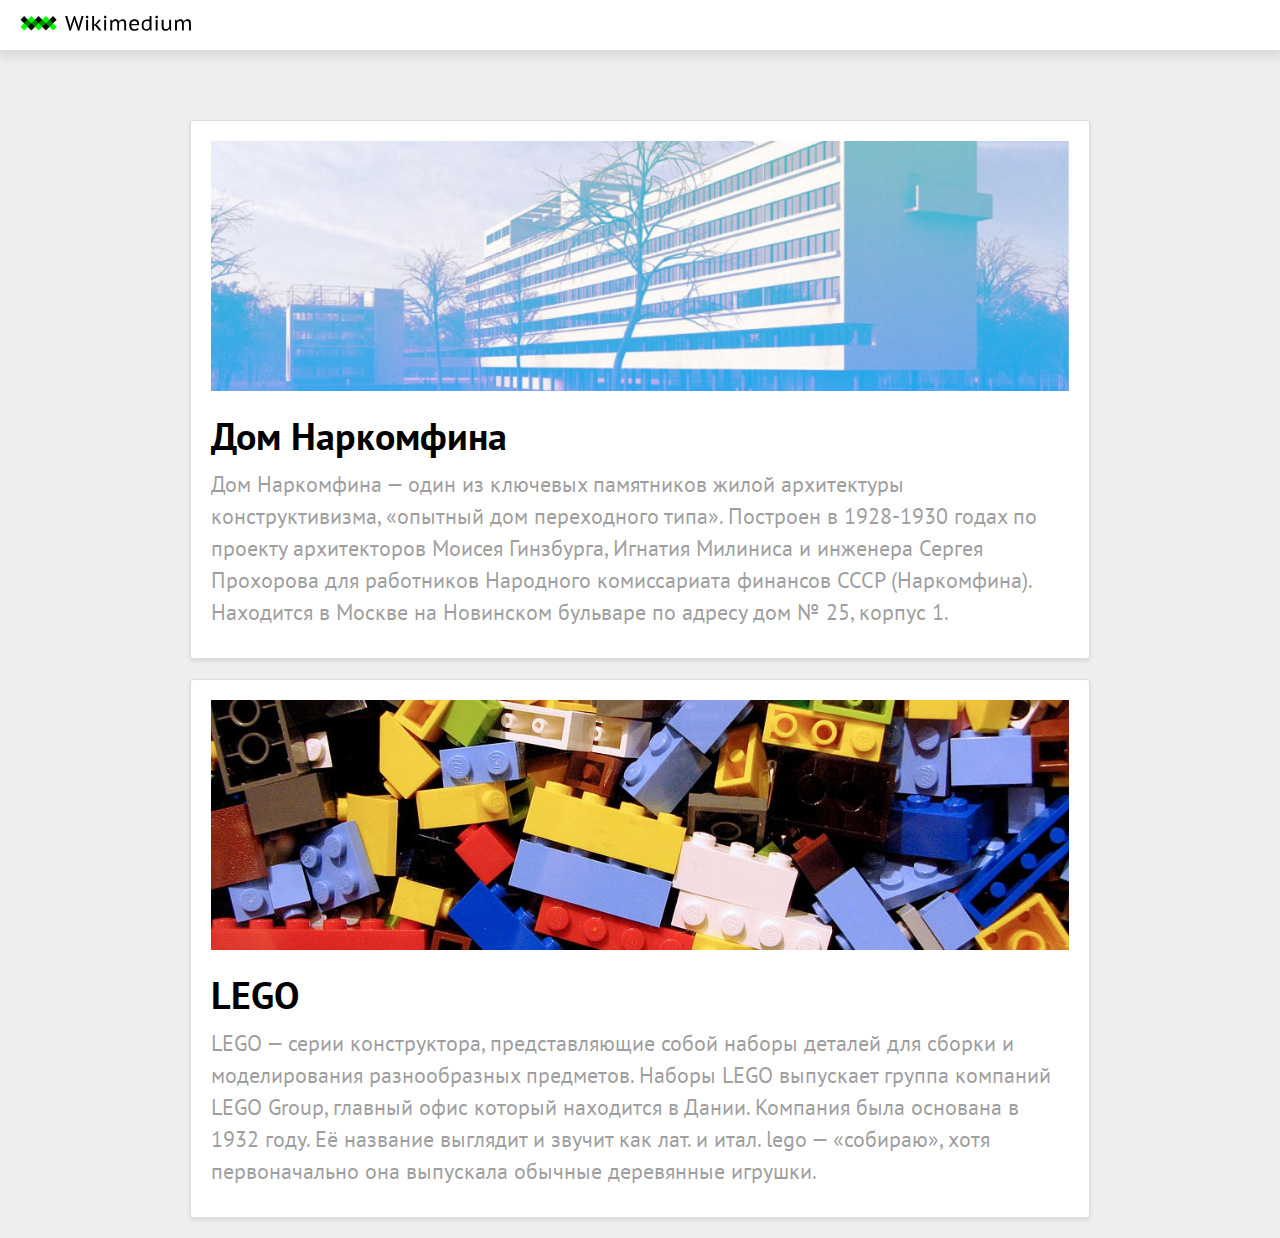
<file: index.html>
<!DOCTYPE html>
<html lang="en" dir="ltr">
  <head>
    <meta name="viewport" content="width=device-width">
    <meta property="og:type" content="article">
    <meta property="og:url" content="danilhautilus911.github.io">
    <meta property="og:title" content="Wikimedium">
    <meta property="og:description" content="Учебный проект по HTML/CSS">
    <meta property="og:image" content="{https://upload.wikimedia.org/wikipedia/commons/thumb/7/79/Narkomfin_Building_Moscow_2007_01.jpg/450px-Narkomfin_Building_Moscow_2007_01.jpg}">
    <link rel="icon" type="image/x-icon" href="images/favicon.ico" />
    <link rel="icon" type="image/png" href="images/favicon.png" />
    <meta charset="utf-8">
    <link rel="stylesheet" href="stylesheets/style.css">

    <title>Wikimedium</title>
    <style media="screen">
      body {
        background: #eee;
      }
    </style>
  </head>
  <body>
    <div class="menubar">
      <a href="index.html"><img src="images/logo.svg" alt=""></a>
      <!-- <a href="about.html">О проекте</a> -->
    </div>

    <div class="index_item">
      <img src="images/narkomfin 1.jpg" alt="Наркомфин">
      <h1>Дом Наркомфина</h1>
      <p>Дом Наркомфина — один из ключевых памятников жилой архитектуры конструктивизма, «опытный дом переходного типа». Построен в 1928-1930 годах по проекту архитекторов Моисея Гинзбурга, Игнатия Милиниса и инженера Сергея Прохорова для работников Народного комиссариата финансов СССР (Наркомфина). Находится в Москве на Новинском бульваре по адресу дом № 25, корпус 1.</p>
      <a href="narkomfin.html"></a>
    </div>

    <div class="index_item">
      <img src="images lg/Lego_bricks.jpg" alt="Наркомфин">
      <h1>LEGO</h1>
      <p>LEGO — серии конструктора, представляющие собой наборы деталей для сборки и моделирования разнообразных предметов. Наборы LEGO выпускает группа компаний LEGO Group, главный офис который находится в Дании. Компания была основана в 1932 году. Её название выглядит и звучит как лат. и итал. lego — «собираю», хотя первоначально она выпускала обычные деревянные игрушки.</p>
      <a href="lego.html"></a>
    </div>
  </body>
</html>
</file>
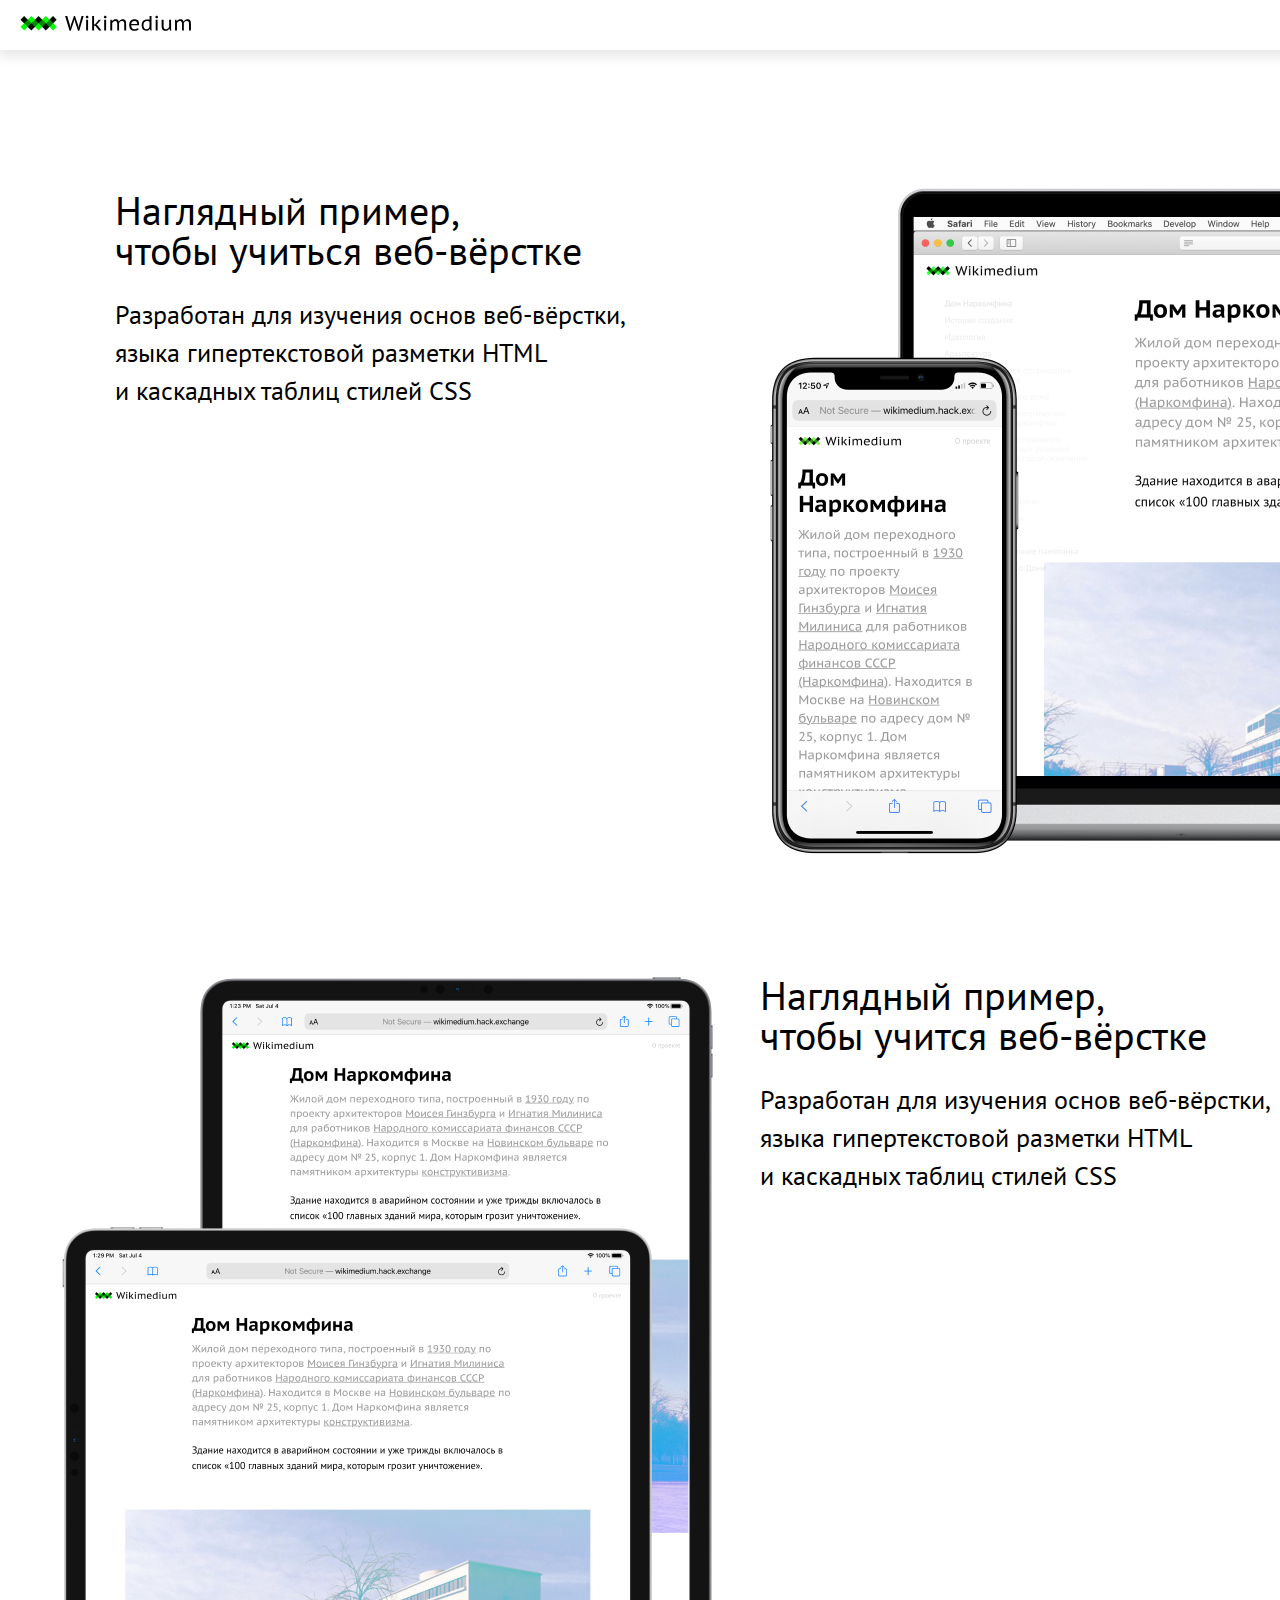
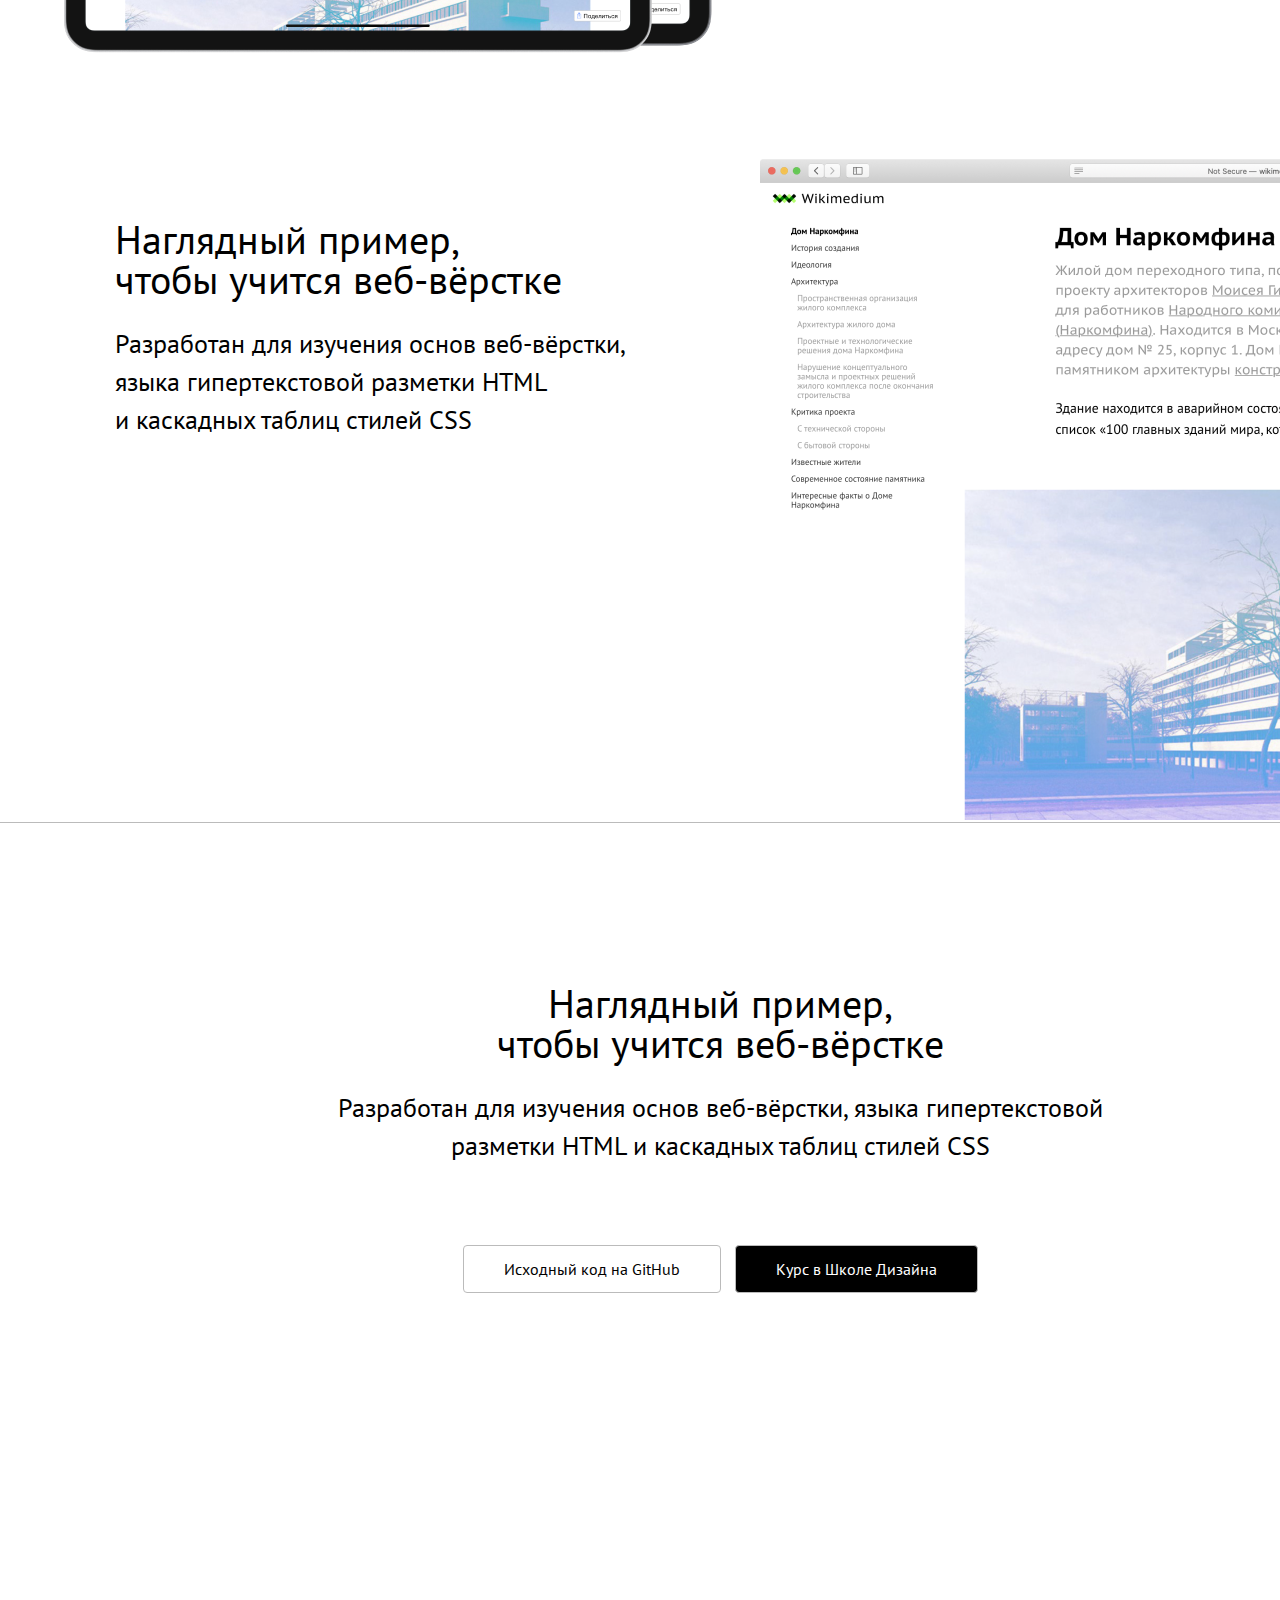
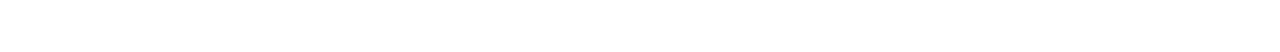
<file: about.html>
<!DOCTYPE html>
<html lang="en" dir="ltr">
  <head>
    <meta charset="utf-8">
    <link rel="stylesheet" href="stylesheets/style.css">
    <title></title>
    <style media="screen">
      body {
       width: 1440px;
       margin: 0 auto;
       background: white;
       height: 3252px;
       display: block;
       position: relative;
      }
      /* body::before {
        content: "";
        position: absolute;
        left: 0;
        top: 0;
        right: 0;
        background: url("images/1440.jpg");
        height: 100%;
        display: block;
        opacity: 1;
      } */
      html {
        background: white;
        position: relative;
        height: 100%;
      }
      section {
        display: flex;
        justify-content: space-between;
        padding-top: 80px;
      }
      section div {
        width: 50%;
        overflow: hidden;
        padding-left: 40px;
      }
      section h1,
      section p {
        width: 530px;
        margin: 0 auto;
      }
      section h1,
      .bottom_block h1 {
        font-size: 40px;
        margin-top: 60px;
        margin-bottom: 26px;
      }
      section p,
      .bottom_block p {
        font-size: 26px;
        line-height: 38px;
      }
      section div:nth-of-type(2) h1,
      section div:nth-of-type(2) p {
        margin-left: 0px;
      }
      section div:nth-of-type(2) h1 {
        margin-top: 20px;
      }
      .bottom_block p,
      .bottom_block h1 {
        width: 800px;
        margin-left: auto;
        margin-right: auto;
      }
      .bottom_block {
        text-align: center;
        padding-top: 100px;
        border-top: 1px solid #bbb;
      }
      .btn {
        text-decoration: none;
        border: 1px solid #bbb;
        padding: 15px 40px;
        background: white;
        border-radius: 4px;
        display: inline-block;
        margin: 80px 5px 0;
      }
      .btn-black {
        color: white;
        background: black;
        border-color: black:
      }
    </style>
  </head>
  <body>
    <div class="menubar">
      <a href="index.html"><img src="images/logo.svg" alt=""></a>
      <a href="about.html">О проекте</a>
    </div>
    <section>
      <div>
      <h1>Наглядный пример, <br> чтобы учиться веб-вёрстке</h1>
      <p>Разработан для изучения основ веб-вёрстки, языка гипертекстовой разметки HTML и&nbsp;каскадных таблиц стилей CSS </p>
      </div>
      <div>
      <img src="images/about1.png" alt="">
      </div>
    </section>

    <section>
      <div>
      <img src="images/about2.png" alt="">
      </div>
      <div>
      <h1>Наглядный пример, <br> чтобы учится веб-вёрстке</h1>
      <p>Разработан для изучения основ веб-вёрстки, языка гипертекстовой разметки HTML и&nbsp;каскадных таблиц стилей CSS </p>
      </div>
    </section>

    <section>
      <div>
      <h1>Наглядный пример, <br> чтобы учится веб-вёрстке</h1>
      <p>Разработан для изучения основ веб-вёрстки, языка гипертекстовой разметки HTML и&nbsp;каскадных таблиц стилей CSS </p>
      </div>
      <div>
      <img src="images/about3.png" alt="">
      </div>
    </section>

    <div class="bottom_block">
      <h1>Наглядный пример, <br> чтобы учится веб-вёрстке</h1>
      <p>Разработан для изучения основ веб-вёрстки, языка гипертекстовой разметки HTML и&nbsp;каскадных таблиц стилей CSS </p>
      <a class='btn' href="#">Исходный код на GitHub</a>
      <a class='btn btn-black' href="#">Курс в Школе Дизайна</a>

    </div>
  </body>
</html>
</file>
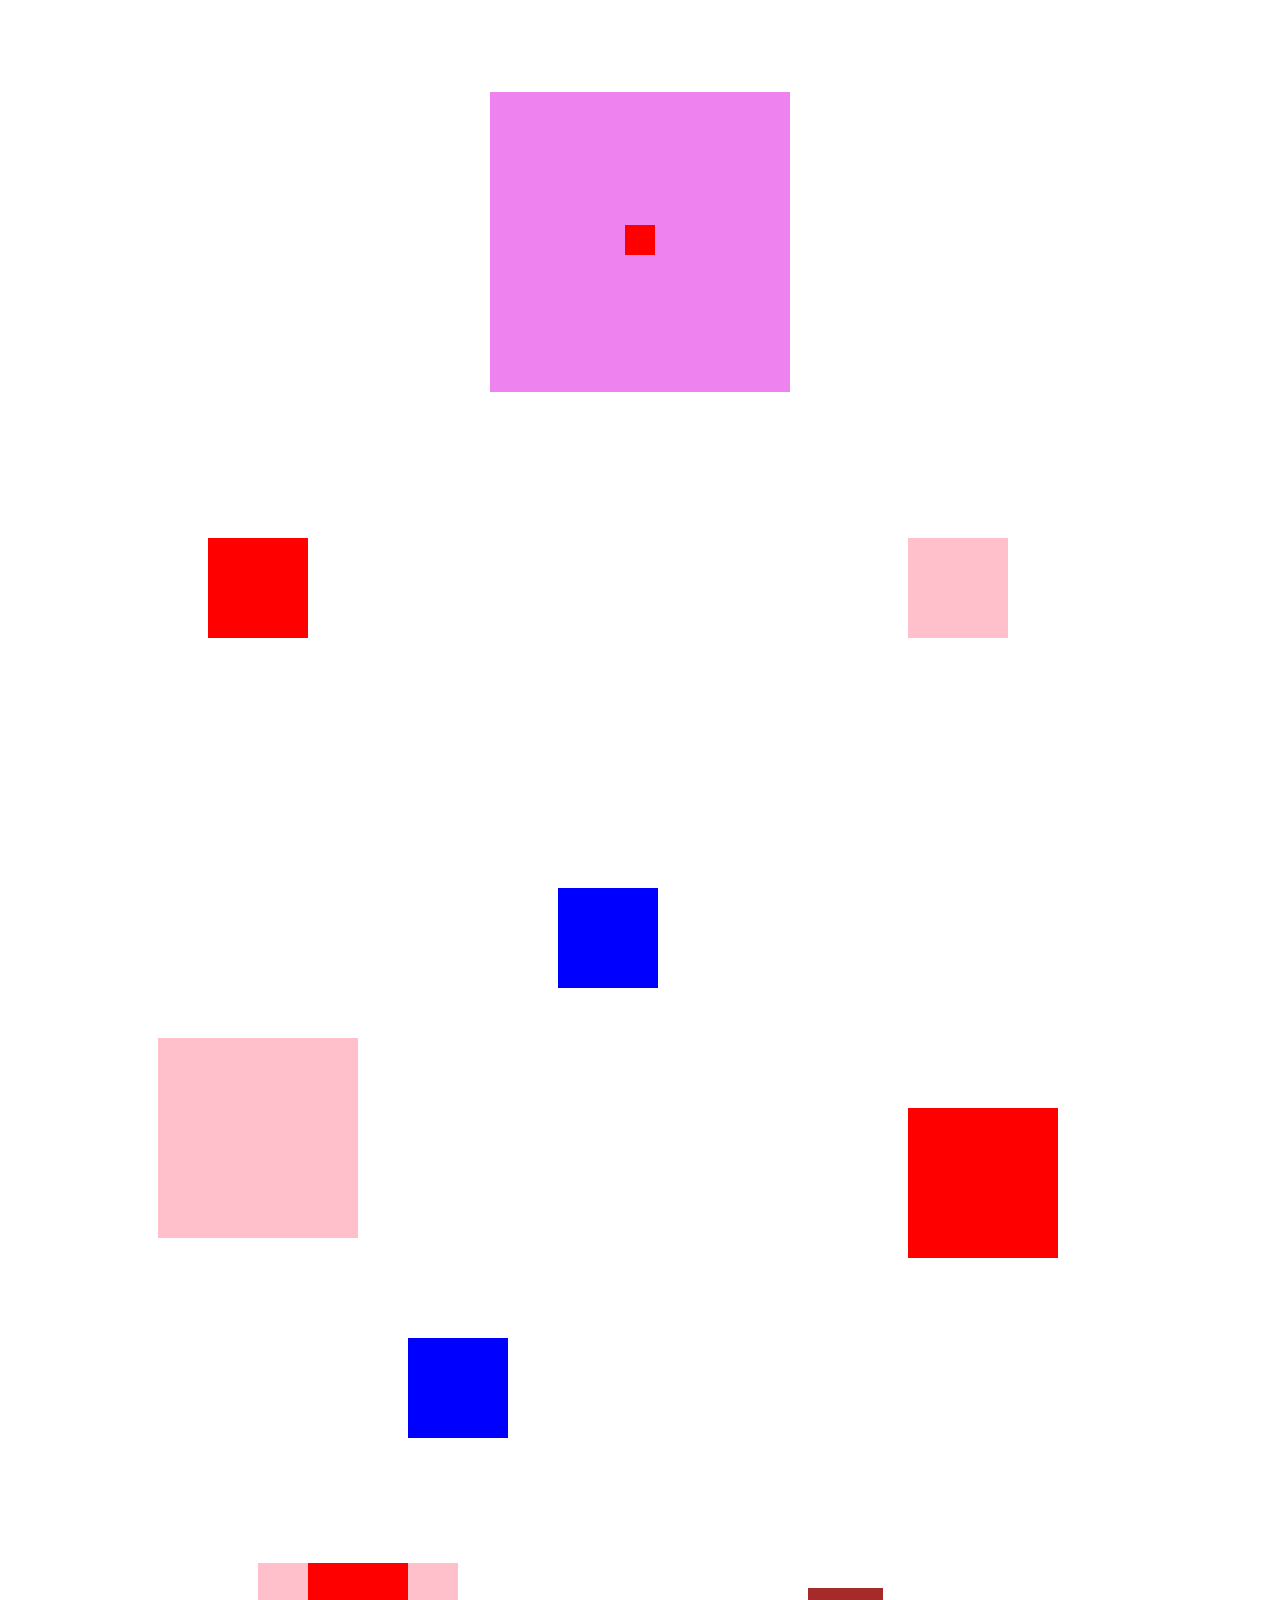
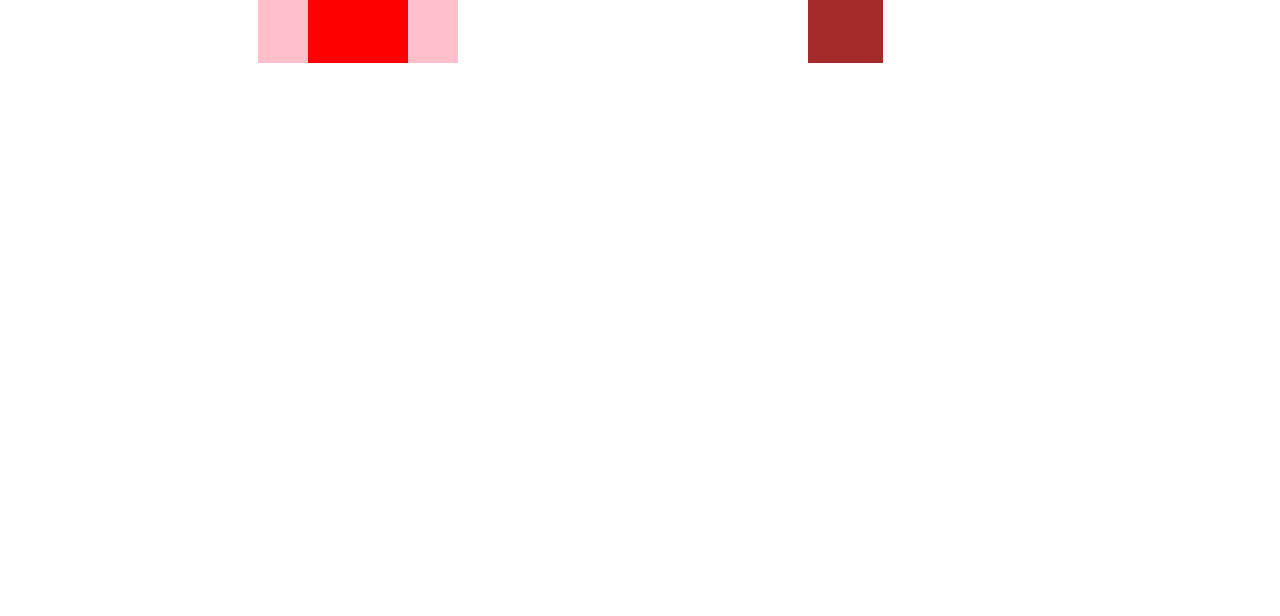
<file: animation dz.html>
<!DOCTYPE html>
<!-- saved from url=(0149)file:///C:/Users/%D0%94%D0%B0%D0%BD%D0%B8%D0%BB/OneDrive/%D0%94%D0%BE%D0%BA%D1%83%D0%BC%D0%B5%D0%BD%D1%82%D1%8B/GitHub/Wikimedium/animation%20dz.html -->
<html lang="en" dir="ltr"><head><meta http-equiv="Content-Type" content="text/html; charset=UTF-8">
    
    <title></title>
    <style media="screen">
        body {
          height: 2200px;
        }
        .first {
          width: 300px;
          height: 300px;
          background-color: violet;
          margin: 0 auto;
          position: relative;
          top: 84px;
          animation: first2 8s infinite normal ease-in-out;
        }
        .first1 {
          width: 30px;
          height: 30px;
          background-color: red;
          margin: 0 auto;
          position: relative;
          top: -83px;
          animation: first1 2s infinite ease-in-out;
        }
        @keyframes first1 {
          70%{
            opacity: 1;
          }
          100%{
            border-radius: 50%;
            transform: scale(10);
            opacity: 0;
          }
        }
        @keyframes first2 {
          0% {
            transform: rotate(0deg);
          }
          25% {
            transform: rotate(90deg);
          }
          50% {
            transform: rotate(180deg);
          }
          75% {
            transform: rotate(270deg);
          }
          100% {
            transform: rotate(360deg);
          }
        }
        .second1 {
          width: 100px;
          height: 100px;
          margin-left: 200px;
          top: 200px;
          position: relative;
        }
        .second2 {
          width: 100px;
          height: 100px;
          background-color: red;
          position: relative;
          animation: second2 3s infinite alternate cubic-bezier(0.9, -0.9 , 0.6, -0.6);
        }
        @keyframes second2 {
          0% {
            transform: translateX(0);
          }
          100% {
            transform: translateX(200px) rotate(180deg) scale(2) ;
            background-color: yellow;
          }
        }
        .third {
          width: 100px;
          height: 100px;
          background-color: pink;
          margin-left: 900px;
          position: relative;
          top: 100px;
          animation: third3 6s infinite alternate backwards ease-in-out;
        }
        @keyframes third3 {
          0%, 10% {
            transform: scale(2);
          }
          30% {
            transform: rotateX(-180deg);
            background-color: blue;
          }
          50% {
            transform: rotateZ(-360deg) translateY(200px) scale(1.8);
          }
          100% {
            transform: none;
            background-color: violet;
          }
        }
        .fourth {
          width: 200px;
          height: 200px;
          background-color: pink;
          margin-left: 150px;
          position: relative;
          top: 500px;
          animation: fourth4 0.2s infinite alternate ease-in-out;
        }
        @keyframes fourth4 {
          0%{
            transform: rotateZ(-1deg);
          }
          5%{
            transform: rotateZ(2deg);
          }
          10%{
            transform: rotateZ(-2deg);
          }
          15%{
            transform: rotateZ(1deg);
          }
          70% {
            transform: scale(1.05) rotateX(30deg);
          }
          100% {
            transform: scale(1.2) rotateX(-30deg);
          }
        }
        .fifth {
          width: 100px;
          height: 100px;
          background-color: blue;
          margin-left: 550px;
          position: relative;
          top: 150px;
          animation: fifth5 2s infinite alternate steps(10,start);
        }
        @keyframes fifth5 {
          0% {
            filter: blur(5px);
          }
          100%{
            background-color: red;
            transform: scaleX(2) scaleY(2) rotate(180deg);
            border-radius: 50%;
            filter: blur(20px);
          }
        }
        .sixth {
          width: 100px;
          height: 100px;
          background-color: blue;
          margin-left: 400px;
          position: relative;
          top: 500px;
          animation: sixth6 3s infinite cubic-bezier(1,-1,.3, 2);
        }
        @keyframes sixth6 {
          30%{
            transform: translateX(-12em);
          }
          50% {
            transform: scale(2);
            background-color: yellow;
          }
          70%{
            transform: translateX(12em);
          }
        }
        .seventh {
          width: 150px;
          height: 150px;
          background-color: red;
          margin-left: 900px;
          position: relative;
          top: 170px;
          animation: seventh7 7s infinite cubic-bezier(1,-1,.3, 2);
        }
        .eighth{
          width: 75px;
          height: 75px;
          background-color: brown;
          margin-left: 800px;
          position: relative;
          top: 500px;
          animation: seventh7 4s infinite ease-in;
          transform-origin: 10em 50%;
        }
        @keyframes seventh7 {
          40%{
            transform: rotateZ(360deg) scale(-1);
            border-radius: 50%;
            background-color: black;
          }
        }
        .ninth {
          width: 200px;
          height: 100px;
          background-color: pink;
          margin-left: 250px;
          position: relative;
          top: 400px;
          animation: ninth9 2s infinite alternate ease-in-out;
          /* transform-origin: 10em 70%; */
        }
        @keyframes ninth9 {
          50% {
            filter: blur(10px);
          }
          100% {
            transform: translateY(50px);
          }
        }
        @keyframes tenth10 {
          0% {
            transform: translateY(-40px);
          }
          100% {
            transform: translateY(90px);
          }
        }
        .tenth {
          width: 100px;
          height: 100px;
          background-color: red;
          margin-left: 300px;
          position: relative;
          top: 300px;
          animation: tenth10 2s infinite alternate ease-in-out;
          /* transform-origin: 10em 70%; */
        }
    </style>
  </head>
  <body>
  <div class="first"></div>
  <div class="first1"></div>
  <div class="second1">
    <div class="second2"></div>
  </div>
  <div class="third"></div>
  <div class="fourth"></div>
  <div class="fifth"></div>
  <div class="sixth"></div>
  <div class="seventh"></div>
  <div class="eighth"></div>
  <div class="ninth"></div>
  <div class="tenth"></div>
  

</body></html>
</file>
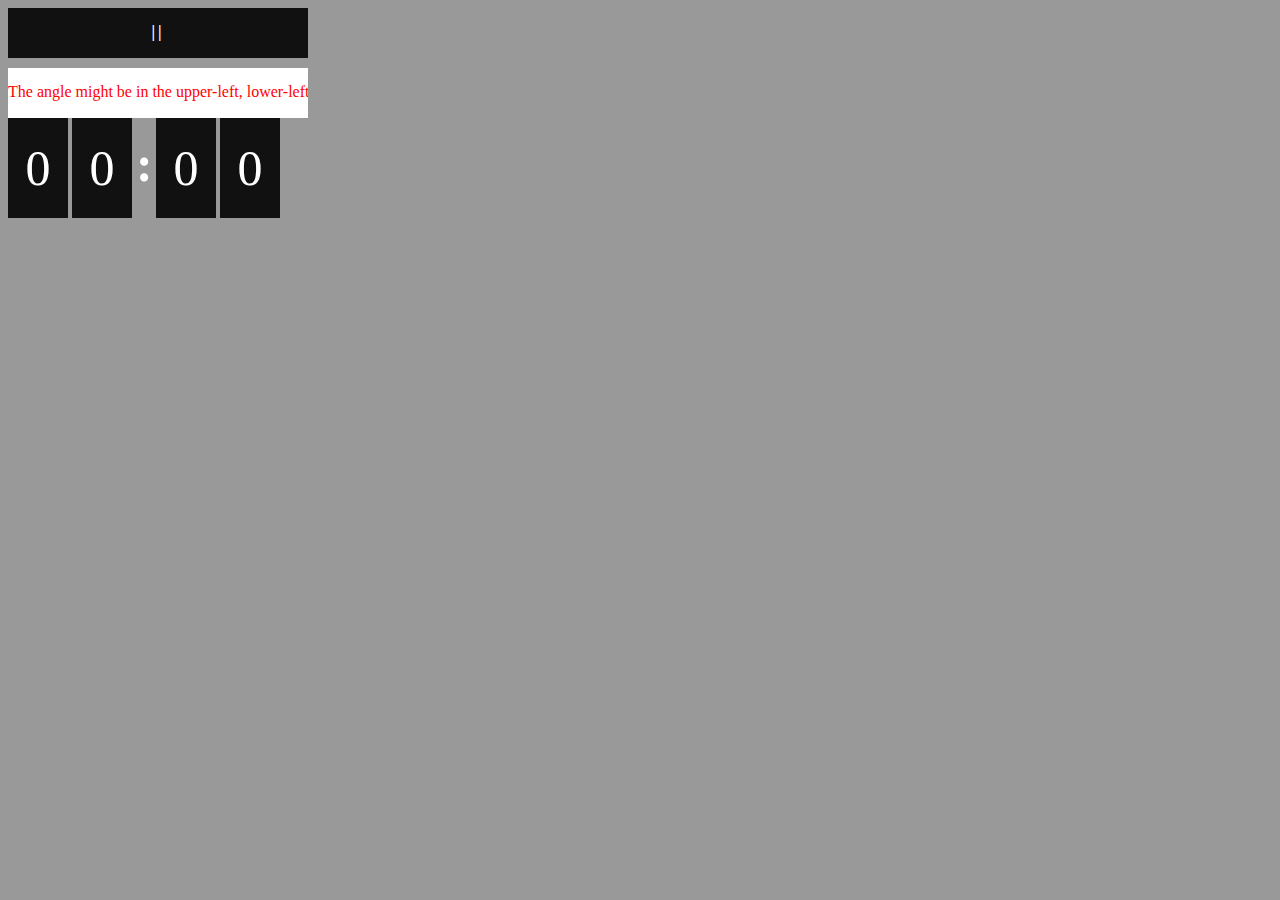
<file: animation-4.html>
<!DOCTYPE html>
<html lang="en" dir="ltr">
  <head>
    <meta charset="utf-8">
    <title></title>
    <style media="screen">
    body {
      background: #999;
    }
    * {
      box-sizing: border-box;
    }
    .container {
      background: #fff;
      height: 50px;
      width: 300px;
      overflow: hidden;
      padding: 15px 0;
      position: relative;
    }
    .row {
      width: 2000px;
      height: 20px;
      color: red;
      text-shadow: 0 0 2px 2px rgba(255, 0, 0, 0.8);
      vertical-align: middle;
      position: absolute;
      top: 15px;
      /* left: 0; */
      animation: row-move 15s linear infinite;
    }
    @keyframes row-move {
      0% {right: -2000px;}
      100% {right: 100%;}
    }
    .btn {
      width: 300px;
      height: 50px;
      margin-bottom: 10px;
      background: #111;
      text-align: center;
      color: white;
      padding: 15px 0;
      font-weight: bold;
      letter-spacing: 3px;
      transition: all 2s;
    }
    .btn:hover {
      background: red;
      transition: all .2s;
    }
    .btn:hover + .container .row {
      animation-play-state: paused;
    }
    .container:hover .row {
      animation-play-state: paused;
    }
    .clock {
      width: 300px;
      height: 100px;
      position: relative;
    }
    .cl-el {
      width: 60px;
      height: 100%;
      background: #111;
      display: inline-block;
      color: white;
      vertical-align: top;
      position: relative;
      overflow: hidden;
    }
    .cl-dv {
      width: 16px;
      height: 100%;
      /* background: #111; */
      display: inline-block;
      color: white;
      vertical-align: top;
      font-size: 50px;
      padding: 17px 0;
      font-weight: bold;
    }
    .num {
      width: 60px;
      font-size: 50px;
      text-align: center;
      line-height: 100px;
      position: absolute;
      top: 0;
    }
    .sec-e {
      animation: sec 10s linear infinite;
    }
    .sec-d {
      animation: dec 60s steps(6) infinite;
    }
    .min-e {
      animation: sec 600s steps(10) infinite;
    }
    .min-d {
      animation: dec 3600s steps(6) infinite;
    }
    @keyframes sec {
      0% {top: 0;}
      100% {top: -1000%;}
    }
    @keyframes dec {
      0% {top: 0;}
      100% {top: -600%;}
    }
    </style>
  </head>
  <body>
    <div class="btn">
      ||
    </div>

      <div class="container">
      <div class="row">
        The angle might be in the upper-left, lower-left ("Western" alphabets), or top ("Eastern" alphabets). Other variants had a vertical line with a horizontal or sloped stroke running to the right.
      </div>
      </div>

      <div class="clock">
      <div class="cl-el">
        <div class="num min-d">
          0 1 2 3 4 5
        </div>
      </div>

      <div class="cl-el">
        <div class="num min-d">
          0 1 2 3 4 5 6 7 8 9 0
        </div>
      </div>

      <div class="cl-dv">:</div>

      <div class="cl-el">
        <div class="num sec-d">
          0 1 2 3 4 5
        </div>
      </div>

      <div class="cl-el">
        <div class="num sec-e">
          0 1 2 3 4 5 6 7 8 9
        </div>
      </div>

    </div>


  </body>
</html>
</file>
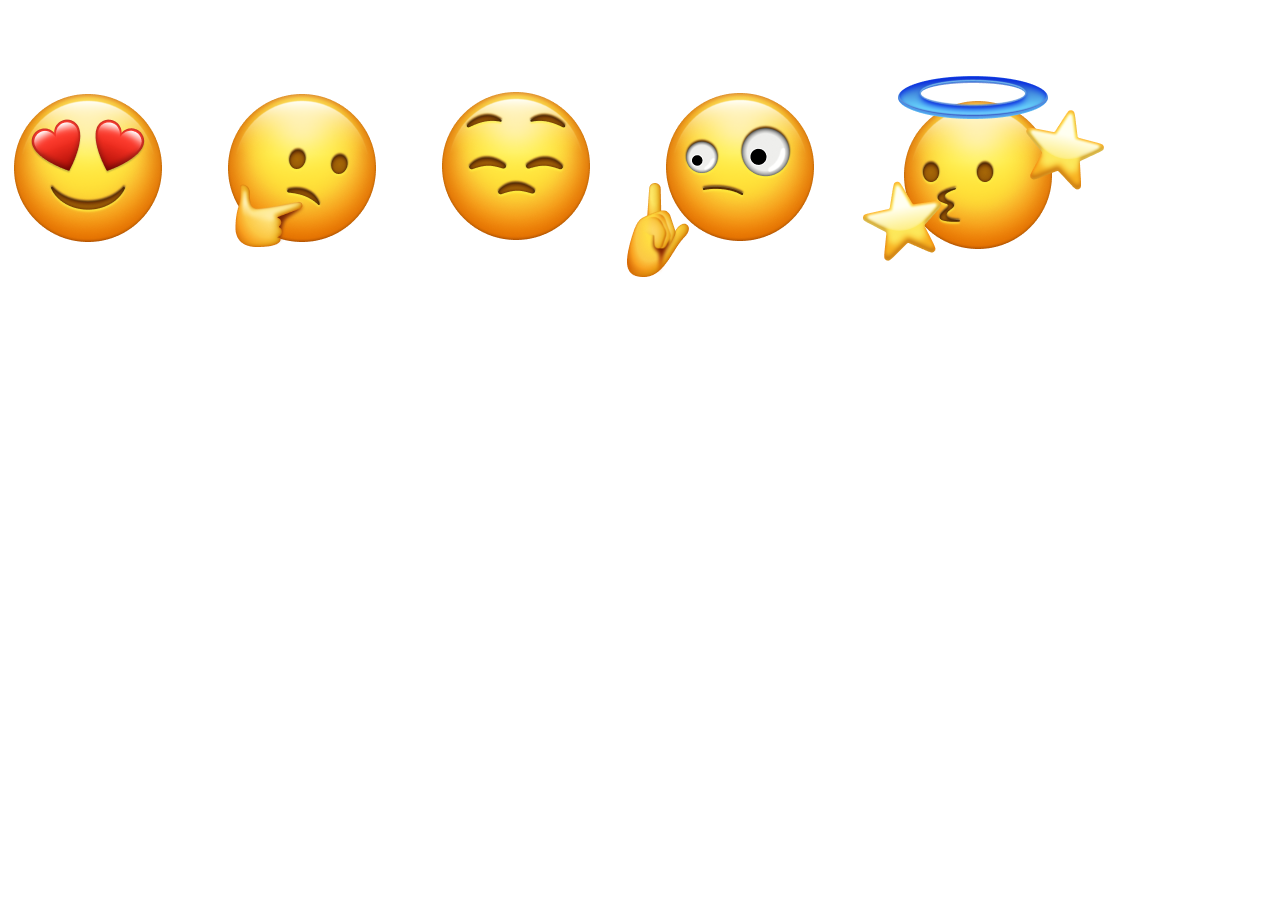
<file: animation3.html>
<!DOCTYPE html>
<html lang="en" dir="ltr">
  <head>
    <meta charset="utf-8">
    <title></title>
    <style media="screen">
      .emoji {
        width: 160px;
        height: 160px;
        margin-right: 50px;
        display: inline-block;
        position: relative;
        background: url('images/Group 1.png');
      }
      .emoji-e {
        width: 160px;
        height: 160px;
        display: block;
        position: absolute;
        left: 0px;
        top: 0px;
        background: url('images/Group 1.png');
        background-position: -320px top;
        animation: smile 1s steps(1) alternate infinite;
        /* animation-play-state: paused; */
      }
      .emoji-m {
        width: 160px;
        height: 160px;
        display: block;
        position: absolute;
        left: 0px;
        top: 0px;
        background: url('images/Group 1.png');
        background-position: -160px top;
        /* animation: smile 1s steps(1) alternate infinite; */
        /* animation-play-state: paused; */
      }
      @keyframes smile {
        0%{background-position: -320px top;}
        33%{background-position: -480px top;}
        66%{background-position: -640px top;}
      }
      .emoji2 {
        width: 160px;
        height: 160px;
        margin-right: 50px;
        display: inline-block;
        position: relative;
        background: url('images/Group 2.png');
        /* animation: spin 3s infinite; */
      }
      .emoji-e2 {
        width: 160px;
        height: 160px;
        display: block;
        position: absolute;
        left: 0px;
        top: 0px;
        background: url('images/Group 2.png');
        background-position: -960px top;
        /* animation: smile 1s steps(1) alternate infinite; */
        /* animation-play-state: paused; */
      }
      .emoji-m2 {
        width: 160px;
        height: 160px;
        display: block;
        position: absolute;
        left: 0px;
        top: 0px;
        background: url('images/Group 2.png');
        background-position: -320px top;
        animation: blink2 2.5s steps(1) infinite;
        /* animation-play-state: paused; */
      }
      .emoji-h2 {
        width: 160px;
        height: 160px;
        display: block;
        position: absolute;
        left: 0px;
        top: 0px;
        background: url('images/Group 2.png');
        background-position: -160px top;
        animation: hand2 2.5s steps(1) infinite;
        /* animation-play-state: paused; */
      }
      @keyframes blink2 {
        0%{background-position: -320px top;}
        20%{background-position: -480px top;}
        40%{background-position: -640px top;}
        60%{background-position: -480px top;}
        80%{background-position: -800px top;}
      }
      @keyframes hand2 {
        0%{background-position: -160px top;}
        /* 20%{background-position: -960px top;} */
        /* 40%{background-position: -160px top;} */
        60%{background-position: -960px top;}
        80%{background-position: -160px top;}
      }
      .emoji3 {
        top: 40px;
        width: 160px;
        height: 220px;
        margin-right: 20px;
        display: inline-block;
        position: relative;
        background: url('images/Group 3.png');
        /* animation: spin 3s infinite; */
      }
      .emoji-e3 {
        width: 160px;
        height: 220px;
        display: block;
        position: absolute;
        left: 0px;
        top: 0px;
        background: url('images/Group 3.png');
        background-position: -1440px top;
        animation: smile3 2s steps(1) alternate infinite;
        /* animation-play-state: paused; */
      }
      .emoji-m3 {
        width: 160px;
        height: 220px;
        display: block;
        position: absolute;
        left: 0px;
        top: 0px;
        background: url('images/Group 3.png');
        background-position: -1280px top;
        animation: blink3 2s steps(1) alternate infinite;
        /* animation-play-state: paused; */
      }
      .emoji-b3 {
        width: 160px;
        height: 220px;
        display: block;
        position: absolute;
        left: 0px;
        top: 0px;
        background: url('images/Group 3.png');
        background-position: -960px top;
        animation: brows3 2s steps(1) alternate infinite;
        /* animation-play-state: paused; */
      }
      @keyframes smile3 {
        0%{background-position: -1440px top;}
        33%{background-position: -1120px top;}
        66%{background-position: -480px top;}
      }
      @keyframes blink3 {
        0%{background-position: -1280px top;}
        33%{background-position: -800px top;}
        66%{background-position: -320px top;}
      }
      @keyframes brows3 {
        0%{opacity: 0;}
        33%{background-position: -960px top; opacity: 1;}
        66%{background-position: -160px top; opacity: 1;}
      }
      .emoji4 {
        top: 50px;
        width: 230px;
        height: 220px;
        display: inline-block;
        position: relative;
        background: url('images/Group 4.png');
        /* animation: spin 3s infinite; */
      }
      .emoji-e4 {
        width: 230px;
        height: 220px;
        display: block;
        position: absolute;
        left: 0px;
        top: 0px;
        background: url('images/Group 4.png');
        background-position: -920px top;
        animation: smile4 2s steps(1) alternate infinite;
        /* animation-play-state: paused; */
      }
      .emoji-m4 {
        width: 230px;
        height: 220px;
        display: block;
        position: absolute;
        left: 0px;
        top: 0px;
        background: url('images/Group 4.png');
        background-position: -1610px top;
        animation: blink4 2s steps(1) alternate infinite;
        /* animation-play-state: paused; */
      }
      .emoji-h4 {
        width: 230px;
        height: 220px;
        display: block;
        position: absolute;
        left: 0px;
        top: 0px;
        background: url('images/Group 4.png');
        background-position: -230px top;
        animation: hand4 2s steps(1) alternate infinite;
        /* animation-play-state: paused; */
      }
      @keyframes smile4 {
        0%{background-position: -920px top;}
        33%{background-position: -1150px top;}
        66%{background-position: -1380px top;}
      }
      @keyframes blink4 {
        0%{background-position: -1610px top;}
        33%{background-position: -1840px top;}
        66%{background-position: -2070px top;}
      }
      @keyframes hand4 {
        0%{background-position: -230px top;}
        33%{background-position: -460px top;}
        66%{background-position: -690px top;}
      }
      .emoji5 {
        top: 30px;
        width: 250px;
        height: 240px;
        display: inline-block;
        position: relative;
        background: url('images/Group 5.png');
        /* animation: spin 3s infinite; */
      }
      .emoji-e5 {
        width: 250px;
        height: 240px;
        display: block;
        position: absolute;
        left: 0px;
        top: 0px;
        background: url('images/Group 5.png');
        background-position: -250px top;
        animation: face5 2s steps(1) alternate infinite;
        /* animation-play-state: paused; */
      }
      .emoji-m5 {
        width: 250px;
        height: 240px;
        display: block;
        position: absolute;
        left: 0px;
        top: 0px;
        background: url('images/Group 5.png');
        background-position: -1000px top;
        animation: ring5 2s steps(1) alternate infinite;
        /* animation-play-state: paused; */
      }
      .emoji-s5 {
        width: 250px;
        height: 240px;
        display: block;
        position: absolute;
        left: 0px;
        top: 0px;
        background: url('images/Group 5.png');
        background-position: -1760px top;
        animation: stars5 2s steps(1) alternate infinite;
        /* animation-play-state: paused; */
      }
      @keyframes face5 {
        0%{background-position: -250px top;}
        33%{background-position: -500px top;}
        66%{background-position: -750px top;}
      }
      @keyframes ring5 {
        0%{background-position: -1000px top;}
        33%{background-position: -1250px top;}
        66%{background-position: -1500px top;}
      }
      @keyframes stars5 {
        0%{background-position: -1760px top;}
        33%{background-position: -2020px top;}
        66%{background-position: -2280px top;}
      }
    </style>
  </head>
  <body>
    <div class="emoji">
      <div class="emoji-e"></div>
      <div class="emoji-m"></div>
    </div>
    <div class="emoji2">
      <div class="emoji-e2"></div>
      <div class="emoji-m2"></div>
      <div class="emoji-h2"></div>
    </div>
    <div class="emoji3">
      <div class="emoji-e3"></div>
      <div class="emoji-m3"></div>
      <div class="emoji-b3"></div>
    </div>
    <div class="emoji4">
      <div class="emoji-e4"></div>
      <div class="emoji-m4"></div>
      <div class="emoji-h4"></div>
    </div>
    <div class="emoji5">
      <div class="emoji-e5"></div>
      <div class="emoji-m5"></div>
      <div class="emoji-s5"></div>
    </div>
  </body>
</html>
</file>
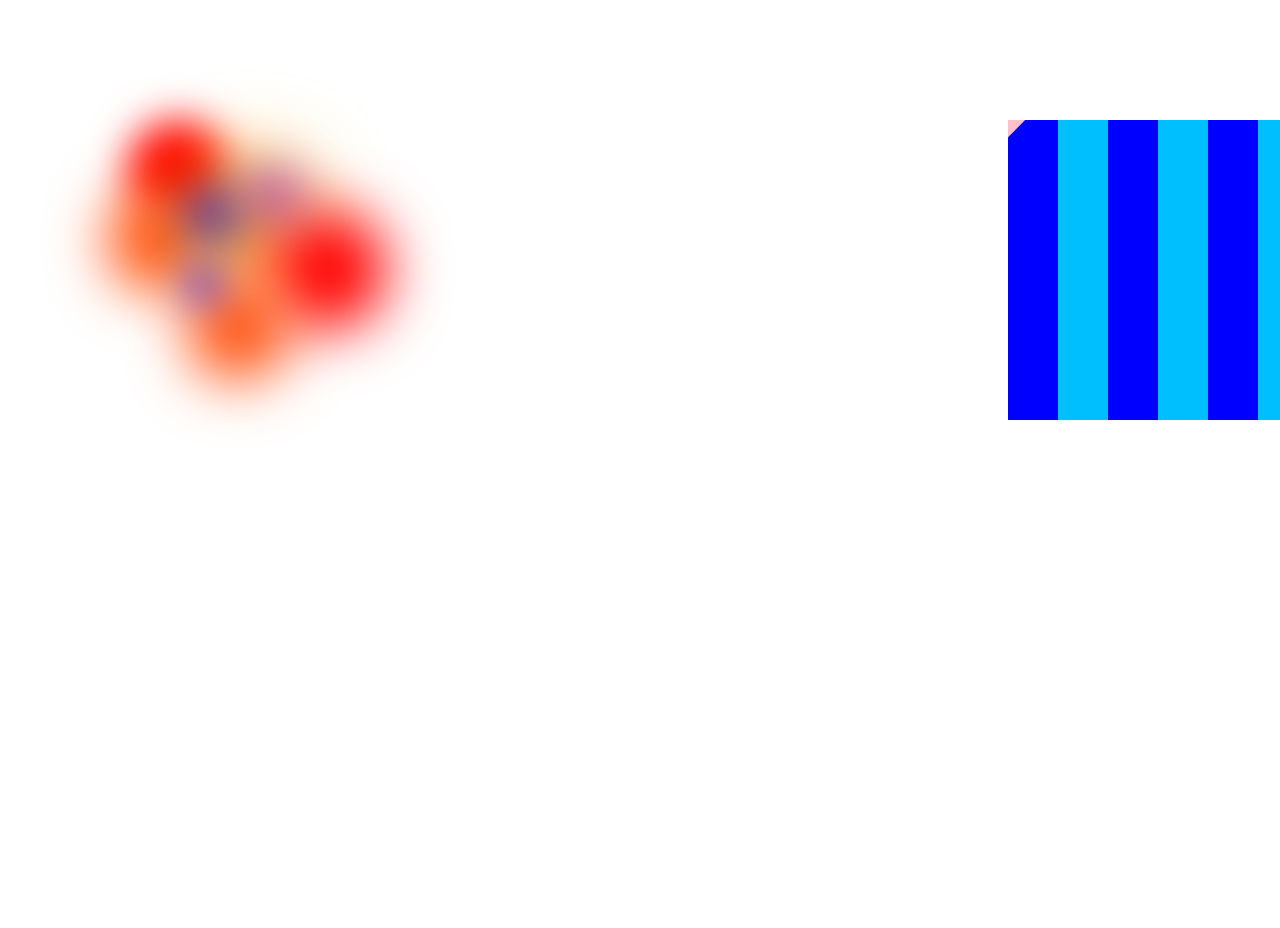
<file: animationdz2.html>
<!DOCTYPE html>
<html lang="en" dir="ltr">
  <head>
    <meta charset="utf-8">
    <title></title>
    <style media="screen">
      .first {
        height: 300px;
        width: 300px;
        position: relative;
        left: 100px;
        top: 100px;
        /* padding: 100px; */
      }
      .first1 {
        height: 100px;
        width: 100px;
        margin: 20px;
        border-radius: 50%;
        background-color: red;
        filter: blur(20px);
        position: relative;
        animation: first1a 14s alternate infinite ease-in;
      }
      @keyframes first1a {
        100% {transform: translateX(100px) translateY(30px);}
      }
      .first2 {
        height: 100px;
        width: 100px;
        border-radius: 50%;
        background-color: #FF4500;
        filter: blur(30px);
        position: relative;
        margin-top: -50px;
        animation: first2a 12s alternate infinite;
      }
      @keyframes first2a {
        100% {transform: translateX(30px);}
      }
      .first3 {
        height: 120px;
        width: 120px;
        border-radius: 50%;
        background-color: #FFA500;
        filter: blur(40px);
        position: relative;
        margin-left: 80px;
        margin-top: -130px;
        animation: first3a 10s alternate infinite;
      }
      @keyframes first3a {
        100% {transform: rotateZ(230deg) translateY(50px); background-color: #9932CC; filter: blur(25px);}
      }
      .first4 {
        height: 120px;
        width: 120px;
        border-radius: 50%;
        background-color: red;
        filter: blur(30px);
        position: relative;
        margin-left: 160px;
        margin-top: -70px;
        animation: first4a 7s alternate infinite;
      }
      @keyframes first4a {
        100% {transform: translateY(30px) translateX(-50px); filter: blur(25px); background-color: orange;}
      }
      .first5 {
        height: 100px;
        width: 100px;
        border-radius: 50%;
        background-color: #FF4500;
        filter: blur(30px);
        position: relative;
        margin-left: 80px;
        margin-top: -50px;
        animation: first5a 8s alternate infinite;
      }
      @keyframes first5a {
        100% {transform: rotateZ(-60deg) translateY(-30px); filter: blur(15px); background-color: red}
      }
      .first6 {
        height: 30px;
        width: 30px;
        border-radius: 50%;
        background-color: blue;
        filter: blur(20px);
        position: relative;
        margin-left: 80px;
        margin-top: -110px;
        animation: first6a 8s alternate infinite;
      }
      @keyframes first6a {
        100% {transform: translateX(60px) translateY(20px);}
      }
      .first7 {
        height: 50px;
        width: 50px;
        border-radius: 50%;
        background-color: #0000CD;
        filter: blur(25px);
        position: relative;
        margin-left: 80px;
        margin-top: -110px;
        animation: first7a 10s alternate infinite;
      }
      @keyframes first7a {
        100% {transform: scale(1.2) translateX(10px) translateY(15px); filter: blur(18px);}
      }
      .first8 {
        height: 50px;
        width: 50px;
        border-radius: 50%;
        background-color: #9932CC;
        filter: blur(25px);
        position: relative;
        margin-left: 140px;
        margin-top: -70px;
        animation: first8a 16s alternate infinite;
      }
      @keyframes first8a {
        50% {
          filter: blur(15px); transform: scale(1.3);
        }
        100% {transform: rotateZ(180deg) translateX(80px) translateY(-10px); background-color: #FF4500;}
      }
      /* .first9 {
        height: 50px;
        width: 50px;
        border-radius: 50%;
        background-color: blue;
        filter: blur(25px);
        position: relative;
        margin-left: 150px;
        margin-top: 100px;
      } */
      .second {
        height: 300px;
        width: 300px;
        position: relative;
        top: -200px;
        left: 500px;
        display: flex;
        align-items: center;
        justify-content: center;
        overflow: hidden;
      }
      .second1 {
        height: 20px;
        width: 20px;
        /* border-radius: 50%; */
        background: red;
        position: absolute;
        animation: second1a 9s alternate infinite ease-in;
        opacity: 0;
      }
      .second2 {
        height: 20px;
        width: 20px;
        /* border-radius: 50%; */
        background: #9932CC;
        position: absolute;
        animation: second2a 9s alternate infinite ease-in;
        opacity: 0;
      }
      .second3 {
        height: 20px;
        width: 20px;
        /* border-radius: 50%; */
        background: orange;
        position: absolute;
        animation: second3a 9s alternate infinite ease-in;
        opacity: 0;
      }
      .second4 {
        height: 20px;
        width: 20px;
        /* border-radius: 50%; */
        background: #FF4500;
        position: absolute;
        animation: second4a 9s alternate infinite ease-in;
        opacity: 0;
      }
      .second5 {
        height: 20px;
        width: 20px;
        /* border-radius: 50%; */
        background: #9932CC;
        position: absolute;
        animation: second5a 9s alternate infinite ease-in;
        opacity: 0;
      }
      @keyframes second1a {
        0% {opacity: 1; transform: scale(1);}
        55% {opacity: 1; transform: scale(19) rotate(180deg); }
        100% {opacity: 1; transform: scale(19) rotate(180deg); }
      }
      @keyframes second2a {
        0% {opacity: 1; transform: scale(1);}
        11.2% {opacity: 1; transform: scale(1);}
        67.5% {opacity: 1; transform: scale(19) rotate(180deg); }
        100% {opacity: 1; transform: scale(19) rotate(180deg);  }
      }
      @keyframes second3a {
        0% {opacity: 1; transform: scale(1);}
        22.4% {opacity: 1; transform: scale(1);}
        78.4% {opacity: 1; transform: scale(19)rotate(180deg); }
        100% {opacity: 1; transform: scale(19)rotate(180deg);  }
      }
      @keyframes second4a {
        0% {opacity: 1; transform: scale(1);}
        34.6% {opacity: 1; transform: scale(1);}
        89.6% {opacity: 1; transform: scale(19)rotate(180deg); }
        100% {opacity: 1; transform: scale(19)rotate(180deg);  }
      }
      @keyframes second5a {
        0% {opacity: 1; transform: scale(1);}
        44.8% {opacity: 1; transform: scale(1);}
        /* 80% {opacity: 1; transform: scale(16); } */
        100% {opacity: 1; transform: scale(19) rotate(180deg);  }
      }
      .third {
        height: 300px;
        width: 300px;
        position: relative;
        top: -500px;
        left: 1000px;
        overflow: hidden;
      }
      .third1 {
        position: relative;
        height: 300px;
        width: 350px;
        left: -50px;
        background-color: blue;
        display: flex;
        overflow: hidden;
      }
      .third12 {
        height: 300px;
        width: 50px;
        background-color: #00BFFF;
        /* margin-left: 50px; */
        animation: third 1s infinite ease-out;
      }
      .third13 {
        height: 300px;
        width: 50px;
        background-color: #00BFFF;
        margin-left: 50px;
        animation: third 1s infinite ease-out;
      }
      .third14 {
        height: 300px;
        width: 50px;
        background-color: #00BFFF;
        margin-left: 50px;
        animation: third 1s infinite ease-out;
      }
      .third15 {
        height: 300px;
        width: 50px;
        background-color: #00BFFF;
        margin-left: 50px;
        animation: third 1s infinite ease-out;
      }
      @keyframes third {
        100% {transform: translate(100px);}
      }
      .third2 {
        position: relative;
        top: -270px;
        left: -800px;
        height: 300px;
        width: 850px;
        transform: rotate(-45deg);
        background-color: pink;
        animation: third2a 3s infinite  ease-out;
        display: flex;
        overflow: hidden;
      }
      @keyframes third2a {
        0% {transform: translateX(0px) rotate(-45deg);}
        33% {transform: translateX(280px) rotate(-45deg);}
        66% {transform: translateX(710px) rotate(-45deg);}
        100% {transform: translateX(1050px) rotate(-45deg);}
      }
      .third16 {
        height: 300px;
        width: 90px;
        background-color: red;
        margin-left: 90px;
        animation: third3a 2s infinite linear;
      }
      .third17 {
        height: 300px;
        width: 90px;
        background-color: red;
        margin-left: 90px;
        animation: third3a 2s infinite linear;
      }
      .third18 {
        height: 300px;
        width: 90px;
        background-color: red;
        margin-left: 90px;
        animation: third3a 2s infinite linear;
      }
      .third19 {
        height: 300px;
        width: 90px;
        background-color: red;
        margin-left: 90px;
        animation: third3a 2s infinite linear;
      }
      @keyframes third3a {
        100% {transform: translate(180px);}
      }
      .fourth {
        height: 320px;
        width: 320px;
        position: relative;
        top: -400px;
        left: 100px;
        background-color: black;
        display: flex;
        animation: dance 2s ease-in infinite;
      }
      @keyframes dance {
        10% {background-color: #FF4500;}
        20% {background-color: #FF8C00;}
        30% {background-color: #FF1493;}
        40% {background-color: #FFA07A;}
        50% {background-color: #FFC0CB;}
        60% {background-color: #FFA500;}
        70% {background-color: #FF0000;}
        80% {background-color: #CD5C5C;}
        90% {background-color: #DC143C;}
        100% {background-color: red;}
      }
      .td1,.td2,.td3,.td4,.td5,.td6,.td7,.td8  {
        height: 320px;
        width: 40px;
      }
      .td1 div,.td2 div,.td3 div,.td4 div,.td5 div,.td6 div,.td7 div,.td8 div {
        height: 40px;
        width: 40px;
        /* border-radius: 50%; */
      }
      .t14, .t15, .t18, .t19, .t23, .t31, .t39, .t42, .t43, .t47, .t53, .t54 {
        animation: emoji 3s alternate ease-in infinite;
      }
      @keyframes emoji {
        100% {background-color: yellow;}
      }

    </style>
  </head>
  <body>
    <div class="first">
      <div class="first1"></div>
      <div class="first2"></div>
      <div class="first3"></div>
      <div class="first4"></div>
      <div class="first5"></div>
      <div class="first6"></div>
      <div class="first7"></div>
      <div class="first8"></div>
      <div class="first9"></div>
    </div>
    <div class="second">
      <div class="second1"></div>
      <div class="second2"></div>
      <div class="second3"></div>
      <div class="second4"></div>
      <div class="second5"></div>
    </div>
    <div class="third">
      <div class="third1">
        <div class="third12"></div>
        <div class="third13"></div>
        <div class="third14"></div>
        <div class="third15"></div>
      </div>
      <div class="third2">
        <div class="third16"></div>
        <div class="third17"></div>
        <div class="third18"></div>
        <div class="third19"></div>
      </div>
    </div>
    <!-- <div class="fourth">
      <div class="td1">
        <div class="t1"></div>
        <div class="t2"></div>
        <div class="t3"></div>
        <div class="t4"></div>
        <div class="t5"></div>
        <div class="t6"></div>
        <div class="t7"></div>
        <div class="t8"></div>
      </div>
      <div class="td2">
        <div class="t9"></div>
        <div class="t10"></div>
        <div class="t12"></div>
        <div class="t13"></div>
        <div class="t14"></div>
        <div class="t15"></div>
        <div class="t16"></div>
      </div>
      <div class="td3">
        <div class="t17"></div>
        <div class="t18"></div>
        <div class="t19"></div>
        <div class="t20"></div>
        <div class="t21"></div>
        <div class="t22"></div>
        <div class="t23"></div>
        <div class="t24"></div>
      </div>
      <div class="td4">
        <div class="t25"></div>
        <div class="t26"></div>
        <div class="t27"></div>
        <div class="t28"></div>
        <div class="t29"></div>
        <div class="t30"></div>
        <div class="t31"></div>
        <div class="t32"></div>
      </div>
      <div class="td5">
        <div class="t33"></div>
        <div class="t34"></div>
        <div class="t35"></div>
        <div class="t36"></div>
        <div class="t37"></div>
        <div class="t38"></div>
        <div class="t39"></div>
        <div class="t40"></div>
      </div>
      <div class="td6">
        <div class="t41"></div>
        <div class="t42"></div>
        <div class="t43"></div>
        <div class="t44"></div>
        <div class="t45"></div>
        <div class="t46"></div>
        <div class="t47"></div>
        <div class="t48"></div>
      </div>
      <div class="td7">
        <div class="t49"></div>
        <div class="t50"></div>
        <div class="t51"></div>
        <div class="t52"></div>
        <div class="t53"></div>
        <div class="t54"></div>
        <div class="t55"></div>
        <div class="t56"></div>
      </div>
      <div class="td8">
        <div class="t57"></div>
        <div class="t58"></div>
        <div class="t59"></div>
        <div class="t60"></div>
        <div class="t61"></div>
        <div class="t62"></div>
        <div class="t63"></div>
        <div class="t64"></div>
      </div>
    </div> -->

  </body>
</html>
</file>
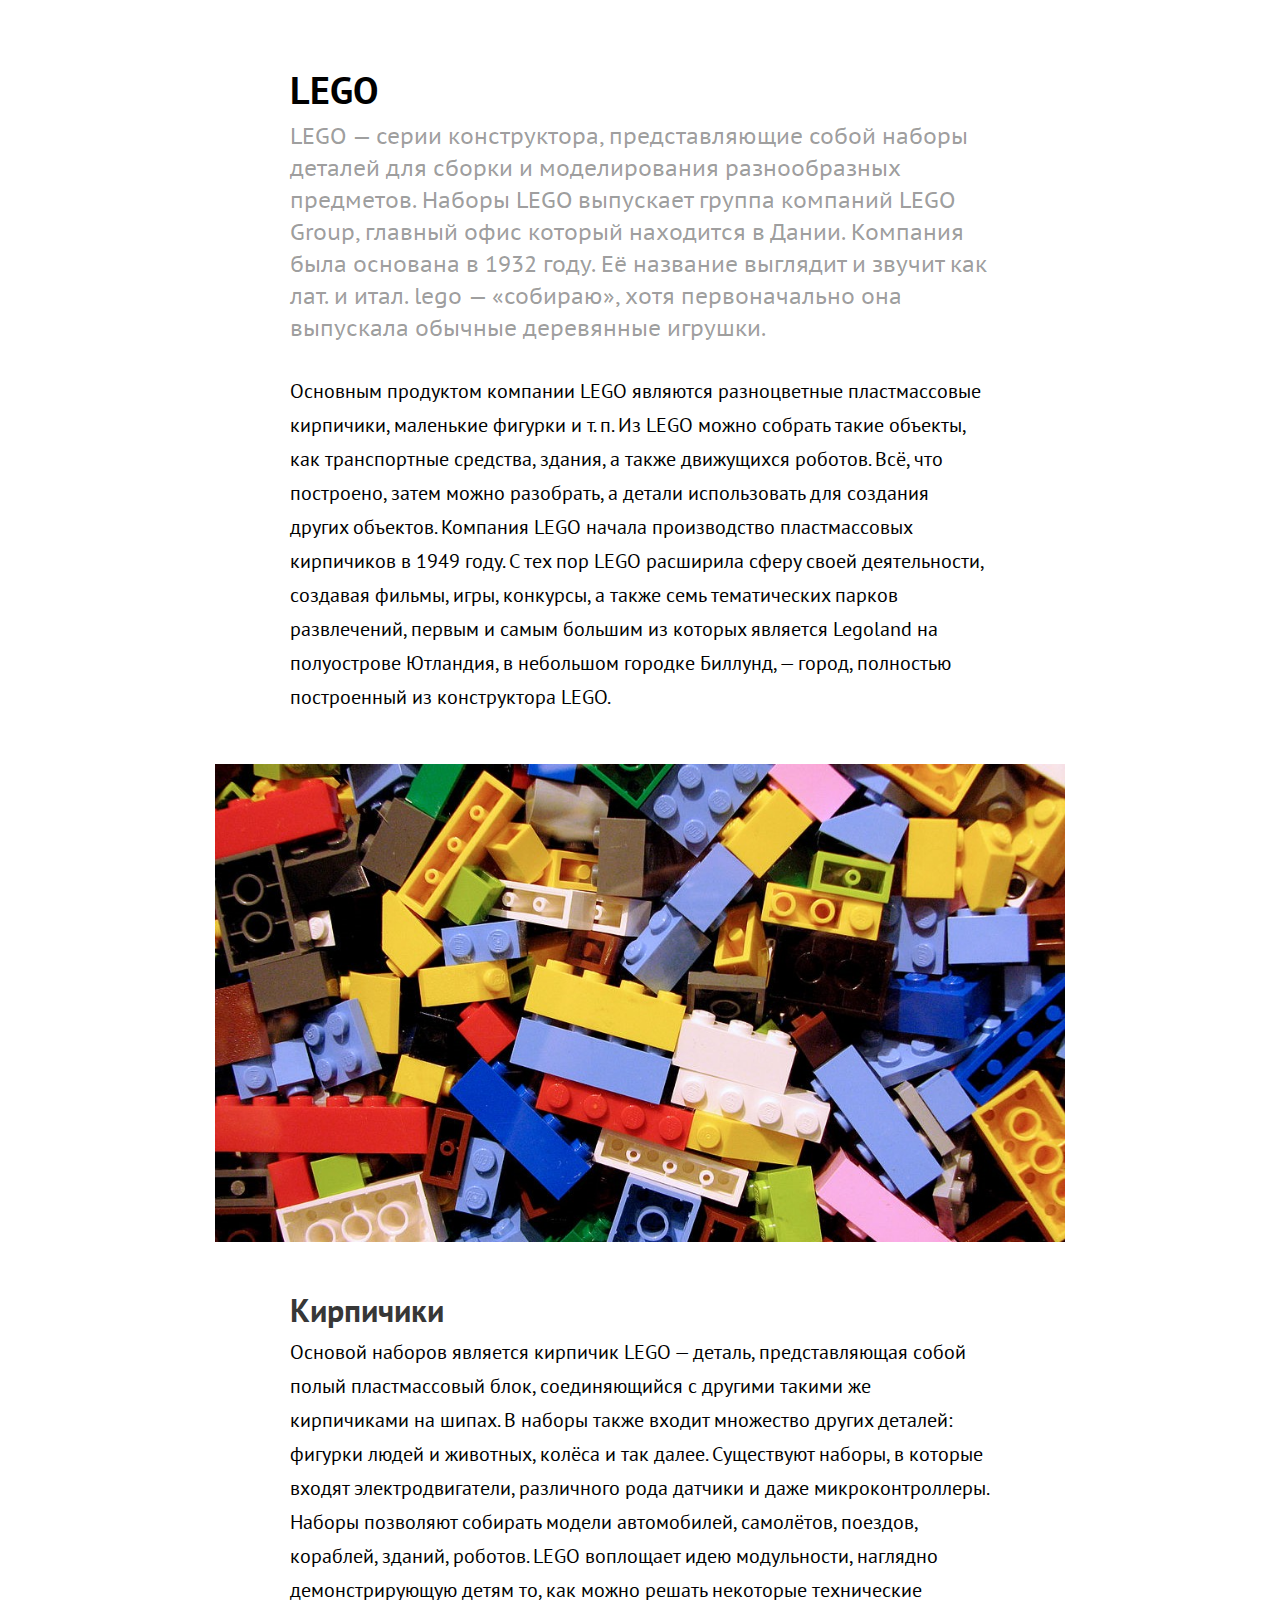
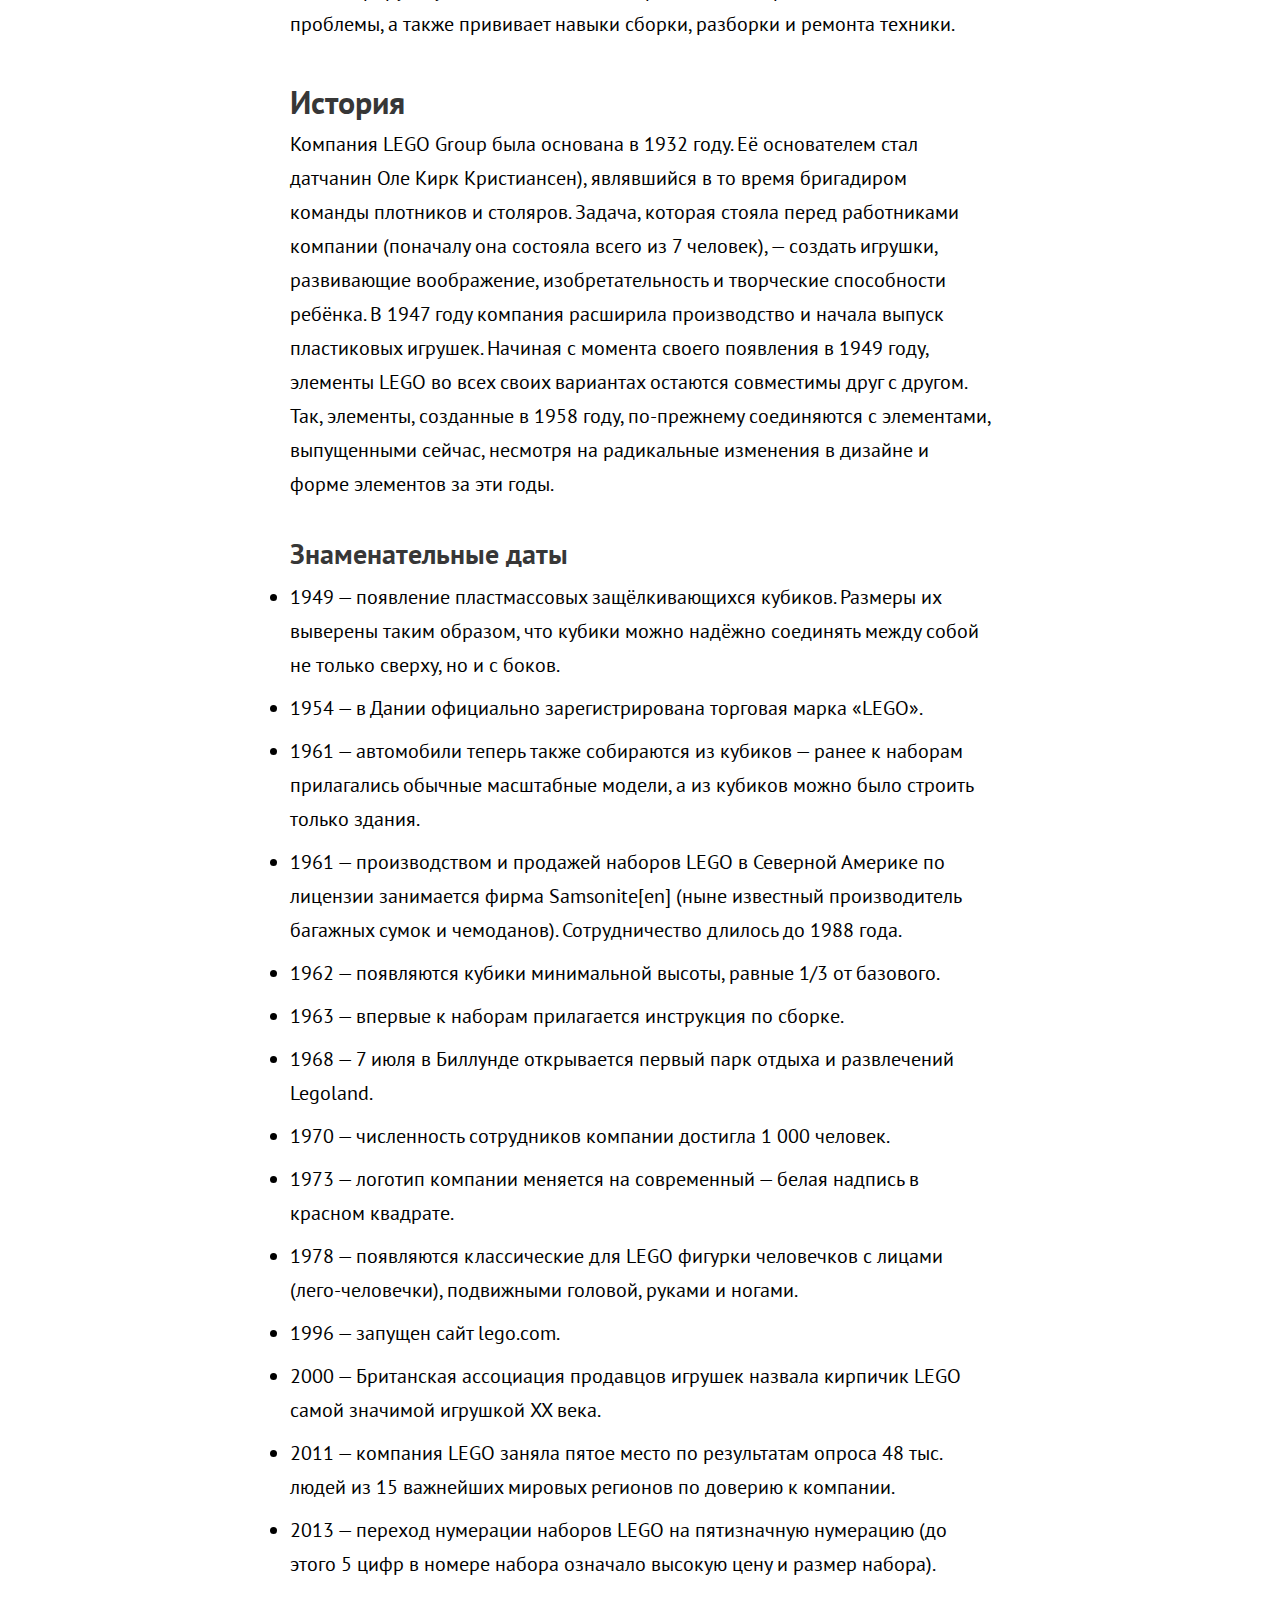
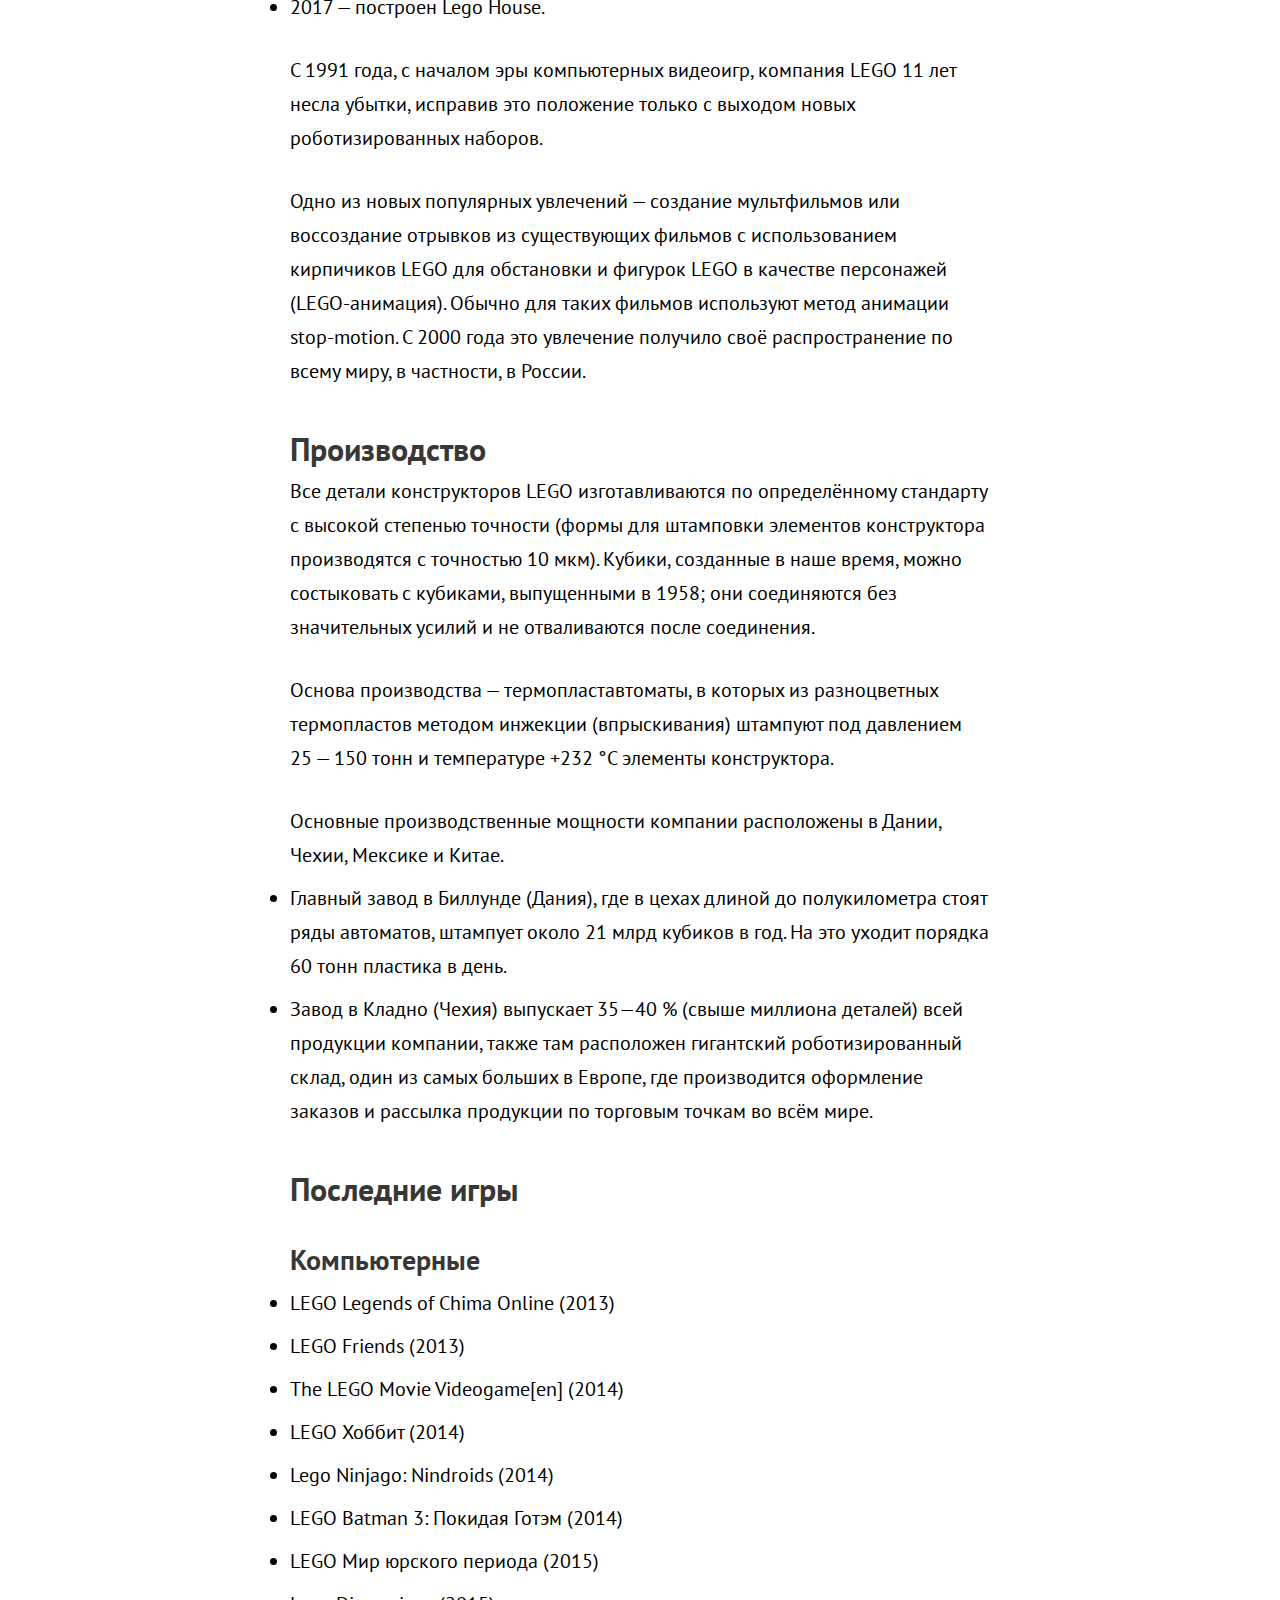
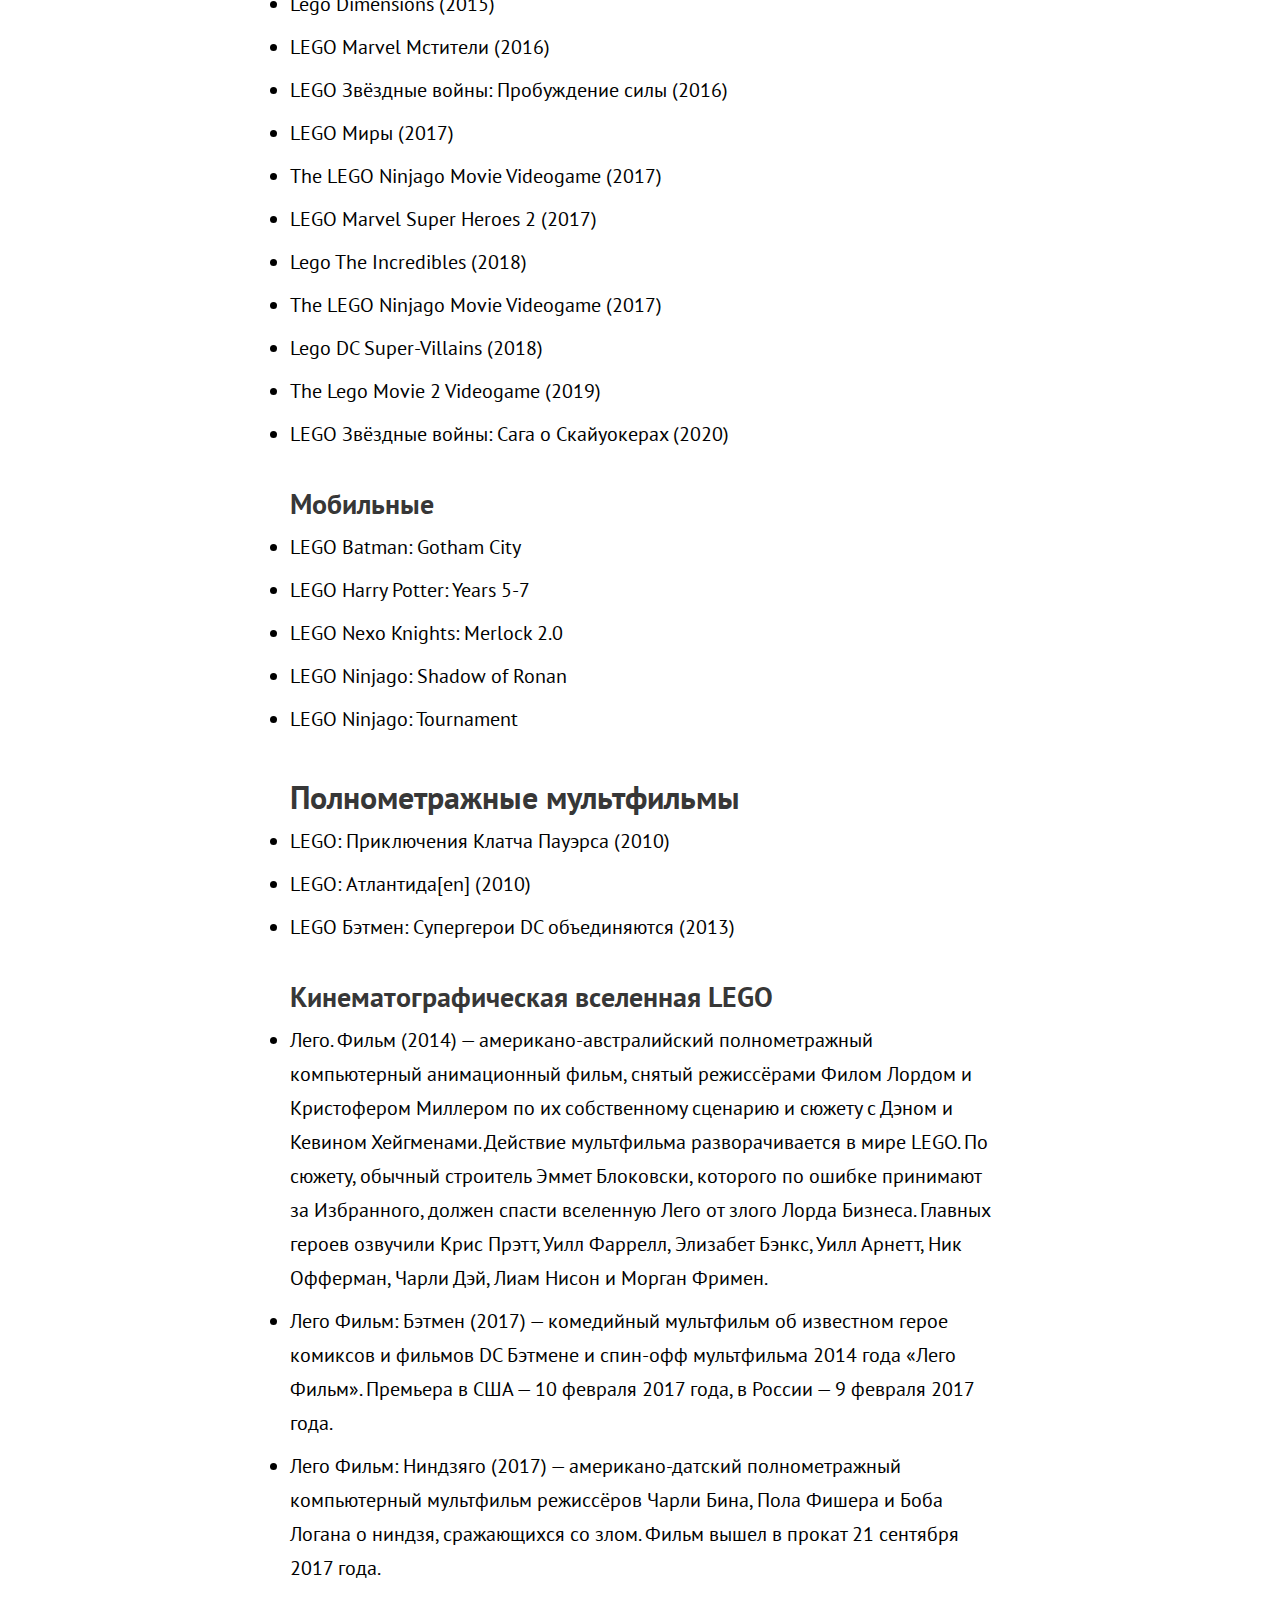
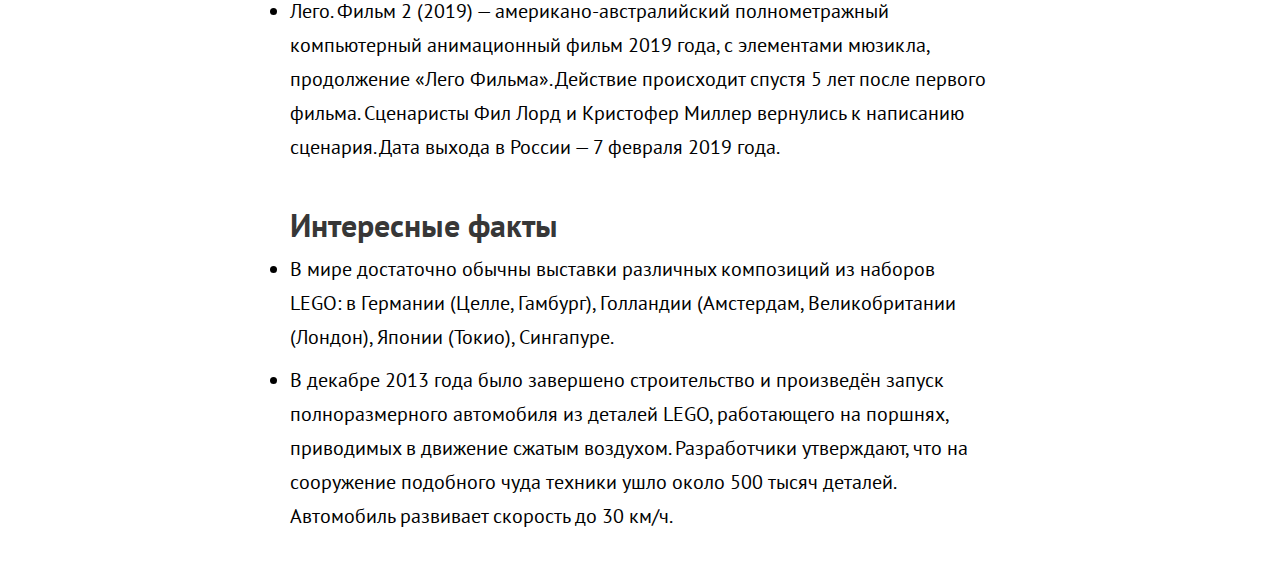
<file: lego.html>
<!DOCTYPE html>
<html lang="en" dir="ltr">
  <head>
    <meta charset="utf-8">
    <meta name="author" content="">
    <meta name="description" content="">
    <link rel="stylesheet" href="stylesheets lg/style.css">
    <link rel="icon" type="images lg/x-icon" href="images lg/LEGO_logo.svg" />
    <script src="javascripts/jquery-3.5.1.js" charset="utf-8"></script>
    <script type="text/javascript">
    $(function() {
	$('.sidebar a').each(function() {
		$(this).on('click', function(e) {
			e.preventDefault();
			var scrollTo = $(this).attr('href');
			var whitespace = scrollTo == '#s1' ? 70 : 30;
			$('html,body').animate({
				scrollTop: $(scrollTo).offset().top - whitespace
			}, 1000);
		});
	});
});
    </script>
    <title>LEGO</title>
  </head>
  <body>
    <div class="menubar">
      <a href="index.html"><img src="images lg/LEGO_logo.svg" alt=""></a>
      <!-- <a href="about.html">О проекте</a> -->
    </div>
    <nav class="sidebar ">
      <ul>
        <li><a href="#s1">Кирпичики</a></li>
        <li><a href="#s2">История</a></li>
          <ul>
          <li><a href="#s3">Знаменательные даты</a></li>
          </ul>
        <li><a href="#s4">Производство</a></li>
        <li><a href="#s5">Последние игры</a></li>
          <ul>
          <li><a href="#s6"></a>Компьютерные</li>
          <li><a href="#s7"></a>Мобильные</li>
          </ul>
        <li><a href="#s8">Полнометражные мультфильмы</a></li>
          <ul>
          <li><a href="#s9">Кинематографическая вселенная LEGO</a></li>
          </ul>
         <li><a href="#s10">Интересные факты</a></li>
      </ul>
    </nav>
    <article class="">
    <h1>LEGO</h1>
    <p>LEGO — серии конструктора, представляющие собой наборы деталей для сборки и моделирования разнообразных предметов. Наборы LEGO выпускает группа компаний LEGO Group, главный офис который находится в Дании. Компания была основана в 1932 году. Её название выглядит и звучит как лат. и итал. lego — «собираю», хотя первоначально она выпускала обычные деревянные игрушки.</p>
    <p>Основным продуктом компании LEGO являются разноцветные пластмассовые кирпичики, маленькие фигурки и т. п. Из LEGO можно собрать такие объекты, как транспортные средства, здания, а также движущихся роботов. Всё, что построено, затем можно разобрать, а детали использовать для создания других объектов. Компания LEGO начала производство пластмассовых кирпичиков в 1949 году. С тех пор LEGO расширила сферу своей деятельности, создавая фильмы, игры, конкурсы, а также семь тематических парков развлечений, первым и самым большим из которых является Legoland на полуострове Ютландия, в небольшом городке Биллунд, — город, полностью построенный из конструктора LEGO.</p>

    <img src="images lg/Lego_bricks.jpg" alt="Кубики">

    <h2 id="s1">Кирпичики</h2>
    <p>Основой наборов является кирпичик LEGO — деталь, представляющая собой полый пластмассовый блок, соединяющийся с другими такими же кирпичиками на шипах. В наборы также входит множество других деталей: фигурки людей и животных, колёса и так далее. Существуют наборы, в которые входят электродвигатели, различного рода датчики и даже микроконтроллеры. Наборы позволяют собирать модели автомобилей, самолётов, поездов, кораблей, зданий, роботов. LEGO воплощает идею модульности, наглядно демонстрирующую детям то, как можно решать некоторые технические проблемы, а также прививает навыки сборки, разборки и ремонта техники.</p>

    <h2 id="s2">История</h2>
    <p>Компания LEGO Group была основана в 1932 году. Её основателем стал датчанин Оле Кирк Кристиансен), являвшийся в то время бригадиром команды плотников и столяров. Задача, которая стояла перед работниками компании (поначалу она состояла всего из 7 человек), — создать игрушки, развивающие воображение, изобретательность и творческие способности ребёнка. В 1947 году компания расширила производство и начала выпуск пластиковых игрушек. Начиная с момента своего появления в 1949 году, элементы LEGO во всех своих вариантах остаются совместимы друг с другом. Так, элементы, созданные в 1958 году, по-прежнему соединяются с элементами, выпущенными сейчас, несмотря на радикальные изменения в дизайне и форме элементов за эти годы.</p>
    <h3 id="s3">Знаменательные даты</h3>
    <ol>
      <li>1949 — появление пластмассовых защёлкивающихся кубиков. Размеры их выверены таким образом, что кубики можно надёжно соединять между собой не только сверху, но и с боков.</li>
      <li>1954 — в Дании официально зарегистрирована торговая марка «LEGO».</li>
      <li>1961 — автомобили теперь также собираются из кубиков — ранее к наборам прилагались обычные масштабные модели, а из кубиков можно было строить только здания.</li>
      <li>1961 — производством и продажей наборов LEGO в Северной Америке по лицензии занимается фирма Samsonite[en] (ныне известный производитель багажных сумок и чемоданов). Сотрудничество длилось до 1988 года.</li>
      <li>1962 — появляются кубики минимальной высоты, равные 1/3 от базового.</li>
      <li>1963 — впервые к наборам прилагается инструкция по сборке.</li>
      <li>1968 — 7 июля в Биллунде открывается первый парк отдыха и развлечений Legoland.</li>
      <li>1970 — численность сотрудников компании достигла 1 000 человек.</li>
      <li>1973 — логотип компании меняется на современный — белая надпись в красном квадрате.</li>
      <li>1978 — появляются классические для LEGO фигурки человечков с лицами (лего-человечки), подвижными головой, руками и ногами.</li>
      <li>1996 — запущен сайт lego.com.</li>
      <li>2000 — Британская ассоциация продавцов игрушек назвала кирпичик LEGO самой значимой игрушкой XX века.</li>
      <li>2011 — компания LEGO заняла пятое место по результатам опроса 48 тыс. людей из 15 важнейших мировых регионов по доверию к компании.</li>
      <li>2013 — переход нумерации наборов LEGO на пятизначную нумерацию (до этого 5 цифр в номере набора означало высокую цену и размер набора).</li>
      <li>2017 — построен Lego House.</li>
    </ol></p>
    <p>С 1991 года, с началом эры компьютерных видеоигр, компания LEGO 11 лет несла убытки, исправив это положение только с выходом новых роботизированных наборов.</p>
    <p>Одно из новых популярных увлечений — создание мультфильмов или воссоздание отрывков из существующих фильмов с использованием кирпичиков LEGO для обстановки и фигурок LEGO в качестве персонажей (LEGO-анимация). Обычно для таких фильмов используют метод анимации stop-motion. С 2000 года это увлечение получило своё распространение по всему миру, в частности, в России.</p>

    <h2 id="s4">Производство</h2>
    <p>Все детали конструкторов LEGO изготавливаются по определённому стандарту с высокой степенью точности (формы для штамповки элементов конструктора производятся с точностью 10 мкм). Кубики, созданные в наше время, можно состыковать с кубиками, выпущенными в 1958; они соединяются без значительных усилий и не отваливаются после соединения.</p>
    <p>Основа производства — термопластавтоматы, в которых из разноцветных термопластов методом инжекции (впрыскивания) штампуют под давлением 25&nbsp;—&nbsp;150 тонн и температуре +232 °C элементы конструктора.</p>
    <p>Основные производственные мощности компании расположены в Дании, Чехии, Мексике и Китае.
      <ol>
      <li>Главный завод в Биллунде (Дания), где в цехах длиной до полукилометра стоят ряды автоматов, штампует около 21 млрд кубиков в год. На это уходит порядка 60 тонн пластика в день.</li>
      <li>Завод в Кладно (Чехия) выпускает 35—40 % (свыше миллиона деталей) всей продукции компании, также там расположен гигантский роботизированный склад, один из самых больших в Европе, где производится оформление заказов и рассылка продукции по торговым точкам во всём мире.</li>
    </ol></p>

    <h2 id="s5">Последние игры</h2>
    <h3 id="s6">Компьютерные</h3>
    <p><ol>
      <li>LEGO Legends of Chima Online (2013)</li>
      <li>LEGO Friends (2013)</li>
      <li>The LEGO Movie Videogame[en] (2014)</li>
      <li>LEGO Хоббит (2014)</li>
      <li>Lego Ninjago: Nindroids (2014)</li>
      <li>LEGO Batman 3: Покидая Готэм (2014)</li>
      <li>LEGO Мир юрского периода (2015)</li>
      <li>Lego Dimensions (2015)</li>
      <li>LEGO Marvel Мстители (2016)</li>
      <li>LEGO Звёздные войны: Пробуждение силы (2016)</li>
      <li>LEGO Миры (2017)</li>
      <li>The LEGO Ninjago Movie Videogame (2017)</li>
      <li>LEGO Marvel Super Heroes 2 (2017)</li>
      <li>Lego The Incredibles (2018)</li>
      <li>The LEGO Ninjago Movie Videogame (2017)</li>
      <li>Lego DC Super-Villains (2018)</li>
      <li>The Lego Movie 2 Videogame (2019)</li>
      <li>LEGO Звёздные войны: Сага о Скайуокерах (2020)</li>
    </ol></p>

    <h3 id="s7">Мобильные</h3>
    <p><ol>
      <li>LEGO Batman: Gotham City</li>
      <li>LEGO Harry Potter: Years 5-7</li>
      <li>LEGO Nexo Knights: Merlock 2.0</li>
      <li>LEGO Ninjago: Shadow of Ronan</li>
      <li>LEGO Ninjago: Tournament</li>
    </ol></p>

    <h2 id="s8">Полнометражные мультфильмы</h2>
    <p><ol>
      <li>LEGO: Приключения Клатча Пауэрса (2010)</li>
      <li>LEGO: Атлантида[en] (2010)</li>
      <li>LEGO Бэтмен: Супергерои DC объединяются (2013)</li>
    </ol></p>
    <h3 id="s9">Кинематографическая вселенная LEGO</h3>
    <p><ol>
      <li>Лего. Фильм (2014) — американо-австралийский полнометражный компьютерный анимационный фильм, снятый режиссёрами Филом Лордом и Кристофером Миллером по их собственному сценарию и сюжету с Дэном и Кевином Хейгменами. Действие мультфильма разворачивается в мире LEGO. По сюжету, обычный строитель Эммет Блоковски, которого по ошибке принимают за Избранного, должен спасти вселенную Лего от злого Лорда Бизнеса. Главных героев озвучили Крис Прэтт, Уилл Фаррелл, Элизабет Бэнкс, Уилл Арнетт, Ник Офферман, Чарли Дэй, Лиам Нисон и Морган Фримен.</li>
      <li>Лего Фильм: Бэтмен (2017) — комедийный мультфильм об известном герое комиксов и фильмов DC Бэтмене и спин-офф мультфильма 2014 года «Лего Фильм». Премьера в США — 10 февраля 2017 года, в России — 9 февраля 2017 года.</li>
      <li>Лего Фильм: Ниндзяго (2017) — американо-датский полнометражный компьютерный мультфильм режиссёров Чарли Бина, Пола Фишера и Боба Логана о ниндзя, сражающихся со злом. Фильм вышел в прокат 21 сентября 2017 года.</li>
      <li>Лего. Фильм 2 (2019) — американо-австралийский полнометражный компьютерный анимационный фильм 2019 года, с элементами мюзикла, продолжение «Лего Фильма». Действие происходит спустя 5 лет после первого фильма. Сценаристы Фил Лорд и Кристофер Миллер вернулись к написанию сценария. Дата выхода в России — 7 февраля 2019 года.</li>
    </ol></p>

    <h2 id="s10">Интересные факты</h2>
    <p>
      <ol>
      <li>В мире достаточно обычны выставки различных композиций из наборов LEGO: в Германии (Целле, Гамбург), Голландии (Амстердам, Великобритании (Лондон), Японии (Токио), Сингапуре.</li>
      <li>В декабре 2013 года было завершено строительство и произведён запуск полноразмерного автомобиля из деталей LEGO, работающего на поршнях, приводимых в движение сжатым воздухом. Разработчики утверждают, что на сооружение подобного чуда техники ушло около 500 тысяч деталей. Автомобиль развивает скорость до 30 км/ч.</li>
    </ol></p>
  </article>
  </body>
</html>
</file>
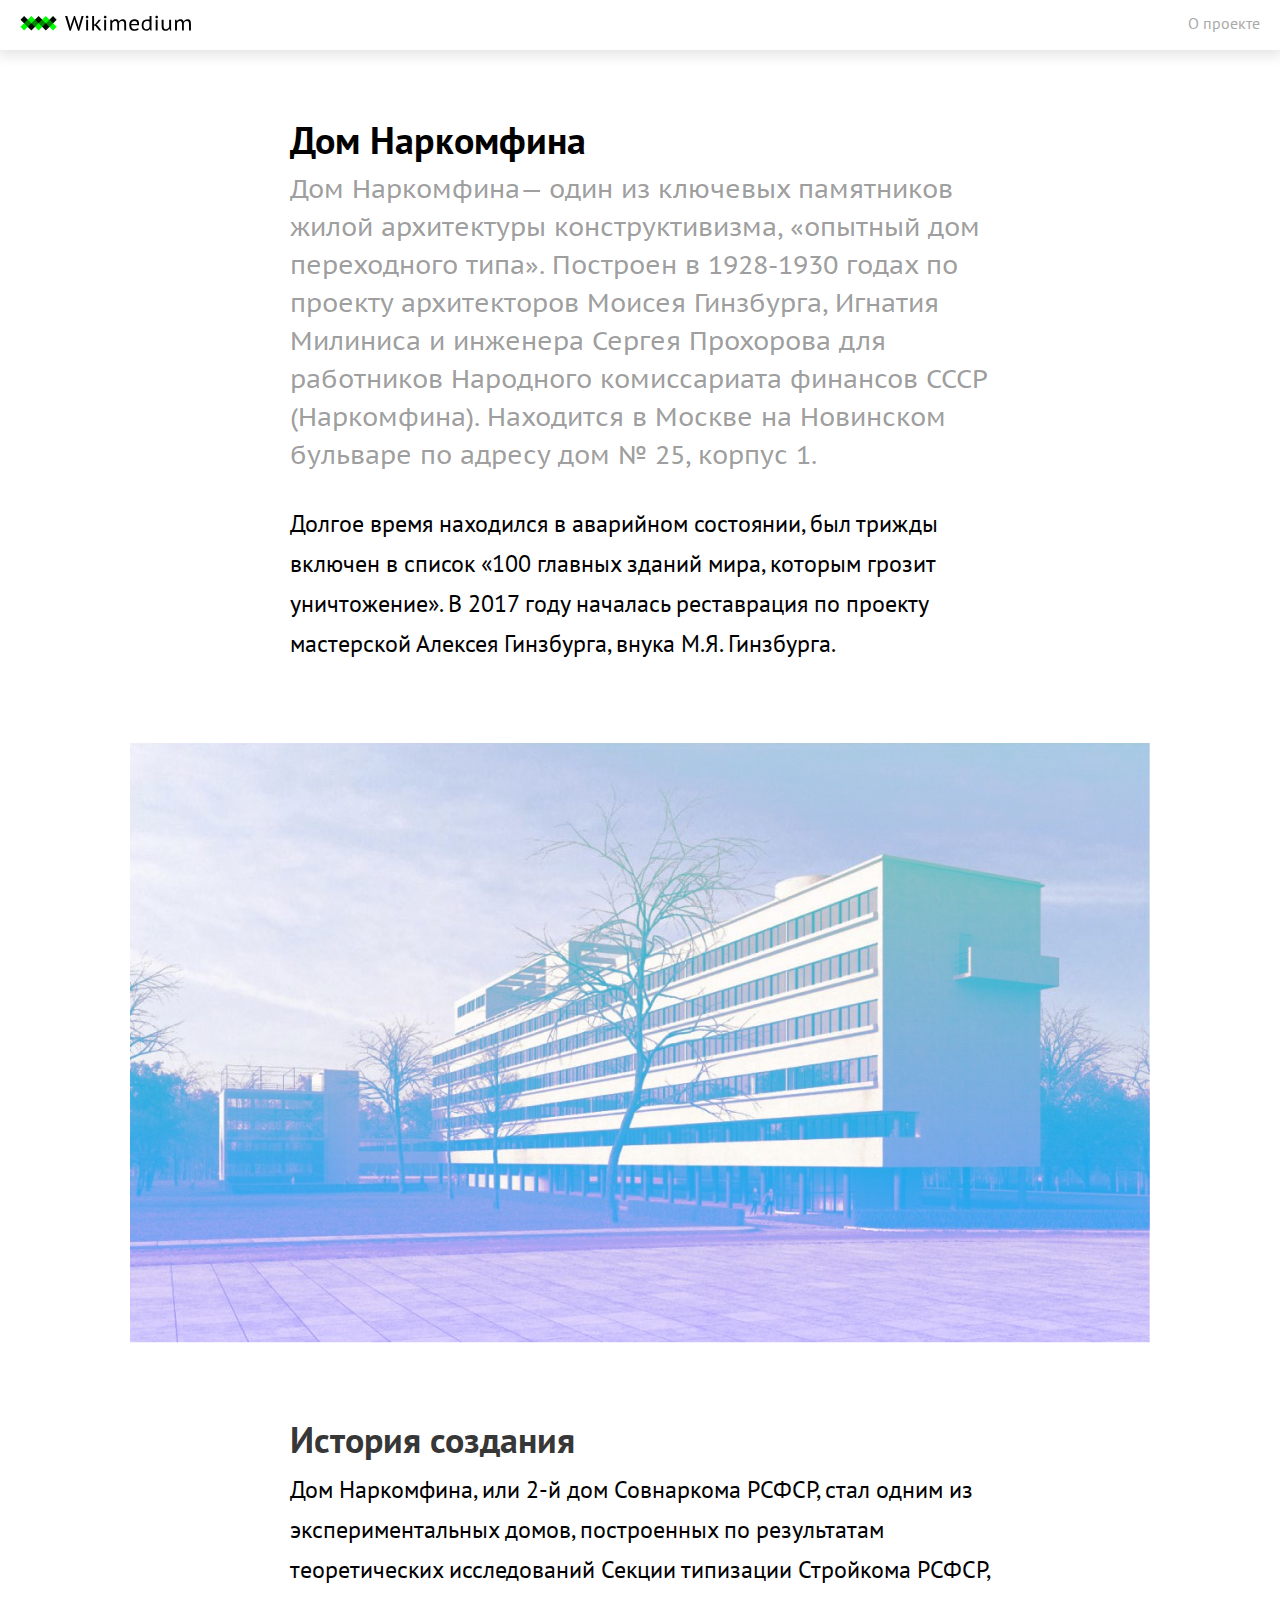
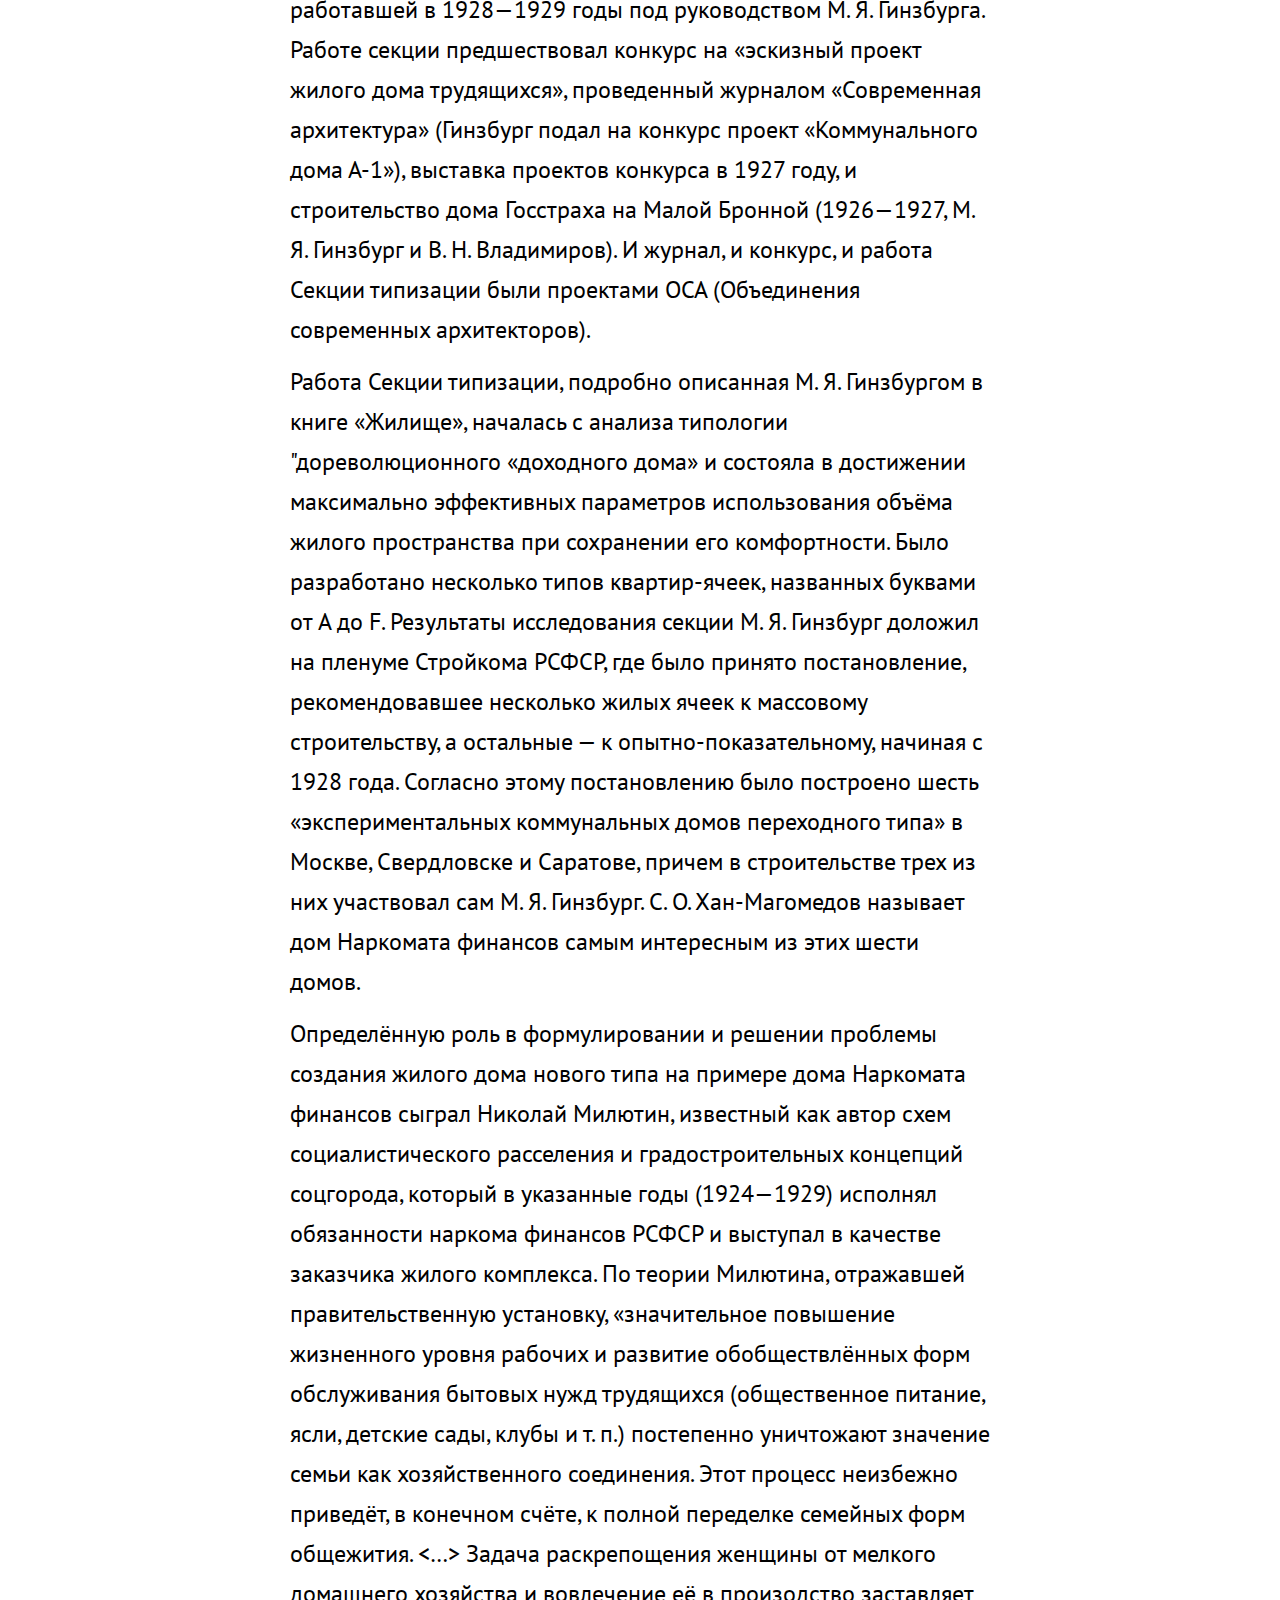
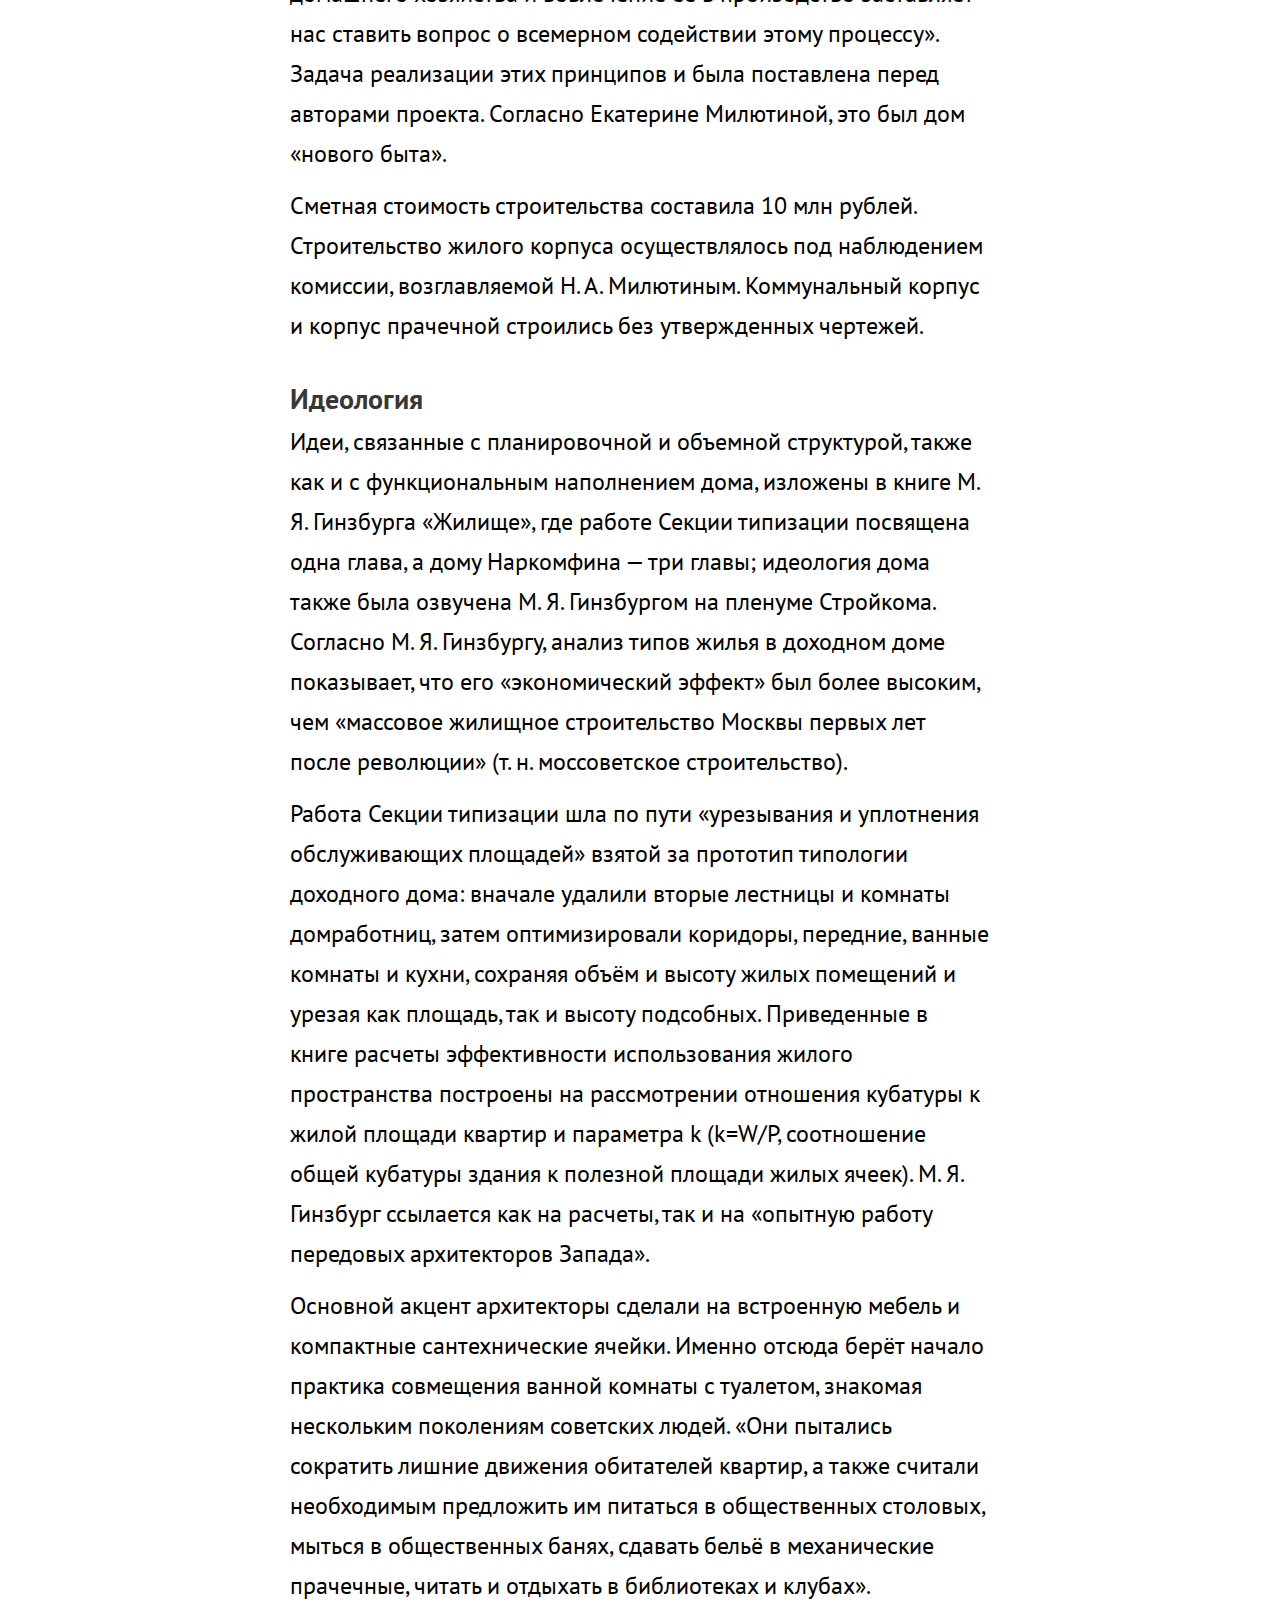
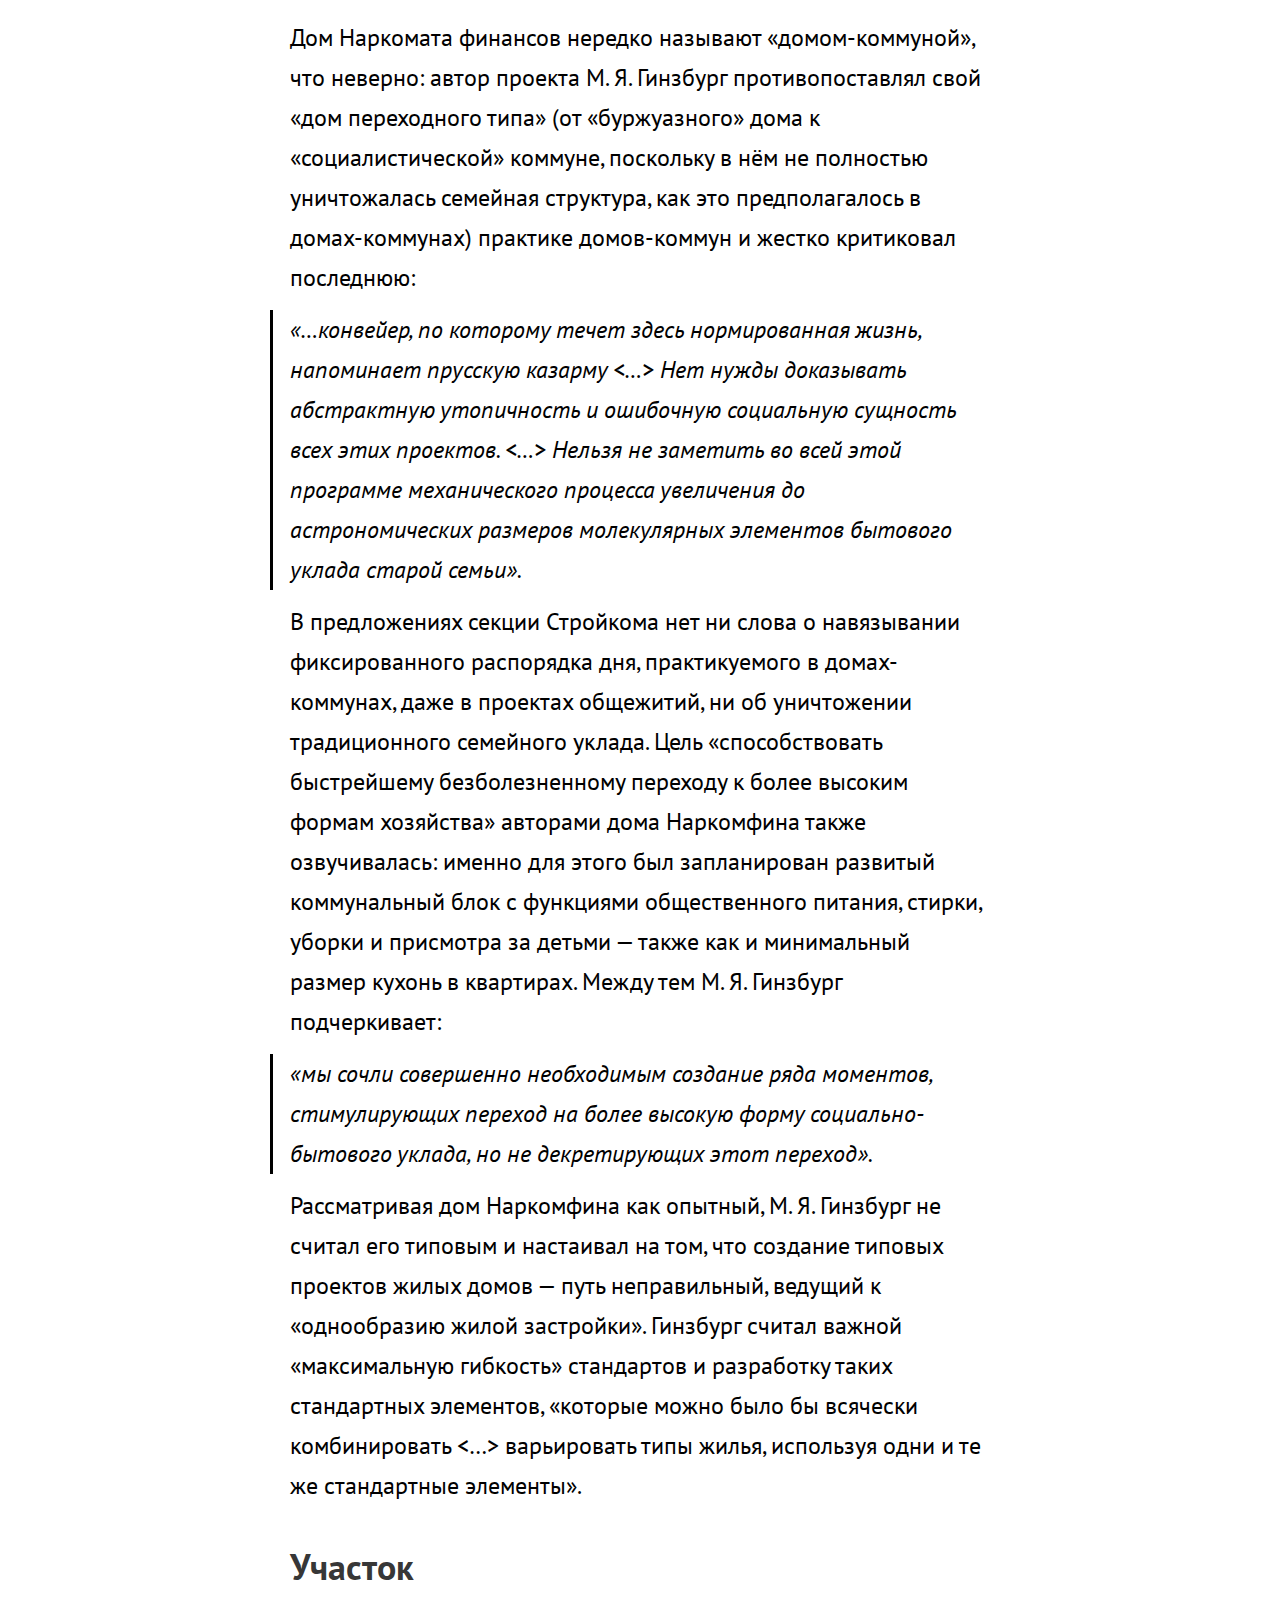
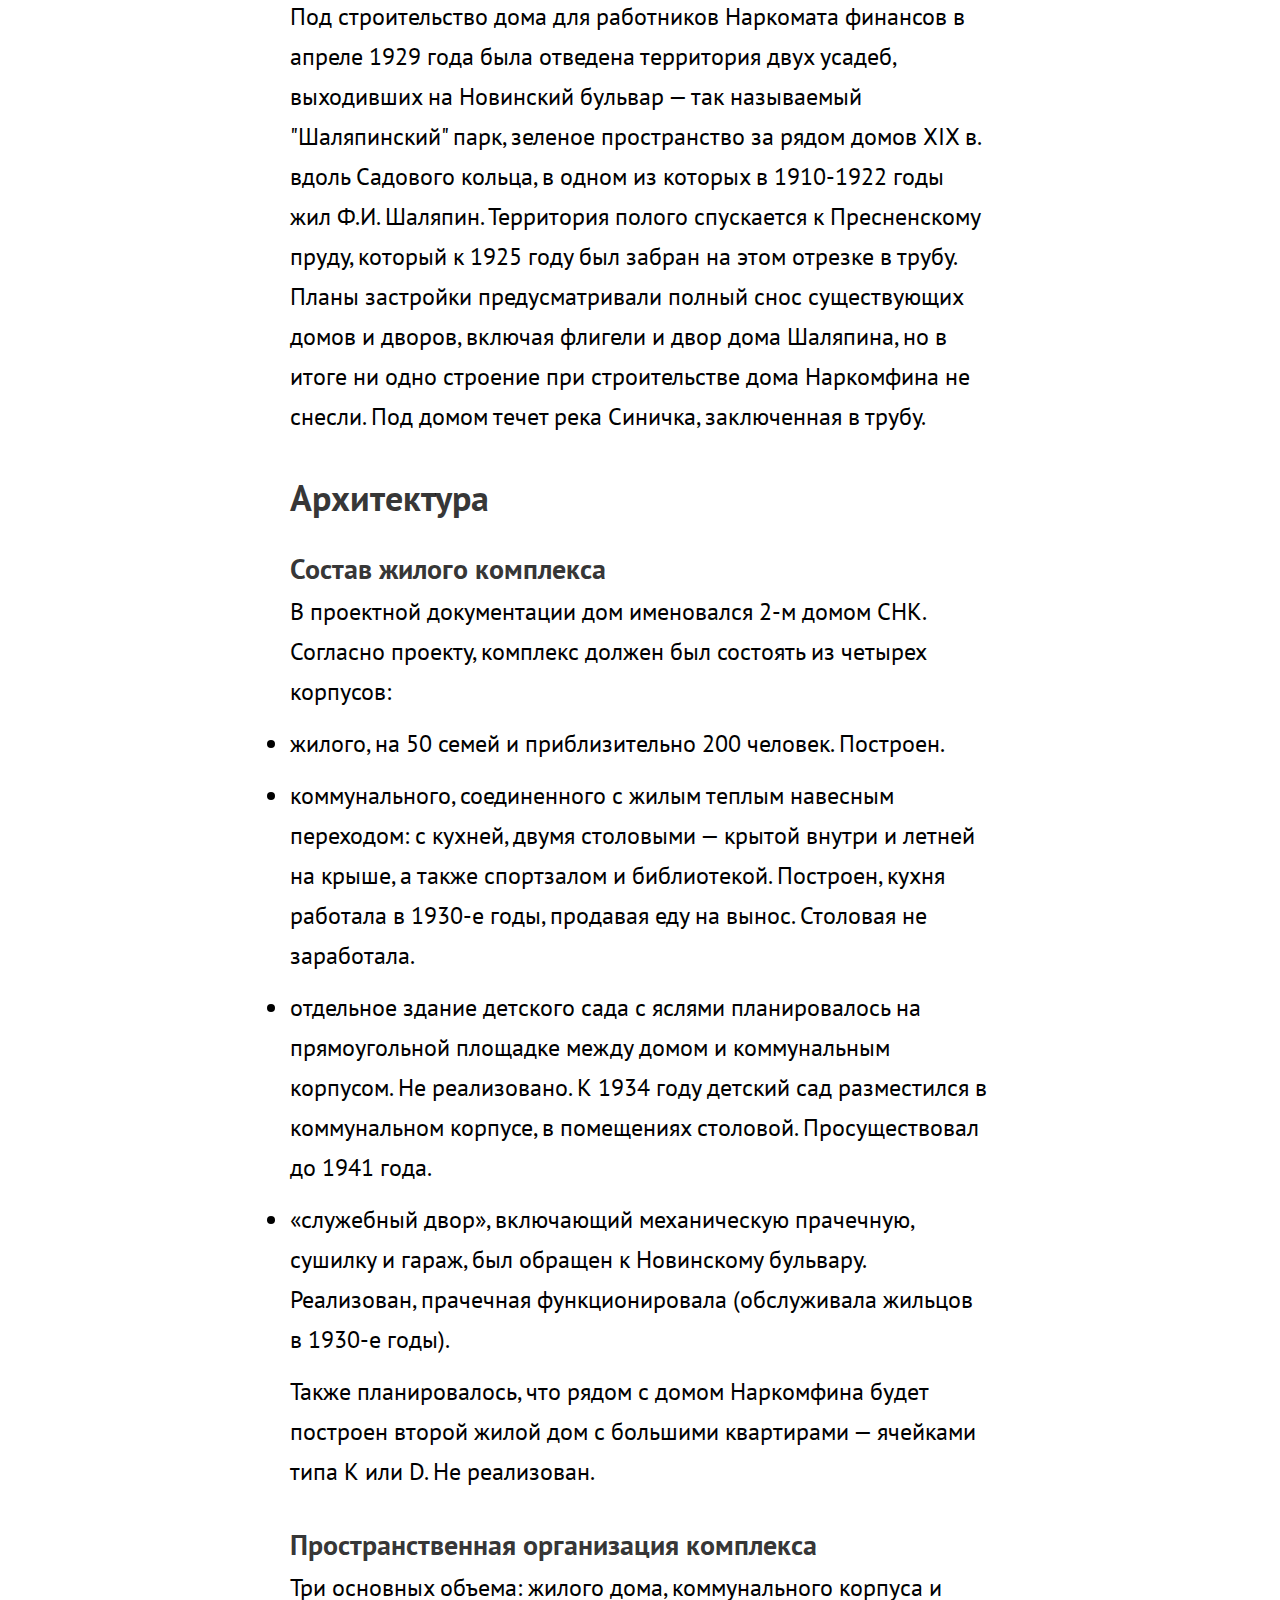
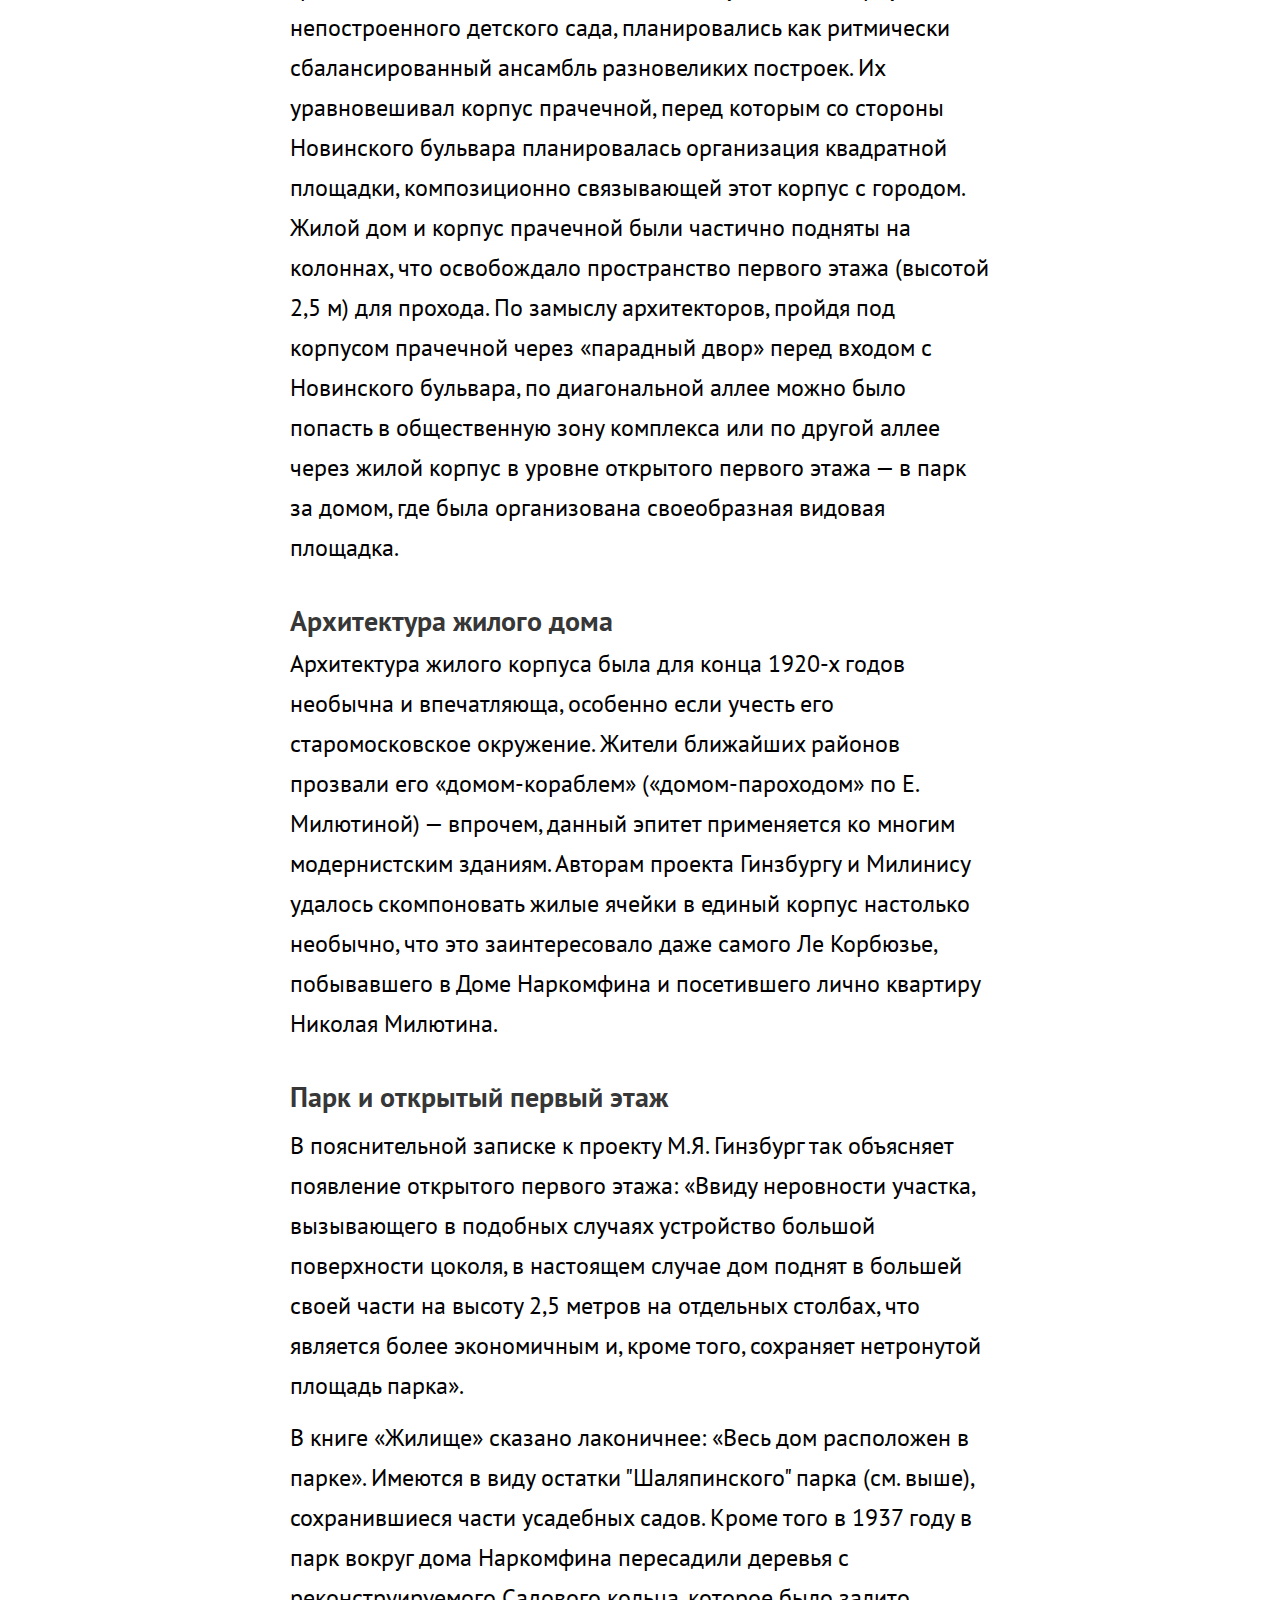
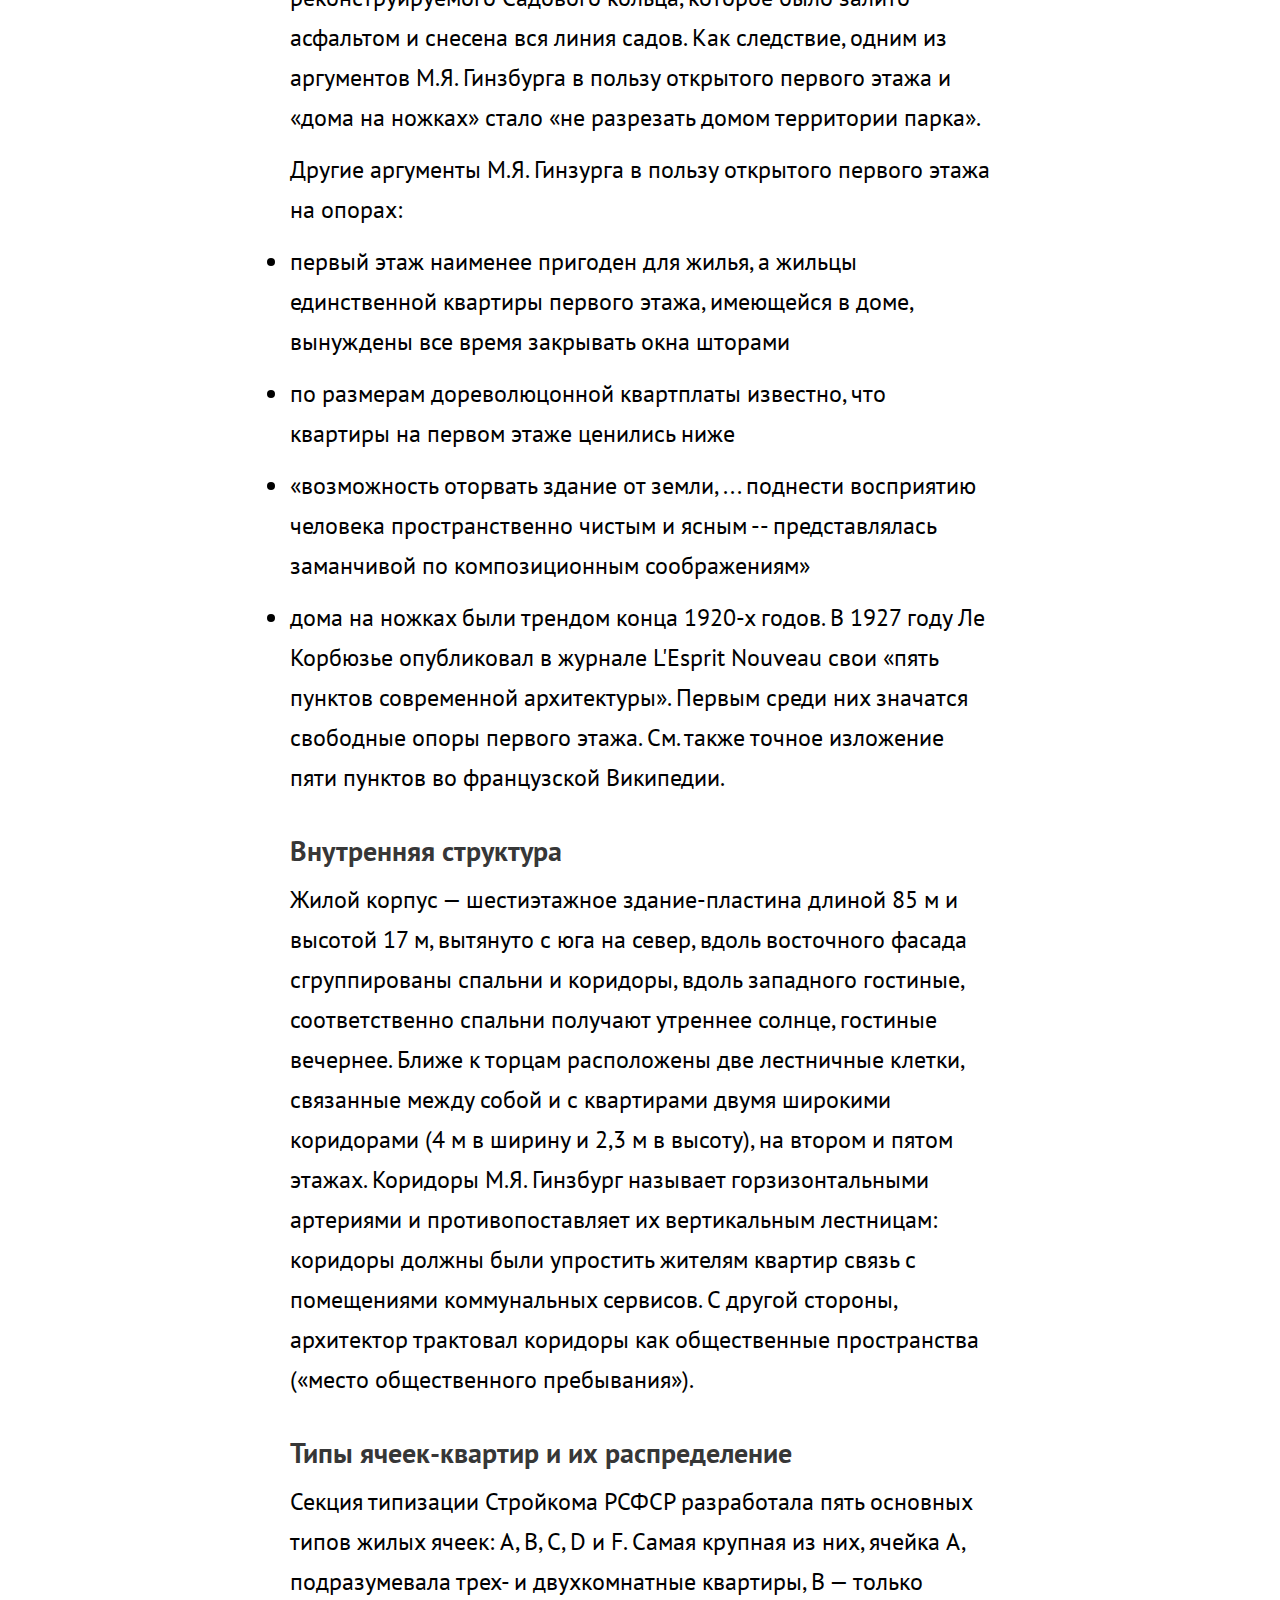
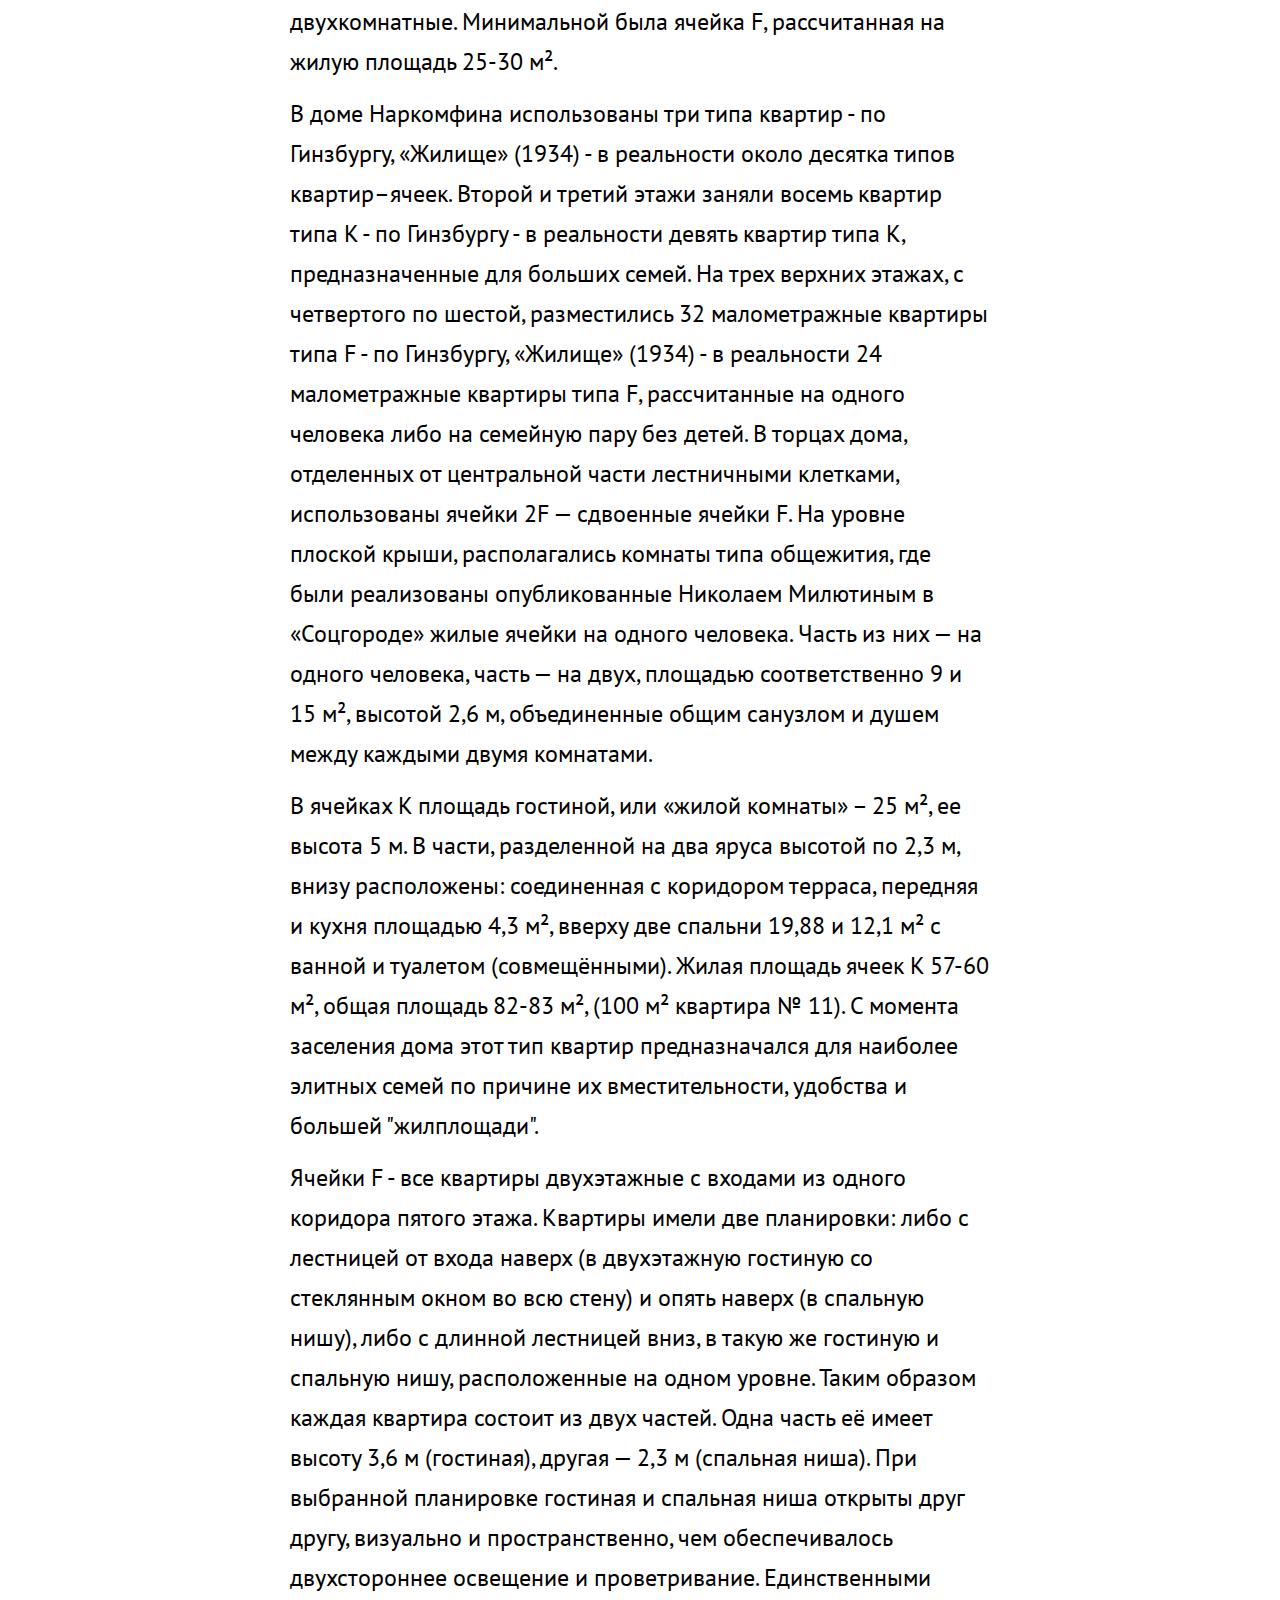
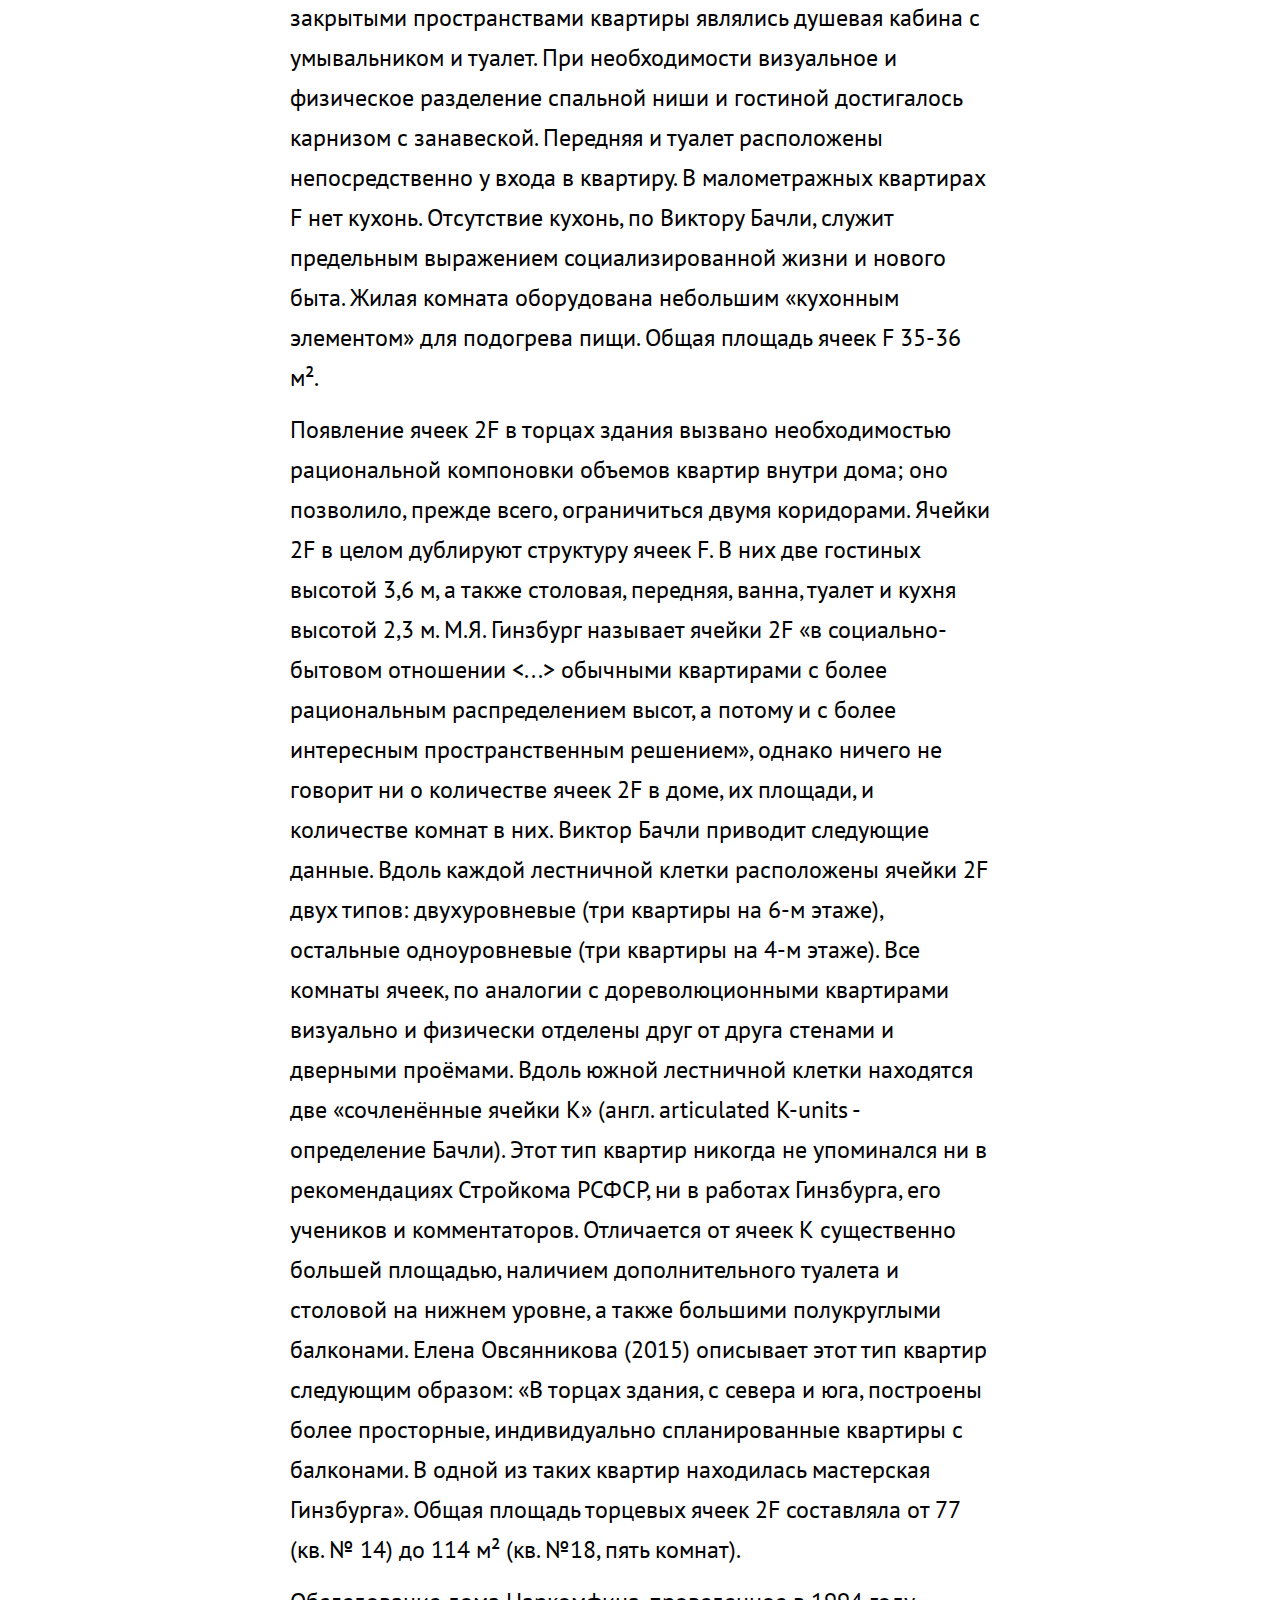
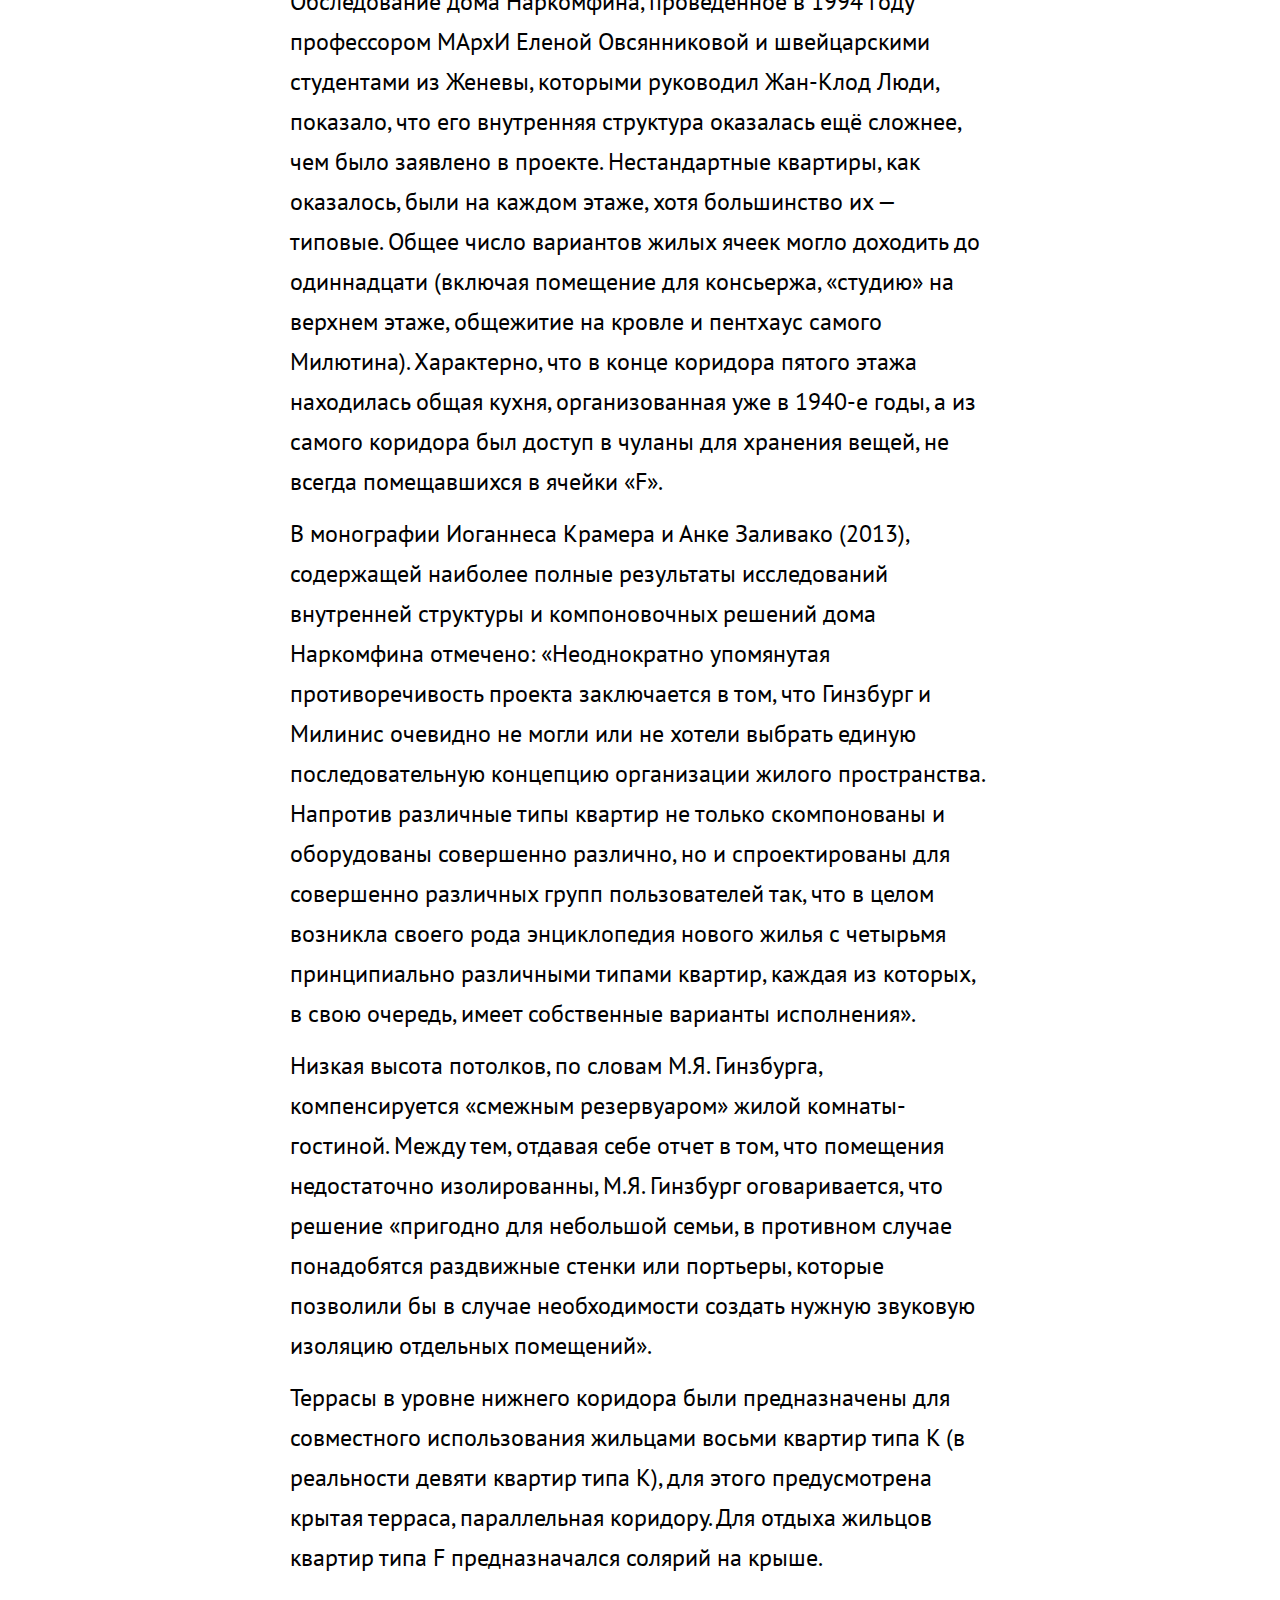
<file: narkomfin.html>
<!DOCTYPE html>
<html lang="en" dir="ltr">
  <head>
    <meta name="viewport" content="width=device-width">
    <link rel="icon" type="image/x-icon" href="images/favicon.ico" />
    <link rel="icon" type="image/png" href="images/favicon.png" />
    <meta charset="utf-8">
    <meta name="author" content="">
    <meta name="description" content="">
    <!-- <script type="text/javascript"> -->
    <title>Дом Наркомфина</title>
    <link rel="stylesheet" href="stylesheets/style.css">
    <script src="javascripts/jquery-3.5.1.js" charset="utf-8"></script>
    <script src="javascripts/sidebar.js" charset="utf-8"></script>

  </head>
  <body>
    <div class="menubar">
      <a href="index.html"><img src="images/logo.svg" alt=""></a>
      <a href="about.html">О проекте</a>
    </div>
    <nav class="sidebar ">
      <ul>
        <li><a href="#s1">Дом Наркомфина</a></li>
        <li><a href="#s2">История создания</a></li>
        <ul>
          <li><a href="#s3">Идеология</a></li>
        </ul>
       <li><a href="#s4">Участок</a></li>
       <li><a href="#s5">Архитектура</a></li>
        <ul>
          <li><a href="#s6">Состав жилого комплекса</a></li>
          <li><a href="#s7">Пространственная организация комплекса</a></li>
          <li><a href="#s8">Архитектура жилого дома</a></li>
             <ul>
             <li><a href="#s9">Парк и открытый первый этаж</a></li>
             <li><a href="#s10">Внутренняя структура</a></li>
             <li><a href="#s11">Типы ячеек-квартир и их распределение</a></li>
             <li><a href="#s12">Архитектура коммунального корпуса</a></li>
             <li><a href="#s13">Фасады</a></li>
            </ul>
          <li><a href="#s14">Конструкции и материалы</a></li>
             <ul>
             <li><a href="#s15">Железобетонный каркас</a></li>
             <li><a href="#s16">Блоки Прохорова</a></li>
             <li><a href="#s17">Другие экспериментальные материалы</a></li>
            </ul>
          <li><a href="#s18">Интерьеры</a></li>
             <ul>
             <li><a href="#s19">Освещение</a></li>
             <li><a href="#s20">Сдвижные окна</a></li>
             <li><a href="#s21">Цвет</a></li>
            </ul>
        </ul>
      <li><a href="#s22">Критика проекта</a></li>
        <ul>
          <li><a href="#s23">С технической стороны</a></li>
          <li><a href="#s24">С бытовой стороны</a></li>
        </ul>
      <li><a href="#s25">История эксплуатации и проект реставрации</a></li>
        <ul>
        <li><a href="#s26">Развитие городского окружения</a></li>
        <li><a href="#s27">Перестройки</a></li>
        <li><a href="#s28">Причины ветхости дома</a></li>
        <li><a href="#s29">Новейшая история дома и реставрация</a></li>
        </ul>
      <li><a href="#s30">Значение проекта в исторической перспективе</a></li>
      <li><a href="#s31">Реальная жизнь в доме Наркомфина</a></li>
        <ul>
        <li><a href="#s32">Известные жители</a></li>
        </ul>
      <li><a href="#s33">См. также</a></li>
      </ul>
    </nav>
    <article class="">
    <h1 id="s1">Дом Наркомфина</h1>
    <p><strong>Дом Наркомфина</strong>— один из ключевых памятников жилой архитектуры конструктивизма, «опытный дом переходного типа». Построен в 1928-1930 годах по проекту архитекторов Моисея Гинзбурга, Игнатия Милиниса и инженера Сергея Прохорова для работников Народного комиссариата финансов СССР (Наркомфина). Находится в Москве на Новинском бульваре по адресу дом № 25, корпус 1.</p>
    <p>Долгое время находился в аварийном состоянии, был трижды включен в список «100 главных зданий мира, которым грозит уничтожение». В 2017 году началась реставрация по проекту мастерской Алексея Гинзбурга, внука М.Я. Гинзбурга.</p>

    <!-- <h4>Содержание</h4>
    <ol>
      <li>История создания</li>
        <ol>
        <li>Идеология</li>
        </ol>

      <li>Участок</li>

      <li>Архитектура</li>
        <ol>
        <li>Состав жилого комплекса</li>
        <li>Пространственная организация комплекса</li>
        <li>Архитектура жилого дома</li>
          <ol>
          <li>Парк и открытый первый этаж</li>
          <li>Внутренняя структура</li>
          <li>Типы ячеек-квартир и их распределение</li>
          <li>Архитектура коммунального корпуса</li>
          <li>Фасады</li>
          </ol>

        <li>Конструкции и материалы</li>
          <ol>
          <li>Железобетонный каркас</li>
          <li>Блоки Прохорова</li>
          <li>Другие экспериментальные материалы</li>
          </ol>

        <li>Интерьеры</li>
          <ol>
          <li>Освещение</li>
          <li>Сдвижные окна</li>
          <li>Цвет</li>
          </ol>
        </ol>

      <li>Критика проекта</li>
        <ol>
        <li>С технической стороны</li>
        <li>С бытовой стороны</li>
        </ol>

      <li>История эксплуатации и проект реставрации</li>
        <ol>
        <li>Развитие городского окружения</li>
        <li>Перестройки</li>
        <li>Причины ветхости дома</li>
        <li>Новейшая история дома и реставрация</li>
        </ol>

      <li>Значение проекта в исторической перспективе</li>
      <li>Реальная жизнь в доме Наркомфина</li>
        <ol>
        <li>Известные жители</li>
        </ol>

      <li>См. также</li>
      <li>Примечания</li>
        <ol>
        <li>Сноски</li>
        <li>Источники</li>
        </ol>

      <li>Литература</li>
      <li>Ссылки</li>
    </ol> -->

    <img src="images/narkomfin 1.jpg" alt="Наркомфин">

    <h2 id="s2">История создания</h2>
    <p>Дом Наркомфина, или 2-й дом Совнаркома РСФСР, стал одним из экспериментальных домов, построенных по результатам теоретических исследований Секции типизации Стройкома РСФСР, работавшей в 1928—1929 годы под руководством М. Я. Гинзбурга. Работе секции предшествовал конкурс на «эскизный проект жилого дома трудящихся», проведенный журналом «Современная архитектура» (Гинзбург подал на конкурс проект «Коммунального дома А-1»), выставка проектов конкурса в 1927 году, и строительство дома Госстраха на Малой Бронной (1926—1927, М. Я. Гинзбург и В. Н. Владимиров). И журнал, и конкурс, и работа Секции типизации были проектами ОСА (Объединения современных архитекторов).</p>
    <p>Работа Секции типизации, подробно описанная М. Я. Гинзбургом в книге «Жилище», началась с анализа типологии "дореволюционного «доходного дома» и состояла в достижении максимально эффективных параметров использования объёма жилого пространства при сохранении его комфортности. Было разработано несколько типов квартир-ячеек, названных буквами от A до F. Результаты исследования секции М. Я. Гинзбург доложил на пленуме Стройкома РСФСР, где было принято постановление, рекомендовавшее несколько жилых ячеек к массовому строительству, а остальные — к опытно-показательному, начиная с 1928 года. Согласно этому постановлению было построено шесть «экспериментальных коммунальных домов переходного типа» в Москве, Свердловске и Саратове, причем в строительстве трех из них участвовал сам М. Я. Гинзбург. С. О. Хан-Магомедов называет дом Наркомата финансов самым интересным из этих шести домов.</p>
    <p> Определённую роль в формулировании и решении проблемы создания жилого дома нового типа на примере дома Наркомата финансов сыграл Николай Милютин, известный как автор схем социалистического расселения и градостроительных концепций соцгорода, который в указанные годы (1924—1929) исполнял обязанности наркома финансов РСФСР и выступал в качестве заказчика жилого комплекса. По теории Милютина, отражавшей правительственную установку, <em>«значительное повышение жизненного уровня рабочих и развитие обобществлённых форм обслуживания бытовых нужд трудящихся (общественное питание, ясли, детские сады, клубы и т. п.) постепенно уничтожают значение семьи как хозяйственного соединения. Этот процесс неизбежно приведёт, в конечном счёте, к полной переделке семейных форм общежития. <…> Задача раскрепощения женщины от мелкого домашнего хозяйства и вовлечение её в произодство заставляет нас ставить вопрос о всемерном содействии этому процессу».</em>  Задача реализации этих принципов и была поставлена перед авторами проекта. Согласно Екатерине Милютиной, это был дом «нового быта».</p>
    <p>Сметная стоимость строительства составила 10 млн рублей. Строительство жилого корпуса осуществлялось под наблюдением комиссии, возглавляемой Н. А. Милютиным. Коммунальный корпус и корпус прачечной строились без утвержденных чертежей.</p>

    <h3 id="s3">Идеология</h3>
    <p>Идеи, связанные с планировочной и объемной структурой, также как и с функциональным наполнением дома, изложены в книге М. Я. Гинзбурга «Жилище», где работе Секции типизации посвящена одна глава, а дому Наркомфина — три главы; идеология дома также была озвучена М. Я. Гинзбургом на пленуме Стройкома. Согласно М. Я. Гинзбургу, анализ типов жилья в доходном доме показывает, что его «экономический эффект» был более высоким, чем «массовое жилищное строительство Москвы первых лет после революции» (т. н. моссоветское строительство).</p>
    <p>Работа Секции типизации шла по пути «урезывания и уплотнения обслуживающих площадей» взятой за прототип типологии доходного дома: вначале удалили вторые лестницы и комнаты домработниц, затем оптимизировали коридоры, передние, ванные комнаты и кухни, сохраняя объём и высоту жилых помещений и урезая как площадь, так и высоту подсобных. Приведенные в книге расчеты эффективности использования жилого пространства построены на рассмотрении отношения кубатуры к жилой площади квартир и параметра k (k=W/P, соотношение общей кубатуры здания к полезной площади жилых ячеек). М. Я. Гинзбург ссылается как на расчеты, так и на «опытную работу передовых архитекторов Запада».</p>
    <p>Основной акцент архитекторы сделали на встроенную мебель и компактные сантехнические ячейки. Именно отсюда берёт начало практика совмещения ванной комнаты с туалетом, знакомая нескольким поколениям советских людей. <em>«Они пытались сократить лишние движения обитателей квартир, а также считали необходимым предложить им питаться в общественных столовых, мыться в общественных банях, сдавать бельё в механические прачечные, читать и отдыхать в библиотеках и клубах».</em></p>
    <p>Дом Наркомата финансов нередко называют «домом-коммуной», что неверно: автор проекта М. Я. Гинзбург противопоставлял свой «дом переходного типа» (от «буржуазного» дома к «социалистической» коммуне, поскольку в нём не полностью уничтожалась семейная структура, как это предполагалось в домах-коммунах) практике домов-коммун и жестко критиковал последнюю:</p>
    <blockquote>«…конвейер, по которому течет здесь нормированная жизнь, напоминает прусскую казарму <…> Нет нужды доказывать абстрактную утопичность и ошибочную социальную сущность всех этих проектов. <…> Нельзя не заметить во всей этой программе механического процесса увеличения до астрономических размеров молекулярных элементов бытового уклада старой семьи».</blockquote>
    <p>В предложениях секции Стройкома нет ни слова о навязывании фиксированного распорядка дня, практикуемого в домах-коммунах, даже в проектах общежитий, ни об уничтожении традиционного семейного уклада. Цель <em>«способствовать быстрейшему безболезненному переходу к более высоким формам хозяйства»</em> авторами дома Наркомфина также озвучивалась: именно для этого был запланирован развитый коммунальный блок с функциями общественного питания, стирки, уборки и присмотра за детьми — также как и минимальный размер кухонь в квартирах. Между тем М. Я. Гинзбург подчеркивает:</p>
    <blockquote> «мы сочли совершенно необходимым создание ряда моментов, стимулирующих переход на более высокую форму социально-бытового уклада, но не декретирующих этот переход». </blockquote>
    <p>Рассматривая дом Наркомфина как опытный, М. Я. Гинзбург не считал его типовым и настаивал на том, что создание типовых проектов жилых домов — путь неправильный, ведущий к «однообразию жилой застройки». Гинзбург считал важной «максимальную гибкость» стандартов и разработку таких стандартных элементов, «которые можно было бы всячески комбинировать <…> варьировать типы жилья, используя одни и те же стандартные элементы».</p>

    <h2 id="s4">Участок</h2>
    <p>Под строительство дома для работников Наркомата финансов в апреле 1929 года была отведена территория двух усадеб, выходивших на Новинский бульвар — так называемый "Шаляпинский" парк, зеленое пространство за рядом домов XIX в. вдоль Садового кольца, в одном из которых в 1910-1922 годы жил Ф.И. Шаляпин. Территория полого спускается к Пресненскому пруду, который к 1925 году был забран на этом отрезке в трубу. Планы застройки предусматривали полный снос существующих домов и дворов, включая флигели и двор дома Шаляпина, но в итоге ни одно строение при строительстве дома Наркомфина не снесли. Под домом течет река Синичка, заключенная в трубу.</p>

    <h2 id="s5">Архитектура</h2>
    <h3 id="s6"><strong>Состав жилого комплекса</strong></h3>
    <p>В проектной документации дом именовался 2-м домом СНК. Согласно проекту, комплекс должен был состоять из четырех корпусов:
    <ol>
      <li>жилого, на 50 семей и приблизительно 200 человек. Построен.</li>
      <li>коммунального, соединенного с жилым теплым навесным переходом: с кухней, двумя столовыми — крытой внутри и летней на крыше, а также спортзалом и библиотекой. Построен, кухня работала в 1930-е годы, продавая еду на вынос. Столовая не заработала.</li>
      <li>отдельное здание детского сада с яслями планировалось на прямоугольной площадке между домом и коммунальным корпусом. Не реализовано. К 1934 году детский сад разместился в коммунальном корпусе, в помещениях столовой. Просуществовал до 1941 года.</li>
      <li>«служебный двор», включающий механическую прачечную, сушилку и гараж, был обращен к Новинскому бульвару. Реализован, прачечная функционировала (обслуживала жильцов в 1930-е годы).</li>
    </ol></p>
    <p>Также планировалось, что рядом с домом Наркомфина будет построен второй жилой дом с большими квартирами — ячейками типа К или D. Не реализован.</p>

    <h3 id="s7"><strong>Пространственная организация комплекса</strong></h3>
    <p>Три основных объема: жилого дома, коммунального корпуса и непостроенного детского сада, планировались как ритмически сбалансированный ансамбль разновеликих построек. Их уравновешивал корпус прачечной, перед которым со стороны Новинского бульвара планировалась организация квадратной площадки, композиционно связывающей этот корпус с городом. Жилой дом и корпус прачечной были частично подняты на колоннах, что освобождало пространство первого этажа (высотой 2,5 м) для прохода. По замыслу архитекторов, пройдя под корпусом прачечной через «парадный двор» перед входом с Новинского бульвара, по диагональной аллее можно было попасть в общественную зону комплекса или по другой аллее через жилой корпус в уровне открытого первого этажа — в парк за домом, где была организована своеобразная видовая площадка.</p>

    <h3 id="s8"><strong>Архитектура жилого дома</strong></h3>
    <p>Архитектура жилого корпуса была для конца 1920-х годов необычна и впечатляюща, особенно если учесть его старомосковское окружение. Жители ближайших районов прозвали его «домом-кораблем» («домом-пароходом» по Е. Милютиной) — впрочем, данный эпитет применяется ко многим модернистским зданиям. Авторам проекта Гинзбургу и Милинису удалось скомпоновать жилые ячейки в единый корпус настолько необычно, что это заинтересовало даже самого Ле Корбюзье, побывавшего в Доме Наркомфина и посетившего лично квартиру Николая Милютина.</p>

    <h4 id="s9"><strong>Парк и открытый первый этаж</strong></h4>
    <p>В пояснительной записке к проекту М.Я. Гинзбург так объясняет появление открытого первого этажа: «Ввиду неровности участка, вызывающего в подобных случаях устройство большой поверхности цоколя, в настоящем случае дом поднят в большей своей части на высоту 2,5 метров на отдельных столбах, что является более экономичным и, кроме того, сохраняет нетронутой площадь парка».</p>
    <p>В книге «Жилище» сказано лаконичнее: «Весь дом расположен в парке». Имеются в виду остатки "Шаляпинского" парка (см. выше), сохранившиеся части усадебных садов. Кроме того в 1937 году в парк вокруг дома Наркомфина пересадили деревья с реконструируемого Садового кольца, которое было залито асфальтом и снесена вся линия садов. Как следствие, одним из аргументов М.Я. Гинзбурга в пользу открытого первого этажа и «дома на ножках» стало «не разрезать домом территории парка».</p>
    <p>Другие аргументы М.Я. Гинзурга в пользу открытого первого этажа на опорах:<ol>
      <li>первый этаж наименее пригоден для жилья, а жильцы единственной квартиры первого этажа, имеющейся в доме, вынуждены все время закрывать окна шторами</li>
      <li>по размерам дореволюцонной квартплаты известно, что квартиры на первом этаже ценились ниже</li>
      <li>«возможность оторвать здание от земли, ... поднести восприятию человека пространственно чистым и ясным -- представлялась заманчивой по композиционным соображениям»</li>
      <li>дома на ножках были трендом конца 1920-х годов. В 1927 году Ле Корбюзье опубликовал в журнале L'Esprit Nouveau свои «пять пунктов современной архитектуры». Первым среди них значатся свободные опоры первого этажа. См. также точное изложение пяти пунктов во французской Википедии.</li>
    </ol></p>

    <h4 id="s10"><strong>Внутренняя структура</strong></h4>
    <p>Жилой корпус — шестиэтажное здание-пластина длиной 85 м и высотой 17 м, вытянуто с юга на север, вдоль восточного фасада сгруппированы спальни и коридоры, вдоль западного гостиные, соответственно спальни получают утреннее солнце, гостиные вечернее. Ближе к торцам расположены две лестничные клетки, связанные между собой и с квартирами двумя широкими коридорами (4 м в ширину и 2,3 м в высоту), на втором и пятом этажах. Коридоры М.Я. Гинзбург называет горзизонтальными артериями и противопоставляет их вертикальным лестницам: коридоры должны были упростить жителям квартир связь с помещениями коммунальных сервисов. С другой стороны, архитектор трактовал коридоры как общественные пространства («место общественного пребывания»).</p>

    <h4 id="s11">Типы ячеек-квартир и их распределение</h4>
    <p>Секция типизации Стройкома РСФСР разработала пять основных типов жилых ячеек: A, B, C, D и F. Самая крупная из них, ячейка A, подразумевала трех- и двухкомнатные квартиры, B — только двухкомнатные. Минимальной была ячейка F, рассчитанная на жилую площадь 25-30 м².</p>
    <p>В доме Наркомфина использованы три типа квартир - по Гинзбургу, «Жилище» (1934) - в реальности около десятка типов квартир–ячеек. Второй и третий этажи заняли восемь квартир типа K - по Гинзбургу - в реальности девять квартир типа K, предназначенные для больших семей. На трех верхних этажах, с четвертого по шестой, разместились 32 малометражные квартиры типа F - по Гинзбургу, «Жилище» (1934) - в реальности 24 малометражные квартиры типа F, рассчитанные на одного человека либо на семейную пару без детей. В торцах дома, отделенных от центральной части лестничными клетками, использованы ячейки 2F — сдвоенные ячейки F. На уровне плоской крыши, располагались <strong>комнаты типа общежития</strong>, где были реализованы опубликованные Николаем Милютиным в «Соцгороде» жилые ячейки на одного человека. Часть из них — на одного человека, часть — на двух, площадью соответственно 9 и 15 м², высотой 2,6 м, объединенные общим санузлом и душем между каждыми двумя комнатами.</p>
    <p>В <strong>ячейках K</strong>  площадь гостиной, или «жилой комнаты» – 25 м², ее высота 5 м. В части, разделенной на два яруса высотой по 2,3 м, внизу расположены: соединенная с коридором терраса, передняя и кухня площадью 4,3 м², вверху две спальни 19,88 и 12,1 м² с ванной и туалетом (совмещёнными). Жилая площадь ячеек K 57-60 м², общая площадь 82-83 м², (100 м² квартира № 11). С момента заселения дома этот тип квартир предназначался для наиболее элитных семей по причине их вместительности, удобства и большей "жилплощади".</p>
    <p><strong>Ячейки F</strong> - все квартиры двухэтажные с входами из одного коридора пятого этажа. Квартиры имели две планировки: либо с лестницей от входа наверх (в двухэтажную гостиную со стеклянным окном во всю стену) и опять наверх (в спальную нишу), либо с длинной лестницей вниз, в такую же гостиную и спальную нишу, расположенные на одном уровне. Таким образом каждая квартира состоит из двух частей. Одна часть её имеет высоту 3,6 м (гостиная), другая — 2,3 м (спальная ниша). При выбранной планировке гостиная и спальная ниша открыты друг другу, визуально и пространственно, чем обеспечивалось двухстороннее освещение и проветривание. Единственными закрытыми пространствами квартиры являлись душевая кабина с умывальником и туалет. При необходимости визуальное и физическое разделение спальной ниши и гостиной достигалось карнизом с занавеской. Передняя и туалет расположены непосредственно у входа в квартиру. В малометражных квартирах F нет кухонь. Отсутствие кухонь, по Виктору Бачли, служит предельным выражением социализированной жизни и нового быта. Жилая комната оборудована небольшим «кухонным элементом» для подогрева пищи. Общая площадь ячеек F 35-36 м².</p>
    <p>Появление <strong>ячеек 2F</strong> в торцах здания вызвано необходимостью рациональной компоновки объемов квартир внутри дома; оно позволило, прежде всего, ограничиться двумя коридорами. Ячейки 2F в целом дублируют структуру ячеек F. В них две гостиных высотой 3,6 м, а также столовая, передняя, ванна, туалет и кухня высотой 2,3 м. М.Я. Гинзбург называет ячейки 2F «в социально-бытовом отношении <...> обычными квартирами с более рациональным распределением высот, а потому и с более интересным пространственным решением», однако ничего не говорит ни о количестве ячеек 2F в доме, их площади, и количестве комнат в них. Виктор Бачли приводит следующие данные. Вдоль каждой лестничной клетки расположены ячейки 2F двух типов: двухуровневые (три квартиры на 6-м этаже), остальные одноуровневые (три квартиры на 4-м этаже). Все комнаты ячеек, по аналогии с дореволюционными квартирами визуально и физически отделены друг от друга стенами и дверными проёмами. Вдоль южной лестничной клетки находятся две <em>«сочленённые ячейки К»</em> (англ. articulated K-units - определение Бачли). Этот тип квартир никогда не упоминался ни в рекомендациях Стройкома РСФСР, ни в работах Гинзбурга, его учеников и комментаторов. Отличается от ячеек К существенно большей площадью, наличием дополнительного туалета и столовой на нижнем уровне, а также большими полукруглыми балконами. Елена Овсянникова (2015) описывает этот тип квартир следующим образом: <em>«В торцах здания, с севера и юга, построены более просторные, индивидуально спланированные квартиры с балконами. В одной из таких квартир находилась мастерская Гинзбурга».</em> Общая площадь торцевых <strong>ячеек 2F</strong> составляла от 77 (кв. № 14) до 114 м² (кв. №18, пять комнат).</p>
    <p>Обследование дома Наркомфина, проведенное в 1994 году профессором МАрхИ Еленой Овсянниковой и швейцарскими студентами из Женевы, которыми руководил Жан-Клод Люди, показало, что его внутренняя структура оказалась ещё сложнее, чем было заявлено в проекте. Нестандартные квартиры, как оказалось, были на каждом этаже, хотя большинство их — типовые. Общее число вариантов жилых ячеек могло доходить до одиннадцати (включая помещение для консьержа, «студию» на верхнем этаже, общежитие на кровле и пентхаус самого Милютина). Характерно, что в конце коридора пятого этажа находилась общая кухня, организованная уже в 1940-е годы, а из самого коридора был доступ в чуланы для хранения вещей, не всегда помещавшихся в ячейки «F».</p>
    <p>В монографии Иоганнеса Крамера и Анке Заливако (2013), содержащей наиболее полные результаты исследований внутренней структуры и компоновочных решений дома Наркомфина отмечено: <em>«Неоднократно упомянутая противоречивость проекта заключается в том, что Гинзбург и Милинис очевидно не могли или не хотели выбрать единую последовательную концепцию организации жилого пространства. Напротив различные типы квартир не только скомпонованы и оборудованы совершенно различно, но и спроектированы для совершенно различных групп пользователей так, что в целом возникла своего рода энциклопедия нового жилья с четырьмя принципиально различными типами квартир, каждая из которых, в свою очередь, имеет собственные варианты исполнения».</em></p>
    <p>Низкая высота потолков, по словам М.Я. Гинзбурга, компенсируется «смежным резервуаром» жилой комнаты-гостиной. Между тем, отдавая себе отчет в том, что помещения недостаточно изолированны, М.Я. Гинзбург оговаривается, что решение «пригодно для небольшой семьи, в противном случае понадобятся раздвижные стенки или портьеры, которые позволили бы в случае необходимости создать нужную звуковую изоляцию отдельных помещений».</p>
    <p>Террасы в уровне нижнего коридора были предназначены для совместного использования жильцами восьми квартир типа K (в реальности девяти квартир типа К), для этого предусмотрена крытая терраса, параллельная коридору. Для отдыха жильцов квартир типа F предназначался солярий на крыше.</p>
    <p>Принцип компоновки жилых ячеек, подобный применённому в проекте дома Наркомфина, был реализован в ряде проектов и на Западе, в частности, в построенном в Бреслау (Вроцлаве) по проекту Ганса Шаруна общежитии для холостых (1929 год). Наличие коридора, обслуживающего несколько уровней, характерно для жилых единиц Ле Корбюзье.</p>

    <h4 id="s12"><strong>Архитектура коммунального корпуса</strong></h4>
    <p>Корпус общественного обслуживания, названный авторами «коммунальным», представлял собой замкнутый , почти кубический объём со стороной около 10 м. С жилым корпусом его связывает переход на уровне второго этажа. Четыре этажа коммунального корпуса объединены двусветными помещениями высотой 5 м, обращенными на север, во двор комплекса, и закрытыми сплошным витражом 4-этажной высоты. В нижней части первоначально планировался спортивный центр, в верхней общественная столовая с летним кафе на крыше и библиотека. Лестничная клетка в западной части связывала все этажи коммунального корпуса между собой и с переходом, ведущим к дому. По словам М.Я. Гинзбурга, двигаясь по лестнице и внутри помещений корпуса, «зритель получает непрерывно меняющееся пространственное ощущение».</p>

    <h4 id="s13"><strong>Фасады</strong></h4>
    <p>Фасадное решение дома лаконично конструктивизма: ленточные окна, характернейший прием 1920-х годов, подчеркивают горизонталь, гладкие стены украшены лишь элементами, обусловленными функционально: полосами цветочных ящиков, выемкой террасы во втором этаже. Структура фасадов отражает внутреннее устройство квартир, следуя принципу модернистской архитектуры изнутри-наружу, поэтому на восточной стене преобладают ленты, а в нижней части западной стены окна гостиных сливаются в крупные пятна остекления, чередуясь с небольшими окнами кухонь. Северный торцевой фасад лишен окон и оживлен лишь выступом балкона, хорошо освещенный южный решен пластичнее -- оживлен тремя выступами полукруглых балконов, образуя один из хрестоматийных видов дома. Полукруглые балконы размещены один над другим на уровне третьего, пятого и шестого этажей. Тему лаконичных объемов с большими плоскостями стекла подхватывает и коммунальный корпус.</p>

    <h3 id="s14">Конструкции и материалы</h3>
    <h4 id="s15">Железобетонный каркас</h4>
    <p>Дом был возведен с применением новинок тогдашней строительной индустрии, за конструктивные эксперименты отвечал инженер Сергей Львович Прохоров и возглавляемая им компания Технобетон. Несущая конструкция -- железобетонный каркас.</p>
    <blockquote> "Статическую нагрузку несут круглые железобетонные столбы с арматурой Консидера. В поперечном направлении расстояние между осями 3,50 и 4,50 м. В продольном направлении - 3,75 м. Столбы в продольном и поперечном направлении связаны железобетонными прогонами. В поперечном направлении имеются консоли по обе стороны, дающие общую глубину корпуса 10,15 м. Таким образом почти все столбы оказываются внутри архитектурного пространства, и наружные стены по каждому этажу передают нагрузку столбам через консоли. Толщина столбов 35 см. Наружные стены выполнены из пустотелых шлакобетонных камней типа «Крестьянин» в полтора камня с засыпкой между камнями 6 см шлака. Общая толщина наружных стен 36 см". </blockquote>
    <p>Каркасная конструкция позволила освободить первый этаж для прохода и снять нагрузку с внешних стен, которые служат термоизоляционным ограждением благодаря шлакоблокам с теплоизоляционным заполнением. Как следует из иллюстраций, приведенных в книге Е. Овсянниковой и Е. Милютиной Жилой комплекс «Дом Наркомфина», выполненных в наше время, когда штукатурка стен повсеместно обвалилась, материалом стен главного фасада являлись шлаковые блоки, а торцевые поверхности дома выполнены из обожжёного кирпича.</p>

    <h4 id="s16">Блоки Прохорова</h4>
    <p>Важным нововведением С.Л. Прохорова стало использование блоков «холодного» бетонного камня с двумя крупными отверстиями: для междуэтажных перекрытий и внутри вертикальных стен между квартирами и в ограждении лестничных клеток. Пустоты блоков использовали для прокладки канализационных, водосточных и вентиляционных каналов, размещенных внутри здания, нередко в довольно сложной конфигурации, поскольку требовалось провести все коммуникации между объемами квартир разной типологии. В составе перекрытий ряды блоков перемежали с армированным бетоном, экономя бетон и даже деревянную опалубку, поскольку в доски не требовалось забивать гвозди:</p>
    <blockquote> «...на расстояниях, равных длине камня, укладывались доски, подпертые деревянными стойками. На доски клались камни со специально оставляемыми промежутками. В промежутки укладывалась арматура, и все перекрытие бетонировалось. Получалась плита (5 см) с балками и промежутками, заполненными бетонными камнями».</blockquote>
    <p>«Холодные» блоки с двумя отверстиями М.Я. Гинзбург называет «обычными для немецкого бетонного строительства» (действительно, они известны, в частности, в практике Баухауса). С.Л. Прохоров организовал производство похожих блоков в крупными отверстиями прямо на стройплощадке дома Наркомфина с использованием станков для производства блоков «Крестьянин», куда подкладывались деревянные вкладыши для изготовления отверстий. Впоследствии они получили название «блоков Прохорова».</p>

    <h4 id="s17">Другие экспериментальные материалы</h4>
    <p>Пол в квартирах был выполнен из 2-сантиметрового двухслойного ксилолита (древесный камень, в основе стружка, типологически материал подобен ДСП). Ксилолит укладывали по бетонной плите основания. Во внутриквартирных перегородках использовался фибролит и блоки «Крестьянин» в 1/2 блока; толщина перегородок 5 см (звукоизоляция в современном понимании в доме Наркомфина отсутствовала; ее планируется добавить при реставрации дома в 2017-2019 гг.). Для утепления железобетонных балок в местах их выхода на фасад (т.е. достаточно редко) использовался т.н. камышит, теплоизоляционный материал из сухой спрессованной травы.</p>
    <p>Плоская гольццементная кровля дома утеплена шлаком и снабжена водостоками, проведенными в теле дома. Технологические решения кровли с теплоизоляцией «торфоплитами» из прессованного торфа и гидроизоляцией битумом следовали схеме, разработанной ведущим германским специалистом по плоским крышам Эрнстом Маем.</p>

    <h3 id="s18">Интерьеры</h3>
    <h4 id="s19">Освещение</h4>
    <p>Архитекторы дома Наркомфина уделяли большое внимание освещенности внутренних пространств. «Лучшей системой», зрительно расширяющей пространство, М.Я. Гинзбург называет «горизонтальную световую ленту, подтянутую к потолку». При этом по словам архитектора «горизонтальная лента дает значительно более равномерную освещенность». Расчеты коснулись и оптимальных отрезков стены выше и ниже окна: в обоих случаях оптимальной названа высота простенка 1 м сверху или снизу. Идеальным же решением признано сплошное остекление, апробированное в доме Наркомфина на примере витража коммунального корпуса.</p>

    <h4 id="s20">Сдвижные окна</h4>
    <p>Одно из нововведений дома Наркомфина окна, скользящие по направляющим, сходные с изобретенными Ле Корбюзье и Пьером Жаннере. Они были доработаны с учетом российского климата. Ленточные окна включали два элемента: подвижные и неподвижные. Неподвижные с железобетонными рамами, подвижные — с дубовыми, скользящими на роликах по направляющему рельсу и прижимающимися к бетону рукояткой с эксцентриком. Места прижима в окне с деревянной рамой были обиты брезентом и войлоком. М.Я. Гинзбург считает ошибкой изготовление неподвижных бетонных рам и называет пять достоинств сдвижных оконных рам:
      <ol>
      <li>Стандартность</li>
      <li>Экономия пространства внутри комнат</li>
      <li>Почти герметичный прижим и отсутствие необходимости заклейки в зимнее время</li>
      <li>Отсутствие необходимости в форточках, т.к. раму можно открыть на любое расстояние, начиная от узкой щели</li>
      <li>Простота и дешевизна</li>
    </ol></p>

    <h4 id="s21">Цвет</h4>
    <p>Эксперименты с цветом в доме Наркомфина стали продолжением опытов, начатых М.Я. Гинзбургом в архитектурной комнате бывшего МВТУ (сейчас МГТУ им. Н.Э. Баумана) и признанных автором не очень удачными: "длительное пребывание в этой комнате утомляло". Работой по подбору цветовых решений квартир дома Наркомфина руководил художник из Баухауса профессор Хиннерк Шепер. Стены в квартирах не оклеивали обоями, а гладко окрашивали — теплые гаммы колеров для одних квартир и холодные для других. В квартирах теплой гаммы для потолка была выбрана светлая охра, для стен лимонно-желтый. В холодной гамме для потолка использовали голубой оттенок брауншвейг, стены же были голубоватого и зеленоватого оттенков. В обоих случаях была выбрана менее интенсивная гамма, чем в опыте с комнатой МВТУ.</p>
    <p>"Опыты показали, что теплая гамма пространственно ограничивает объем: холодная же, наоборот, как бы расширяет помещение", - пишет М.Я. Гинзбург. Вывод, сделанный архитекторами из экспериментальной раскраски интерьеров - следует быть чрезвычайно осторожным в выборе цвета, а яркий цвет уместен на потолке, куда мы смотрим не так часто: поэтому основной, более яркий тон в окраске квартир дома Наркомфина применялся именно на потолках.</p>
    <p>Цвет также был использован для облегчения навигации: так, расположенные двери верхних и нижних ячеек F были для различения покрашены в черный и белый цвет. Потолки лестничных клеток и коридоров также были покрашены в разные цвета: оранжевый, брауншвейг, зеленая земля, кобальт, вермильон, зеленый веронез, - помогая жителям сориентироваться, в какой части дома они находятся.</p>
    <p>Во всех жилых помещениях полы из дубового паркета (широкий паркет 8 см). В ванных комнатах, по крайней мере, трёхкомнатных квартир до 1960 года сохранялись полы из пробкового дерева, позднее заменены кафельной плиткой. Электропроводка открытого типа — витой провод на фарфоровых изоляторах. Электровыключатели поворотные, как и розетки, также фарфоровые.</p>

    <h2 id="s22">Критика проекта</h2>
    <p>Первым критиком здания дома Наркомфина был сам М.Я. Гинзбург — взгляд на историю строительства дома как на эксперимент предполагал его критическую оценку в книге "Жилище", вышедшей в 1934 году.</p>
    <p>Дому Наркомфина посвящено большое количество публикаций, как в российских, так и в зарубежных источниках. В западных источниках описания дома Наркомфина нередко сопровождаются определениями «утопия» и «утопический» (англ. utopian housing project). В советских публикациях авторы старались избегать такой трактовки, привычно используя лексику типа «эксперимент», «экспериментальный», «переходного типа» и т. п., не акцентируя внимание на его результатах.</p>

    <h3 id="s23">С технической стороны</h3>
    <p>Объектом критики, в первую очередь со стороны качества использованных строительных материалов, стали несущие стены, так как жилой корпус ни разу не ремонтировали за все почти 90 лет его существования. Штукатурка фасадов осыпалась, а стены из кустарно выполненных цементных и шлаковых блоков, сделанных прямо на стройке, разрушались. Наполнителями в цементном растворе служили разные подручные материалы, в том числе металлургический шлак, солома, камыш.</p>
    <p>Каркасная конструкция дома на ножках весьма затруднила устройство в нём вертикальных коммуникаций, не говоря о промерзании нижнего жилого этажа. Канализационные стояки пришлось утеплять и пропускать в нестандартных, специально утолщенных колоннах, что первоначально не учитывалось в эскизном архитектурном решении. Ряд проблем вызвала и плоская кровля и связанные с ней протечки. Исполнение такой кровли требует особой тщательности и качественных материалов, которые в период строительства можно было достать только благодаря инициативе заказчика ранга Милютина. Такая кровля требует постоянного ухода — прочистки загрязненных или замерзших внутренних водостоков, починки покрытия, регулярного сбрасывания снега.</p>
    <p>Использованный во внутренней отделке дома «камышит» оказался плохим звукоизолирующим материалом, в частности, в качестве внутренних перегородок между первоначально «спальными комнатами», оказавшихся заселённых различными семьями. По этому поводу было высказано много критических замечаний. К моменту окончания войны вентиляционные шахты оказались забитыми, вытяжная вентиляция повсеместно не работала.</p>
    <p>Эксперимент с устройством раздвижных горизонтальных окон <em>«не достиг цели и вызвал нарекания жильцов»</em>. Ленточные окна шириной во всю стену не отвечали реалиям московского климата. Места прижима в окне с деревянной рамой были обиты брезентом и войлоком. Через пару десятилетий уплотнения износились, к тому же бетонные рамы стали осыпаться, обнажая металлическую арматуру, сдвижные элементы окон заклинивали и в зимнее время пропускали холодный воздух.</p>
    <p>Оборудование квартир не удалось сделать идеальным, ни стилистически, ни функционально. Например, там, где удавалось поставить ванну, то это были громоздкие дореволюционные чугунные изделия, занимавшие слишком много места в габаритах первоначально запланированных душевых кабин. Солидная по площади ванная комната была только в квартире Милютина.</p>

    <h3 id="s24">С бытовой стороны</h3>
    <p>С бытовой стороны Дом Наркомфина также вызывал множество нареканий. Основой явилось нарушение заложенного в проекте принципа заселения типовых ячеек (квартир), связанного с тяжелейшим жилищным кризисом в СССР. В Доме Наркомфина в 1940-е…1970-е годы были распространены примеры квартир-коммуналок, когда одной из семей приходилось жить в общей комнате, а другой — в спальне. При этом минимальные размеры кухонь и санузлов приводили к скандалам и, в результате, к резкой критике архитектуры авангарда и системы в целом. По-видимому, благополучными исключениями являлись квартиры бывших наркомов Н. Милютина и Н. Семашко.</p>
    <p>Не выдержал Дом Наркомфина и конкуренцию с традиционными в отношении строительных технологий домами, выстроенными по инициативе Моссовета. Если в Доме Наркомфина легкие бетонные блоки разрушались, то толстые и непромерзаемые кирпичные стены домов Моссовета до сих пор отличаются хорошей звукоизоляцией всех помещений и сохраняют микроклимат в квартирах./p>
    <p>В итоге Дом Наркомфина так и не стал «домом-коммуной переходного типа» — к середине 1930-х годов утопические проекты первых лет советской власти сошли на нет, да и сами жильцы отказались от этой идеи.</p>
    <p>По словам современного автора <em>«довольно быстро выяснилось, что номенклатурная элита не готова жить по утопическим заветам Гинзбурга»</em>. По данным Виктора Бачли, в предвоенные годы почти половина домохозяйств (семей) дома Наркомфина содержали домработницу и не показывали желания социализироваться.</p>
    <p>Идущую вдоль нижнего коридора галерею, предназначенную для встреч и общения, быстро превратили в места для сушки белья, позднее в индивидуальные кладовки; терраса с садом на крыше так и не была достроена, а общей столовой почти никто не пользовался. Жильцы с удовольствием покупали в столовой готовые блюда, однако предпочитали забирать их с собой в квартиры, а не питаться вместе. В таком виде коммунальный корпус существовал недолго. Через некоторое время общественное питание перестало удовлетворять основную массу жильцов, и кухня стала нерентабельной. Вслед за этим изменилось и назначение двухсветных залов. Они были приспособлены вначале под типографию, а в дальнейшем — под конструкторское бюро.</p>
    <p>Успешно функционировали только два коммунальных хозяйственно-бытовых учреждения: прачечная и детский сад (в коммунальном корпусе). Но и они во время войны были закрыты.</p>
    <p>Авторы монографии советского периода (1986), посвященной Дому Наркомфина, подводя итоги, писали, что «эксперимент с организацией новых форм ведения социально-бытового хозяйства для начала 1930-х годов был преждевременным и оказался несостоятельным».</p>
    <p>Английский историк материальной культуры Виктор Бачли в своей работе 1999 года писал более откровенно, что <em> «утопизм и стремление к реформированию повседневной жизни, положенные в основу проекта дома Наркомфина, впали в немилость практически сразу по его завершении. С началом пятилетки и консолидации власти Сталиным заложенные в проект идеи коллективизма и феминизма были отвергнуты как левацкие и троцкистские».</em></p>

    <h2 id="s25">История эксплуатации и проект реставрации</h2>
    <h3 id="s26">Развитие городского окружения</h3>
    <p>В 1933—1935 году на территории, первоначально предназначавшейся для детского сада и яслей жилого комплекса (вдоль его южной границы), по проекту архитектора Сергея Леонтовича был построен жилой дом работников Совнаркома (дом 25, корп. 10), композиционно никак не связанный с комплексом. Совет народных комиссаров отдал предпочтение архитектурному проекту Леонтовича, как более отвечающего политической обстановке, и построил украшенное орнаментом здание в стиле сталинского классицизма.</p>
    <p>В итоге сохранение усадебных построек по линии Новинского бульвара, а также строительство в границах первоначально отведённого участка ещё одного жилого дома, чужеродного комплексу, не позволило полностью осуществить авторский замысел по организации пространства. К 1934 году комплекс начал утрачивать композиционную целостность. Изменения коснулись парка между жилым и общественным корпусами и прачечной. Были пересажены деревья с Новинского бульвара, что нарушило визуальные связи элементов композиции. Застройка «пространства первого этажа» прачечной исключила возможность прохода через ее объем на территорию комплекса. Вместе с тем фото немецкой аэросъёмки 1941 года показывает, что диагональная дорожка парка от прачечной до сочленения обоих корпусов Наркомфина сохранилась.</p>
    <p>Не были построены: детский сад и ясли, жилой корпус второй очереди (авторы проекта архитекторы М.Я. Гинзбург и Г.А. Зундблат) и комплекс служебного дворика, объединяющего гараж для жильцов, прачечную, котельную. Сооружена была лишь прачечная, использовавшаяся жильцами лишь в первые годы, а после войны перешедшая в ведомственное подчинение.</p>
    <p>К началу 1940-х годов участок вдоль северной границы территории жилого комплекса (за дворовым фасадом корпуса прачечной во всю его длину, и в глубину двора вплоть до дома Наркомфина с его восточной, северной и частично с западной сторон) был выделен под ведомственный гараж СНК РСФСР, позднее Совмина РСФСР, его территория площадью около гектара была покрыта асфальтом, гараж обнесён забором, а парк за домом с видом на Москва-реку был ликвидирован. Гараж просуществовал до 1965 года. В начале 1950-х годов в непосредственной близости от дома Наркомфина была возведена одна из сталинских высоток - жилой дом на Кудринской площади, ставшая архитектурной доминантой Краснопресненского района.</p>

    <h3 id="s27">Перестройки</h3>
    <p>С середины 1930-х годов дом № 25, корп. 1 стоял на балансе Совета народных комиссаров, с 1946 года — Совета Министров РСФСР вплоть до начала 1960-х годов. В 1961 году снят с баланса Совета Министров РСФСР и передан в общегородское подчинение (в ЖЭК). Коммунальный блок остался на балансе Совмина РСФСР и выполнял функцию типографии.</p>
    <p>В процессе строительства в выходящем на кровлю объеме, предназначенном для вентиляционной камеры, разместилась двухуровневая квартира-«пентхаус» министра финансов Николая Милютина, спроектированная им для своей семьи с согласия М. Гинзбурга. Милютин живо интересовался вопросами дизайна интерьера своей квартиры, лично участвовал в подборе колеров для окраски стен.</p>
    <p>Поскольку отдельностоящее здание детского сада и яслей не было построено, значительную часть коммунального корпуса отдали под детский сад. Из предусмотренных замыслом общественных функций этого корпуса в 1930-е годы в полную силу заработала только кухня. Столовая работала в пол-силы, поскольку жильцы предпочитали брать обеды на дом. Через некоторое время общественное питание перестало удовлетворять основную массу жильцов, и кухня стала нерентабельной. Вслед за этим изменилось и назначение двухсветных залов. Они были приспособлены вначале под типографию, а в дальнейшем — под конструкторское бюро.<br>Успешно функционировали только два коммунальных хозяйственно-бытовых учреждения: прачечная и детский сад (в коммунальном корпусе). Но и они во время войны были закрыты.</p>
    <p>Идущую вдоль нижнего коридора галерею, предназначенную для встреч и общения, жильцы коммунальных квартир постепенно превратили в индивидуальные кладовки. В 1930-е годы северная торцевая часть галереи второго этажа заложена с образованием дополнительного помещения. В ячейках К - в процессе превращения их в коммунальные - парапеты галерей верхних уровней повсеместно были заложены в 1930-е и 1940-е годы, на узких площадках галерей образованы дополнительные кухни, <em>тем самым визуально просторный характер квартир был сильно изуродован</em>. Совмещённые санузлы квартир типов К и 2F повсеместно были переоборудованы в раздельные установкой дополнительных перегородок за счёт уменьшении площади ванных комнат.</p>
    <p>К началу 1990-х годов из двадцати четырёх ячеек F охранили оригинальную планировку лишь четыре ячейки-квартиры, в которых дифференциация пространства обеспечивалась занавесками - практика, отвечавшая первоначальным замыслам архитекторов. В остальных квартирах этого типа была выполнена сегментация объёма посредством возведения стены с дверью, чем обеспечивалось создание полностью изолированной спальной комнаты.</p>
    <p>Терраса с садом на крыше так и не была достроена, хотя при исследованиях 2017 года на кровле обнаружили всю необходимую инфраструктуру для озеленения.</p>
    <p>К 1936 году ввиду острого дефицита жилья пролёты между столбами-опорами первого этажа были застроены, здесь были размещены дополнительные шесть квартир (сверх 50-ти проектных) с частичным заглублением их в цоколь, в общий тамбур которых (на две квартиры) с улицы можно было попасть спуском по четырём ступенькам вниз. По планировке трёхкомнатные квартиры принципиально отличалась от имевшихся в доме. Включали три жилые комнаты, и отдельные кухню, ванную комнату и туалет. Бачли называет их сталинскими квартирами.</p>
    <p>После войны в северной части цокольного этажа было организовано служебное общежитие (до войны это была отдельная квартира на одну семью, глава которой, научный консультант Совета народных комиссаров, был репрессирован в 1937 году, а на освободившуюся площадь вселились три семьи), третье в доме. Служебное помещение было также пристроено к южному фасаду, надстроен коммунальный корпус. В 1959 году со стороны западного фасада дома пристроена лифтовая шахта, соединённая переходами с основной лестницей и примыкающая вплотную к вытяжной трубе котельной.</p>
    <p>Практически все трёхкомнатные квартиры нижних этажей превратились в коммунальные, к чему не были приспособлены; минимальные размеры кухонь и санузлов приводили к скандалам. Минимальная ширина лестницы с двумя поворотами, соединяющей оба яруса трёхкомнатных квартир, не позволяла поднимать по ней габаритную мебель, набиравшую популярность к началу 1960-х годов. По ней было невозможно спустить с верхнего яруса гроб с телом умершего, и покойника приходилось выносить на руках.</p>
    <p>Как пишет в своих воспоминаниях о Доме Наркомфина Екатерина Милютина, «квартиры для одиночек заселили семьями, семейные сделали коммунальными. Вместо закрытой столовой (коммунальный корпус) на пятом этаже сделали коммунальную кухню с рядами плит и корыт. Детский сад закрыли, коммунальный корпус превратился в типографию. Прачечная сохранилась, но она постепенно перестала обслуживать жильцов. В конце концов дом передали в ЖЭК, покрасили немыслимой жёлтой краской и перестали ремонтировать».</p>
    <p>По состоянию на начало 1960-х годов в доме насчитывалось 58 квартир со 178 жителями.</p>

    <h3 id="s28">Причины ветхости дома</h3>
    <p>За все годы существования дома не было выполнено ни одного капитального ремонта. В конце 1970-х власти Москвы собирались сделать капремонт, для чего выселили тридцать квартир, но так и не успели. Процесс расселения возобновился в конце 1980-х годов, однако по состоянию на начало 2008 года там проживало около 15 семей (в реальности одиночек). Отсутствие капитального ремонта привели к тому, что дом очень сильно обветшал, его состояние долгое время оценивалось экспертами как «критическое». В 2006 году дом Наркомфина был включён в «World monuments watch list of 100 most endangered sites» — Список памятников мировой культуры, находящихся под угрозой исчезновения. С 2010 года часть пустых квартир сдана в аренду под мастерские либо жилые помещения, которые в основном заняла «творческая молодежь», небезразличная к архитектурному шедевру.</p>
    <p>Отсутствие капитального ремонта дома (помимо окраски фасадов) объясняется тем, что дом оказался неремонтопригодным - после войны 1941—1945 годов в архивах не оказалось детальных чертежей здания, а равным образом и чертежей коммуникаций водоснабжения, канализации и вентиляции. По данным Архнадзора, Гинзбург никогда не публиковал осуществленный вариант планов дома и не упоминал о наличии в нём квартиры Милютина. Как сообщает Е. Б. Овсянникова (2015), «чертежи, чудесным образом, были обнаружены в цюрихском архиве Ле Корбюзье».</p>
    <p>Обветшание фасадов дома также объясняется искажением замысла архитекторов. Вдоль ленточных окон по всей длине восточного фасада были установлены бетонные короба с землей для растений. Щелевые отверстия для вытекания воды из них вели наружу и были отнесены от стен, но позднее отверстия заделали и влага от полива текла по фасадам, что стало причиной наибольших разрушений именно на восточной стене. Водосточная труба, помещенная внутри объема здания у северного торца, после войны, в 1950-е годы, засорилась и разрушилась.</p>

    <h3 id="s29">Новейшая история дома и реставрация</h3>
    <p>По данным Госреестра недвижимости на 2005 год доме на балансе числились 46 квартир. В 2006 году компания «Коперник» (ранее МИАН) Александра Сенаторова начала скупать квартиры в доме. Сенаторов утверждал, что планирует реставрацию дома. Впрочем, ясности, насколько это действительно будет реставрация, а не коммерческая перестройка, не было. По состоянию на март 2014 года из общей площади (около 4 тыс. м²) в собственности группы Сенаторова находилось 2,2 тыс. м², ещё 1,3 тыс. м² — на балансе мэрии Москвы, оставшиеся помещения — у пяти собственников квартир. В 2014 появился проект реставрации дома Наркомфина, предложенный архитектурным бюро Kleinewelt Architekten.</p>
    <p>Зима 2011—2012 годов практически разрушила «коммунальный блок». Доступ в некоторые части Дома, находящиеся в собственности города, небезопасен. Долгое время в публичном пространстве отсутствовала информация о причинах бедственного положения дома Наркомфина, так и о не решаемой на протяжении десятилетий ситуации вокруг него. Причина оказалась простой - отношение московских властей к эпохе авангарда. Градоначальник Юрий Лужков считал себя его идейным противником. Он не уставал повторять, что это вредная и ошибочная архитектура. Западные, но не российские средства коммуникации цитировали фрагмент выступления Лужкова на открытии ТЦ «Новинский пассаж», состоявшемся 8 апреля 2004 года: <em>«Какая радость, что в нашем городе появляются такие замечательные торговые центры, не то, что этот мусор»</em>, - сказал Лужков, указывая в направлении Наркомфина.По состоянию на середину 2017 года собственником здания Наркомфина являлась компания «Лига прав». С июля 2017 года, сосредоточив на своем балансе всю собственность, эта компания начала реставрацию здания. Работами руководит Генеральный директор компании Гарегин Левонович Барсумян. В 2017 году проведено масштабное исследование здания; в процессе реставрации дом продолжают посещать экскурсии.</p>
    <p>В августе 2017 года стало известно, что достигнута договоренность о том, что компания «Лига прав» получит от Сбербанка на реставрацию дома Наркомфина кредит в размере 855 млн. рублей. В процессе реставрации будут сохранены авторские решения. Планируется воссоздать открытую крышу и ленточное остекление. Как и в первоначальном варианте проекта квартиры будут двухуровневые, кухни-гостиные с увеличенным остеклением, обращённые  на запад, а  спальни, обращенные на восток. В ходе работ предполагается демонтаж мансардного этажа и хозяйственных пристроек коммунального корпуса, восстановление исторической планировки первого этажа, а также восстановление элементов фасадов, восстановление с частичным сохранением рам витража коммунального корпуса, ограждений балконов и кровли. Винтовая лестница, ведущая на кровлю коммунального корпуса, сохранилась очень плохо и была заменена по чертежам осенью 2018 года. Частью работ станет внедрение в стены дома звукоизоляции. Планируется приспособить здание для современного использования, в том числе вновь использовать помещения для временного или постоянного заселения; на первом этаже здания откроется музей, а в здании хозблока разместится ресторан. Планируется, что реставрация будет закончена в 2019 году.</p>

    <h2 id="s30">Значение проекта в исторической перспективе</h2>
    <p>Дом Наркомфина, будучи задуман как исследовательский эксперимент как минимум в нескольких областях: социально-бытовой, инженерно-конструктивной, объемно-планировочной и пространственно-пластической, сохранил свою роль знакового примера русского авангарда, что проявляется в живом интересе к нему со стороны архитекторов, преимущественно западных и части российских, и историков авангарда.</p>
    <p>Дом безусловно признан важной частью социальных и типологических поисков архитектуры модернизма в области жилого строительства, родственных экспериментам Баухауса и Ле Корбюзье.</p>
    <blockquote> "...не в композиционных поисках основная ценность этого экспериментального дома, а в поисках нового в социальном отношении типа жилища" С.О. Хан-Магомедов.</blockquote>
    <p> Дом Наркомфина -- один из самых обсуждаемых памятников русского авангарда, вокруг него возникло немало мифов. Один из них -- версия использования камышита как "бетона с наполнителем из камыша" для строительства межкомнатных перегородок и стен. Между тем камышит не смешивали с бетоном, а использовали для теплоизоляции, в здании его использовано немного, только на отдельных участках.</p>
    <p>По словам С.О. Хан-Магомедова, ни один из социально-бытовых и типологических экспериментов в архитектуре 1920-х годах, ни в домах-коммунах, ни в отличных от них домах переходного типа, не был доведен до конца: «ни в части проверки экономический целесообразности малометражных квартир, ни в части организации коммунального обслуживания жителей домов, ни в части применения новой строительной техники».</p>
    <p>Сдача дома Наркомфина (1930) по времени совпала с критическим переломом в судьбе архитектуры в СССР: все профессиональные объединения были распущены, а вместо них возник Союз архитекторов СССР, призванный определять облик новой советской архитектуры. Конструктивизм и рационализм были заклеймены как «формализм» и иностранные заимствования, чуждые советскому человеку. В архитектуре был объявлен курс на «освоение классического наследия». Новое градостроительство с 1931 года было ориентировано на создание монументальных городских центров и рассматривало в качестве достойной обсуждения жилой архитектуры только декорировавшие эти центры отдельные дома. В 1932 году дом Наркомфина был подвергнут резкой критике в печати после чего упоминания о «доме работников Наркомфина» исчезают из публичного пространства и появляются лишь спустя четыре десятилетия.</p>
    <p>Окончание строительства и заселение Дома Наркомфина (1931 год) по времени совпали с открытием 102-этажного небоскреба Эмпайр стейт билдинг в Нью-Йорке. Оба здания носили статусный характер, и каждое из них, в своей стране, являлось техническим, технологическим и культурным прорывом, как верили их создатели, в будущее. Эмпайр стейт билдинг сохранил своё значение, и по сей день остаётся культурным символом Америки (англ. American cultural icon); что касается идей и принципов, заложенных в проект Дома Наркомфина, то они были преданы забвению вскоре по его завершении. Как пишет Виктор Бачли в «Археология Социализма»:</p>
    <blockquote> "В свете постановления ЦК ВКП(б) от 16 мая 1930 года "О работе по перестройке быта" и пертурбаций в архитектуре предшествующего 1929 года жилой дом Наркомфина, на момент его завершения в 1930 году, уже представлялся достаточно архаичным. К 1930 году идея перехода от буржуазных К-ячеек к социалистическим F-ячейкам и к полностью социалистическому Дому Коммуны теряла почву под ногами в пользу вполне буржуазных D-ячеек. Завершение строительства дома Наркомфина должно было казаться триумфом реформаторов быта, в действительности неуклонно терявших почву под ногами перед лицом набиравшего силу сталинского аппарата и структурной реорганизации профессии архитектора. К 1932 году, во время написания Гинзбургом книги "Жилище", дом Наркомфина уже был отправлен власть имущими на свалку истории как своеобразное и архаичное проявление ушедшей эпохи".</blockquote>
    <p>Историк сталинской архитектуры Дмитрий Хмельницкий даёт ключ к пониманию причин удаления Николая Милютина из архитектуры и последующего ожидания им ареста: «Эпопея с „домами-коммунами“ теоретиков Сабсовича и Милютина была уникальной попыткой партийных функционеров среднего ранга привязать реальное архитектурное проектирование к официальной идеологии. Эта попытка дорого обошлась обоим энтузиастам. Однако сама идея „обобществления быта“ не была запрещена, наоборот, она последовательно проводилась в жизнь с конца 1920-х по середину 1950-х годов. Но реализовывалась она не в виде каменных благоустроенных общежитий, а в виде коммунальных деревянных бараков».</p>

    <h2 id="s31">Реальная жизнь в доме Наркомфина</h2>
    <p>Дом заселялся в 1931 году (одновременно с заселением Дома на набережной, улица Серафимовича, д. 2) представителями советской номенклатуры республиканского уровня - наркомами и заместителями наркомов СНК РСФСР, начальниками главных управлений наркоматов и т.п. Наиболее заметные из них по своему положению занимали квартиры в верхних этажах и в торцах жилого корпуса. Позднее, в 1937—1938 годах, большинство из них были осуждены и расстреляны как «враги народа».</p>
    <p>Виктор Бачли, детально исследовавший изменение социального состава дома, приходит к выводу о двух волнах «чистки» 1934-го и 1937—1938 годов, оказавших сильное влияние на состав обитателей дома Наркомфина; и впервые приводит ряд квартир репрессированных жильцов, не вошедших в расстрельные списки «Мемориала», дополняя их. По данным Виктора Бачли, практически по всем типам ячеек/квартир дома Наркомфина отмечены случаи, когда глава семейства, въехавший в освобождённую в результате «чистки» квартиру, впоследствии сам был репрессирован, а на освободившуюся жилплощадь были поселены новые чиновники наркоматов. Сказанное наглядно проявилось для ячеек типа К и присоединённых (сверх проектных) квартир первого этажа. При этом автор исследования отметил общую тенденцию последовательного понижения социального статуса новоприбывавших жильцов дома.</p>
    <p>По количеству репрессированных жильцов в годы «большого террора» дом Наркомфина (он же 2-й дом СНК), вероятно, сопоставим лишь с 1-м домом СНК (Дом на набережной). Жильцы, поголовно советская номенклатура республиканского уровня, более двадцати квартир были репрессированы (фактически это означает репрессии, как минимум, по каждой второй квартире). Практически все они были расстреляны, но были и отбывавшие срок приговора в ГУЛАГе. И по воспоминаниям Екатерины Милютиной, в конце 1950-х годов в дом наведывались взрослые дети семей, выселенные из дома в 1937-м и 1938-м годах, желавшие посмотреть на свои квартиры и на тех, кто в них теперь живёт.</p>
    <p>Исследовавший "миграцию" обитателе дома Виктор Бачли сообщает о регистрации по всем типам квартир дома Наркомфина замещения выбывших в результате репрессий семей чинами НКВД, как по отдельным квартирам, так и по комнатам в больших коммунальных квартирах. Все годы существования СССР информация о проживавших в той ли иной квартире жильцах, а равным образом, и данные о том, куда делись все эти люди, носили характер государственной тайны, и задавать такие вопросы было не принято. Несмотря на проживание в доме известных партийных и советских деятелей (<em>элите большевиков</em> по В. Бачли) на доме Наркомфина никогда не было установлено никаких памятных знаков, как и не возникало самой постановки вопроса о сохранения такой памяти, видимо, потому, что жизнь большинства указанных деятелей трагически закончилась на Бутовском полигоне.</p>

    <h3 id="s32">Известные жители</h3>
    <ul>
      <li>Антонов-Овсеенко Владимир Александрович, кв. 48 — нарком юстиции РСФСР, с женой Софьей Ивановной Левиной. Расстрелян 10.02.1938 года, жена расстреляна 08.02.1938 года.</li>
      <li>Бган Ольга Павловна, кв. ? — актриса театра и кино.</li>
      <li>Бухарцев Дмитрий Павлович, кв. 29 — кандидат экономических наук, корреспондент газеты «Известия» в Германии в 1934—1936 гг., сотрудник ОГПУ-НКВД; расстрелян 03.06.1937 года.</li>
      <li>Вишневский Александр Александрович, кв. ? (5 этаж) — доктор медицинских наук (1936), позднее главный хирург Советской армии.</li>
      <li>Воскресенский Кирилл Александрович, кв. ? — ученый-биолог, основатель Беломорской биологической станции (1938).</li>
      <li>Герасимов Иван Семёнович, кв. 51 (7 этаж) — управляющий делами СНК РСФСР; расстрелян 26.10.1937 года.</li>
      <li>Гордеев Михаил Григорьевич, кв. 27 — публицист, коллекционер живописи.</li>
      <li>Гостынский Владимир Викторович, кв. 18 — начальник управления НКФ, ближайший помощник Н. Милютина, с семьей.</li>
      <li>Гуревич Моисей Григорьевич, кв. 41 — заместитель наркома здравоохранения РСФСР. Расстрелян 26.10.1937 года.</li>
      <li>Гурович, Эдуард Яковлевич, кв. 8 — начальник Восточного центрального управления речного транспорта Наркомата водного транспорта СССР. Расстрелян 08.01.1938 года.</li>
      <li>Дейнека Александр Александрович, кв. 7, позже кв. 35 — советский живописец с женой Серафимой Ивановной Лычевой.</li>
      <li>Жуков Савелий Григорьевич, кв. 11 — заместитель наркома Наркомата Совхозов РСФСР — репрессирован.</li>
      <li>Инсарова (Окорокова) Ольга Фёдоровна, кв. 11 (после Жукова С. Г.) — оперная певица Большого театра.</li>
      <li>Карп Сергей Бенедиктович, кв. 47 — председатель Госплана РСФСР. Расстрелян 30.10.1937 года.</li>
      <li>Келин Пётр Иванович, кв. ? — художник и преподаватель живописи, ближайший друг Н. А. Милютина.</li>
      <li>Копылов Николай Васильевич, кв. 12 (4 этаж) — управляющий трестом «Оргэнерго» Наркомата тяжелой промышленности СССР. Расстрелян 20.06.1938 года.</li>
      <li>Крыленко Николай Васильевич, кв. 46 — нарком юстиции СССР. Арестован, расстрелян 29.07.1938 года.</li>
      <li>Крючков Пётр Петрович, кв. 13 — многолетний секретарь А. М. Горького, к 1937 году директор Музея А. М. Горького, с женой Крючковой Елизаветой Захарьевной. Расстрелян 15.03.1938 года, жена расстреляна 17.09.1938. После ареста семьи Крючковых квартира № 13 перешла к семье Н. А. Семашко.</li>
      <li>Лебедь Дмитрий Захарович, кв. 43 (5 этаж) — зам. председателя Совнаркома РСФСР. Расстрелян 30.10.1937 года. Квартира 43 аннулирована, на её месте образована коммунальная кухня.</li>
      <li>Лисицын Николай Васильевич, кв. 50 (7 этаж) — нарком земледелия РСФСР. Расстрелян 22.08.1938 года.</li>
      <li>Милютин Николай Александрович, кв. 49 (7 этаж) — в 1924—1929 годах наркомфин РСФСР, в 1929 году председатель Малого СНК — один из идеологов «новых форм социалистического жилища». Квартира Милютина, спроектированная им для своей семьи с согласия М. Гинзбурга, уже после возведения здания, находилась на крыше здания, в помещении, запланированном под вентиляционную камеру, оборудование для которой не было закуплено из-за нехватки денег. Двухуровневая квартира — первый в мире «пентхауз».</li>
      <li>Полуян Ян Васильевич, кв. 26 - начальник Главного энергетического управления Наркомата коммунального хозяйства РСФСР, расстрелян 8.10.1937 года.</li>
      <li>Семашко Николай Александрович, кв. 14 — бывший нарком здравоохранения РСФСР, с семьёй.</li>
      <li>Соколов Николай Константинович, кв. 42 — председатель Правления Госбанка СССР; арестован, расстрелян 30.07.1941 года.</li>
      <li>Соловьёв Владимир Александрович — драматург.</li>
      <li>Сулимов Даниил Егорович, кв. 45 — председатель СНК РСФСР. Расстрелян 27.11.1937 года.</li>
    </ul>
    <p>В период отделки здания в нем находилась мастерская М.Я. Гинзбурга (см. фото, автор Владимир Грюнталь). По воспоминаниям старожилов, живших здесь в 1940 - 1950-х годах, в первую очередь, Милютиных (кв. 49), Семашко (кв. 14), Зайцевых (кв. 3), при заселении дома Гинзбургу была предложена в нём квартира, но он отказался, отдав предпочтение жилью традиционной архитектуры.</p>
    <p>Контингент живущих был в какой-то мере однородным лишь в первые годы после заселения дома. После чистки 1934-го, арестов 1937—1938 годов и окончания Великой Отечественной войны он существенным образом изменился. В конце 1950-х годов дом был передан в общегородское подчинение, небольшое число номенклатурных жильцов переселилось в благоустроенные квартиры на Ленинском проспекте, а освободившиеся помещения были заполнены работниками коммунальных служб и ЖЭК-ов.</p>
    <p>На 1970-й год в доме насчитывалось более пятнадцати коммунальных квартир. Из 24-х квартир типа F коммунальными стали не менее восьми, из 9-ти квартир тира К - коммунальными стали шесть. Заметное освобождение коммунальных квартир первого этажа, как наименее приемлемых, отмечено к 1977 году. А в 1980-е годы оказались покинутыми и большая часть квартир типа F.</p>

    <h1 id="s33">См. также</h1>
    <ul>
      <li>Дом-коммуна</li>
      <li>Конструктивизм (искусство)</li>
      <li>Конструктивизм в архитектуре Москвы</li>
    </ul>
  </article>
  </body>
</html>
</file>
<file: stylesheets/style.css>
@import 'reset.css';
@import url('https://fonts.googleapis.com/css?family=PT+Sans+Caption:400,700|PT+Sans:400,400i,700,700i&amp;subset=cyrillic');
@import 'layout.css';
@import "content.css";
@import "sidebar.css";
@import "index.css";
@import "responsive.css";
</file>
<file: stylesheets lg/style.css>
@import 'reset.css';
@import url('https://fonts.googleapis.com/css?family=PT+Sans+Caption:400,700|PT+Sans:400,400i,700,700i&amp;subset=cyrillic');
@import 'layout.css';
@import "content.css";
@import "sidebar.css";
@import "responsive.css";
</file>
